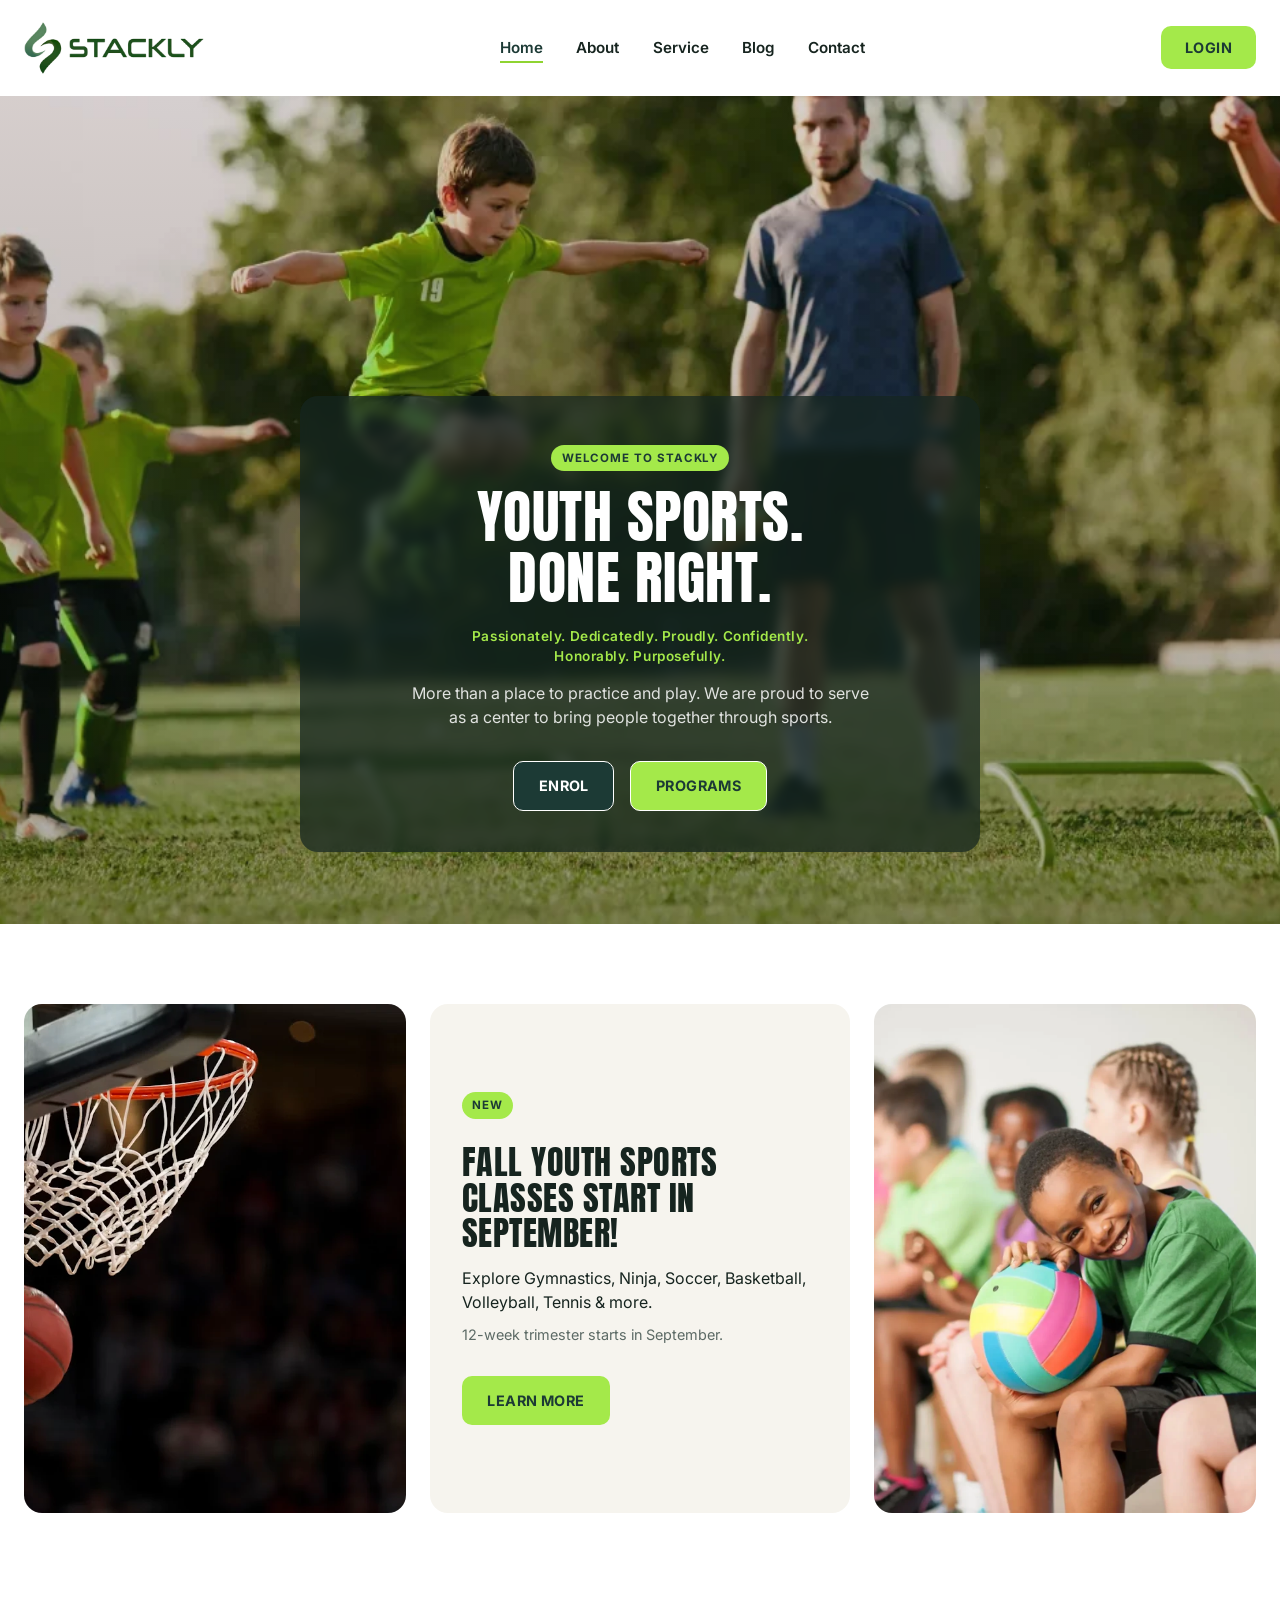
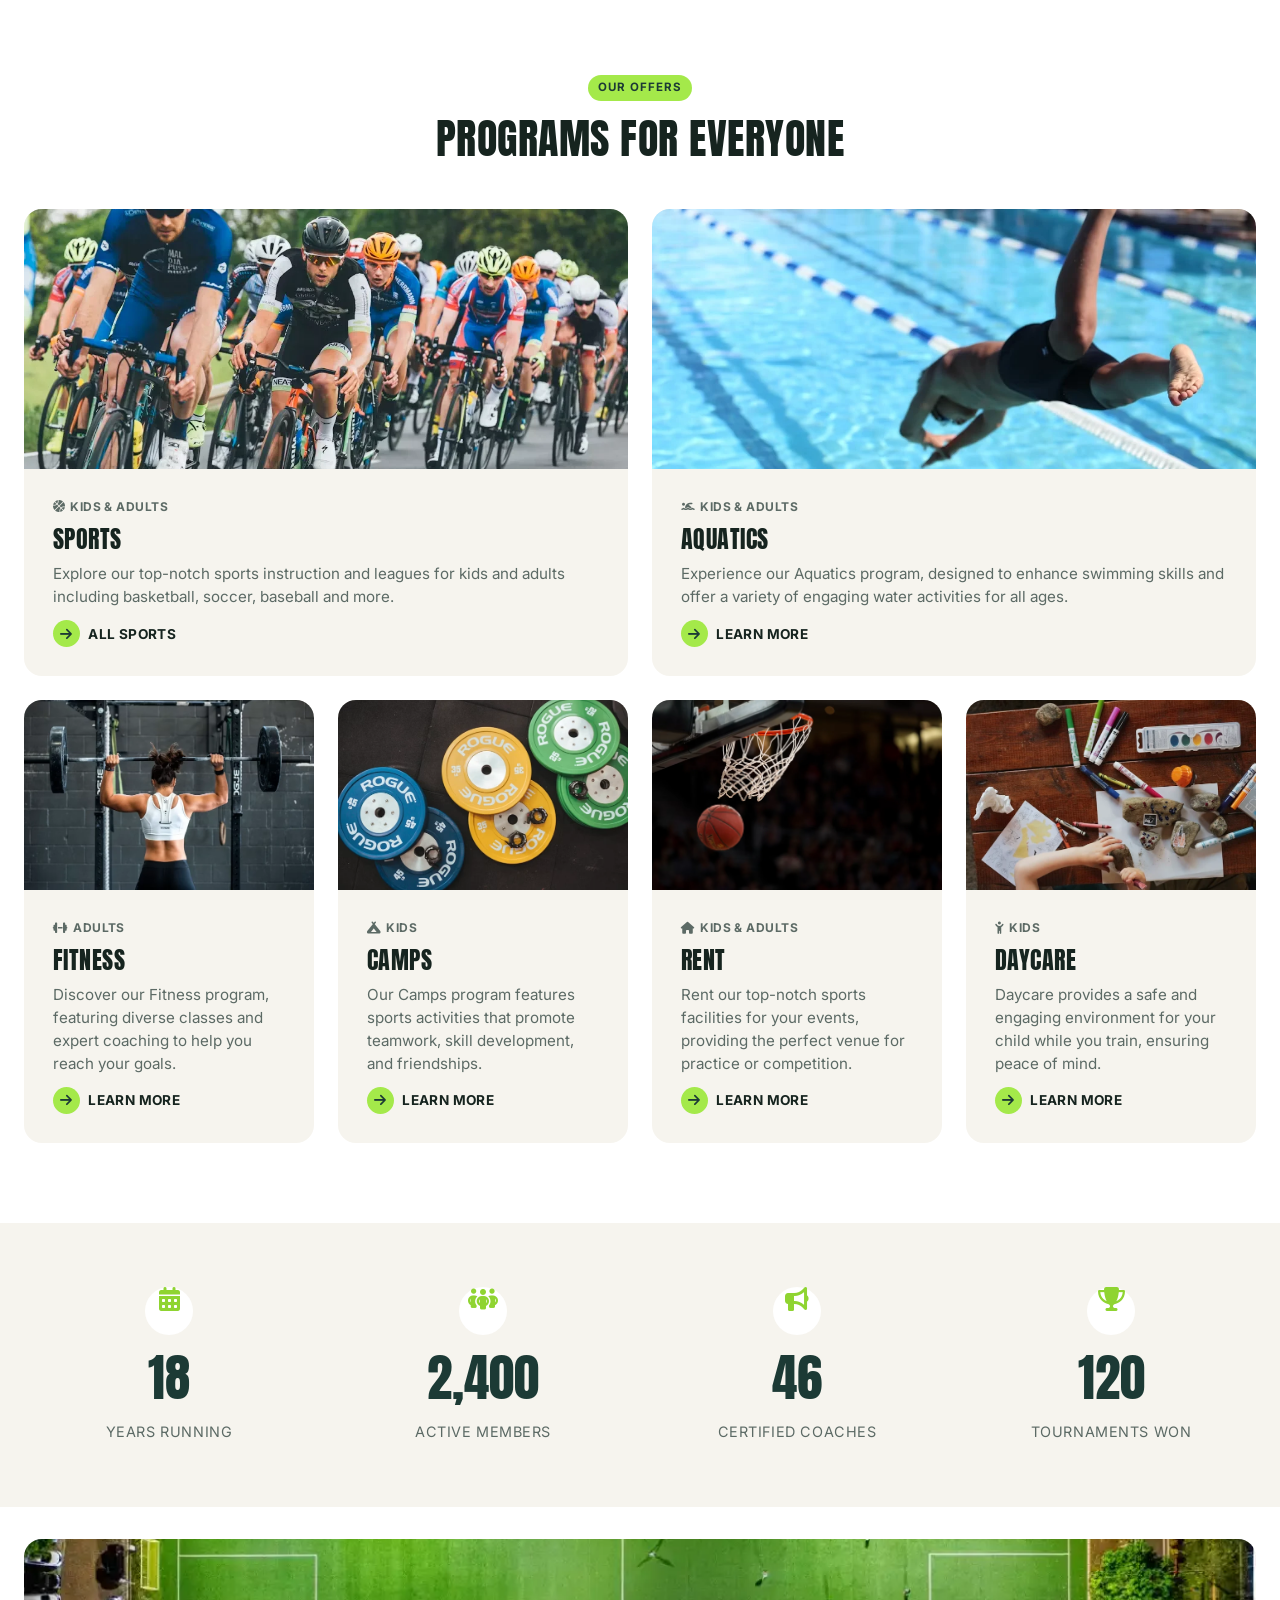
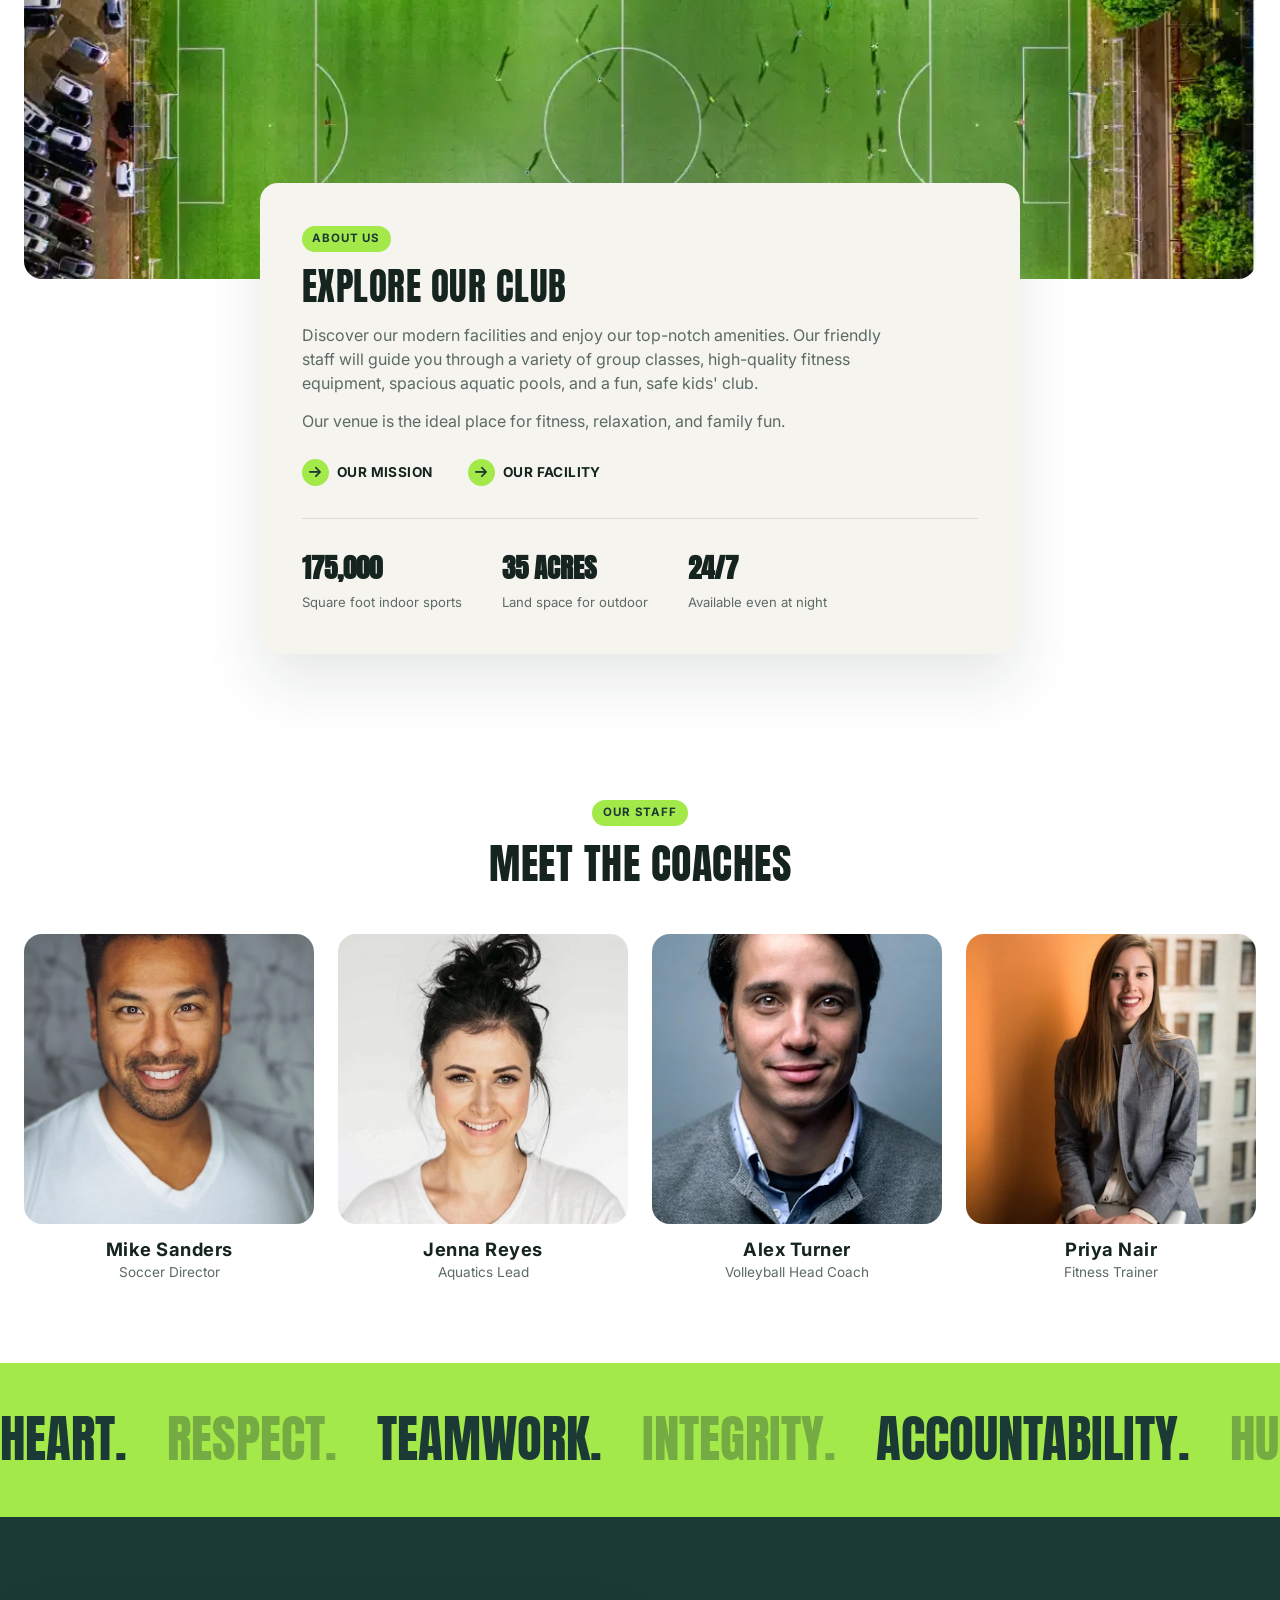
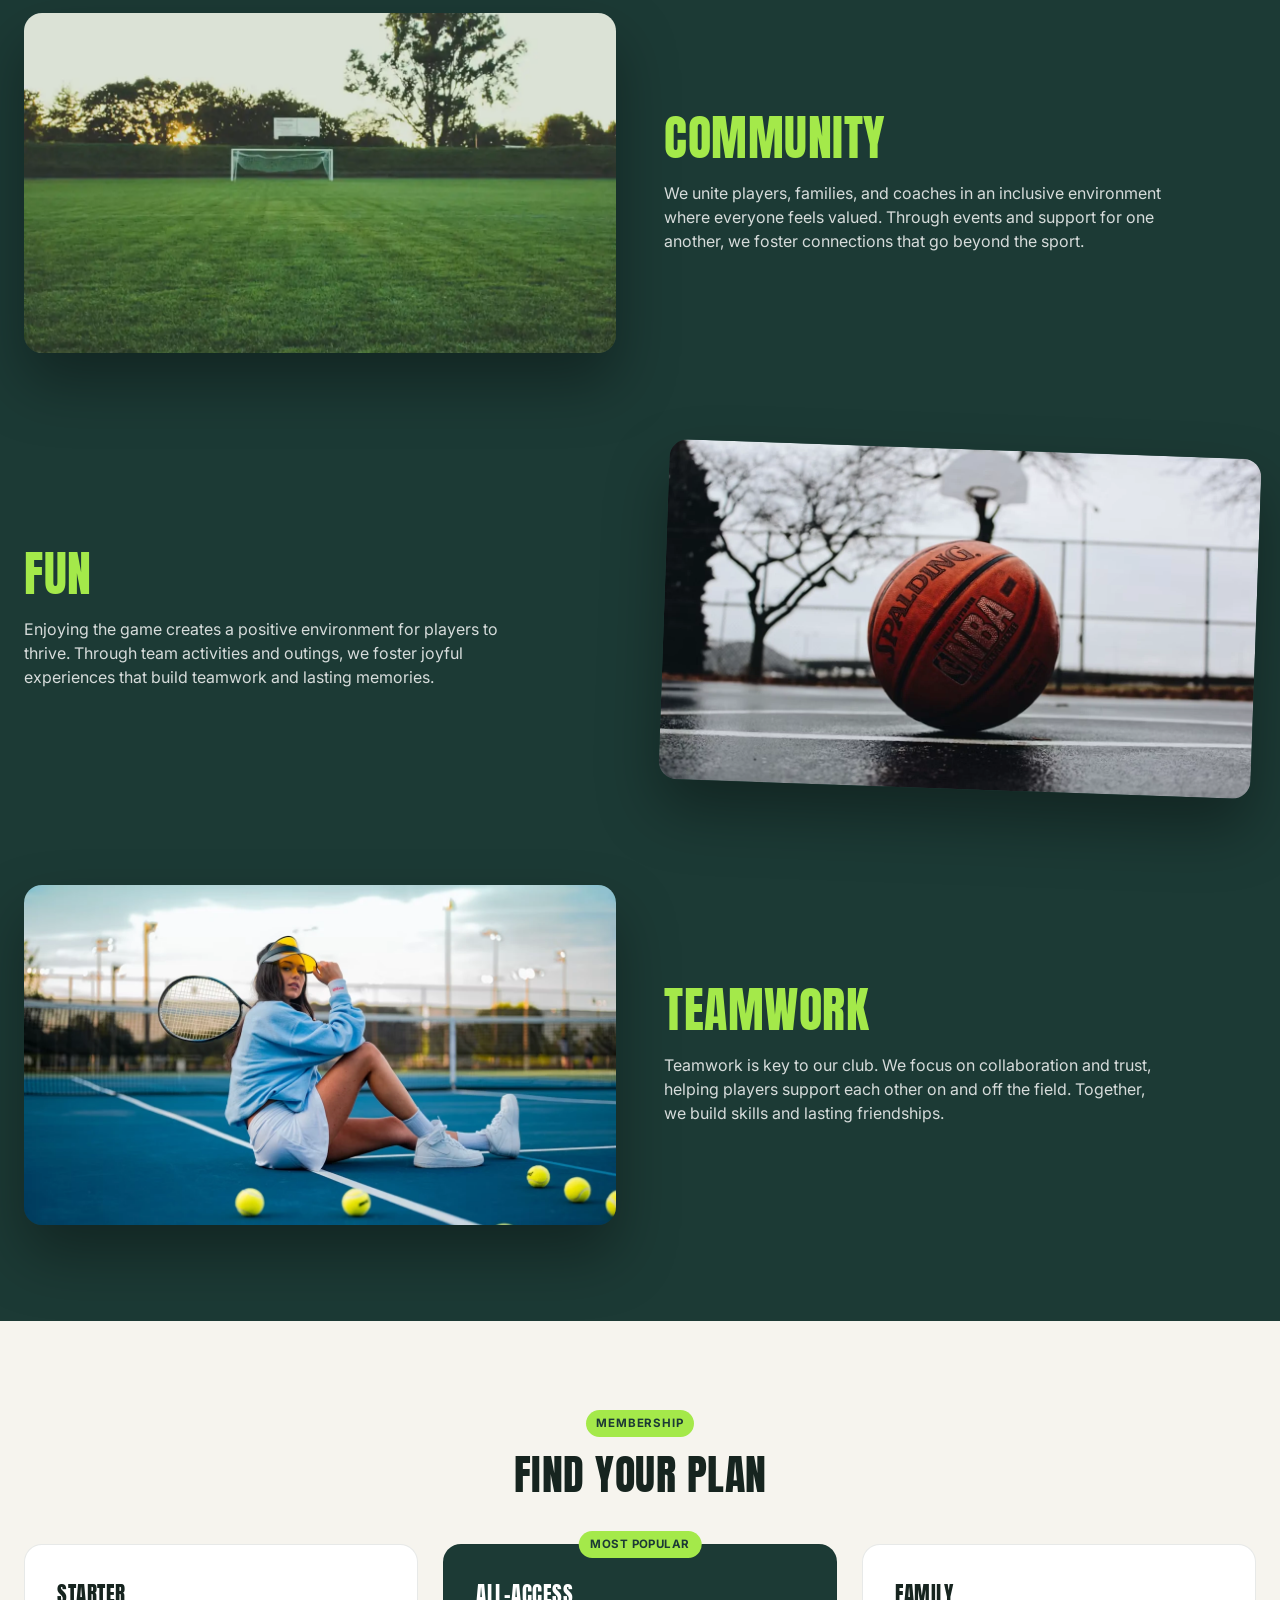
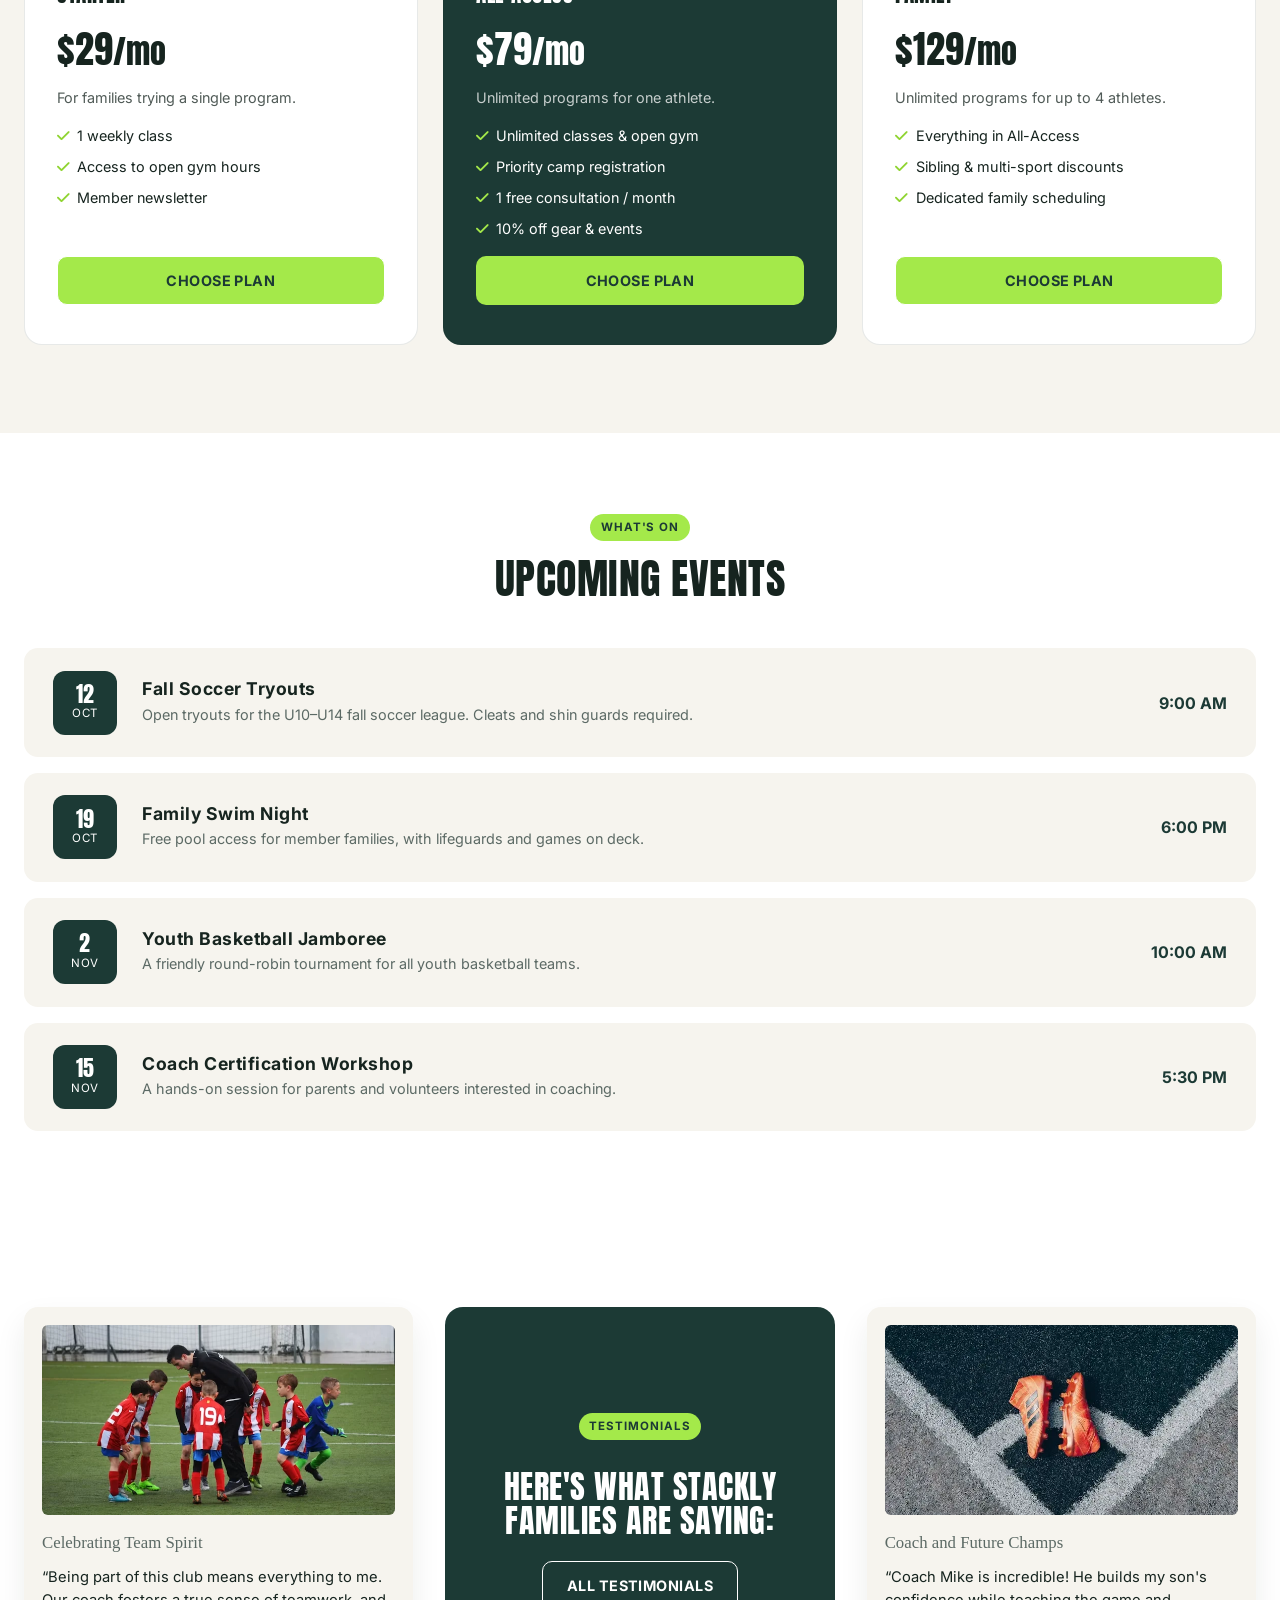
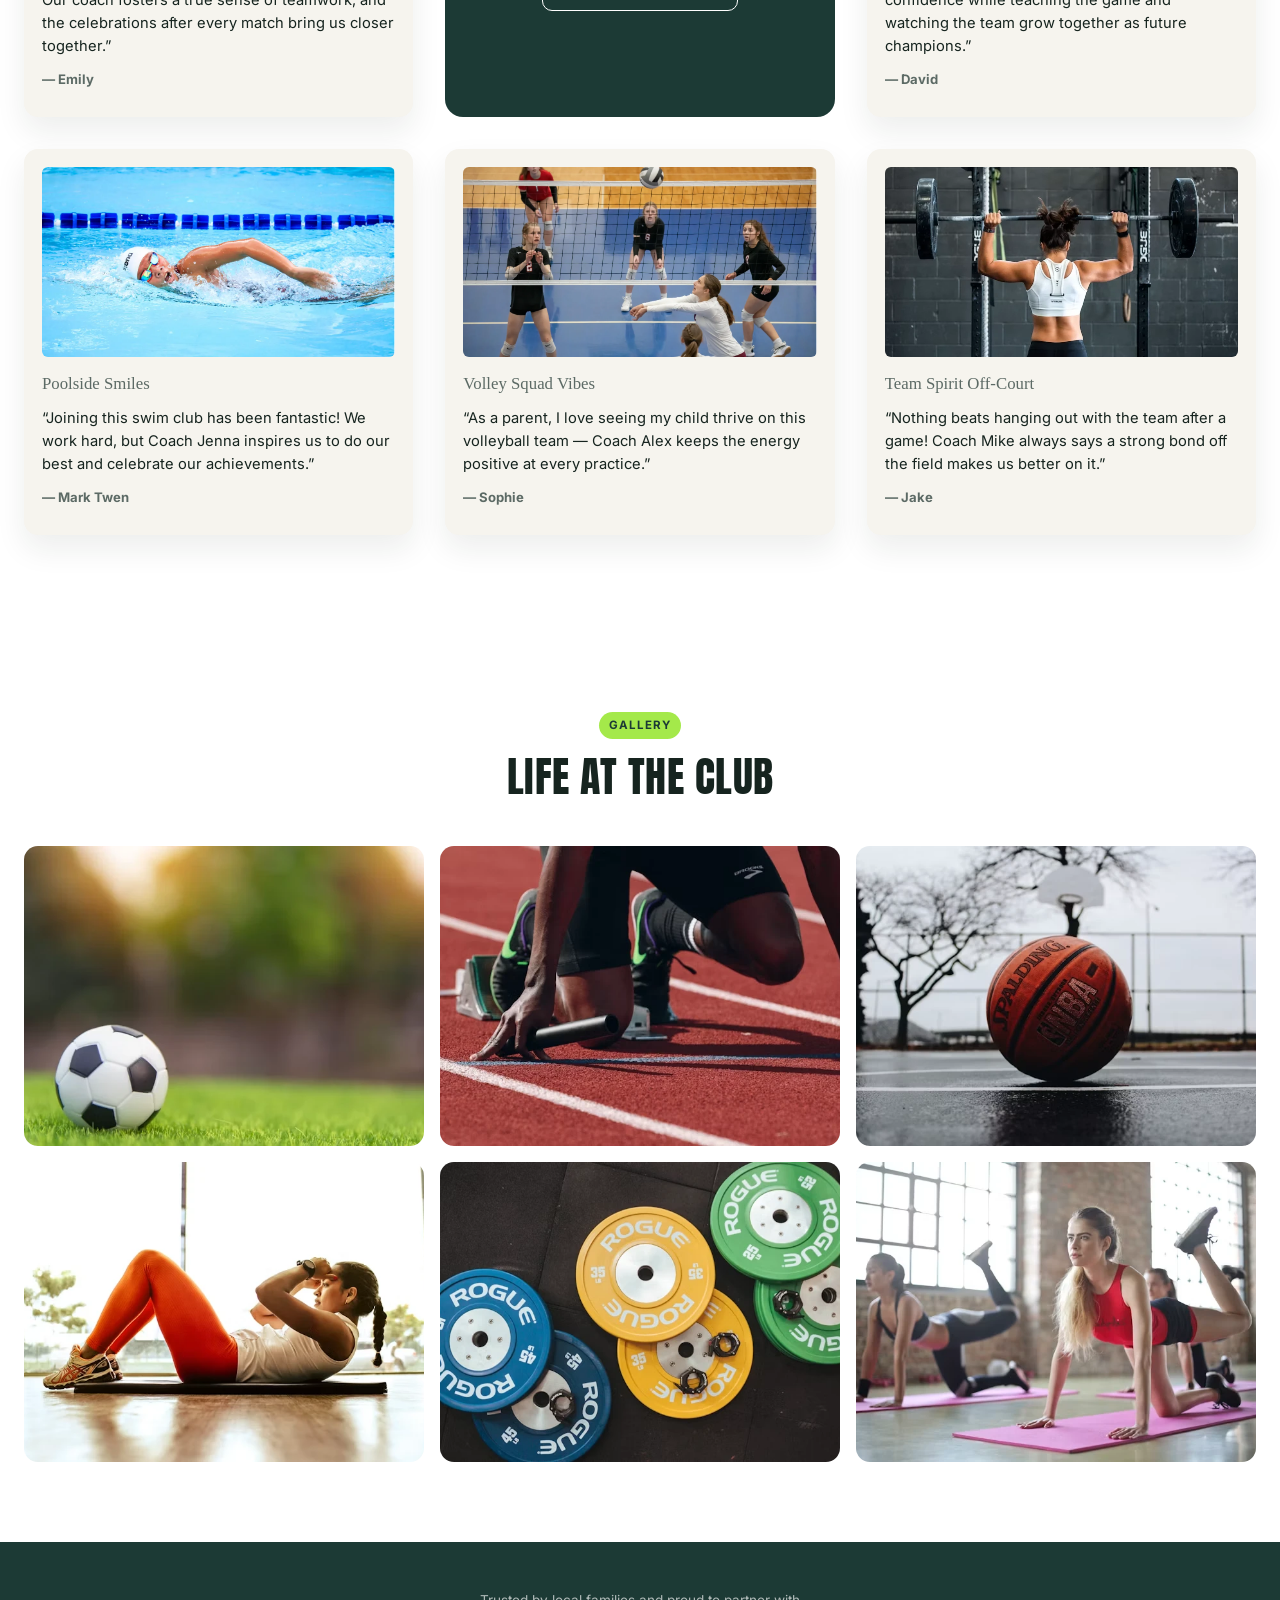
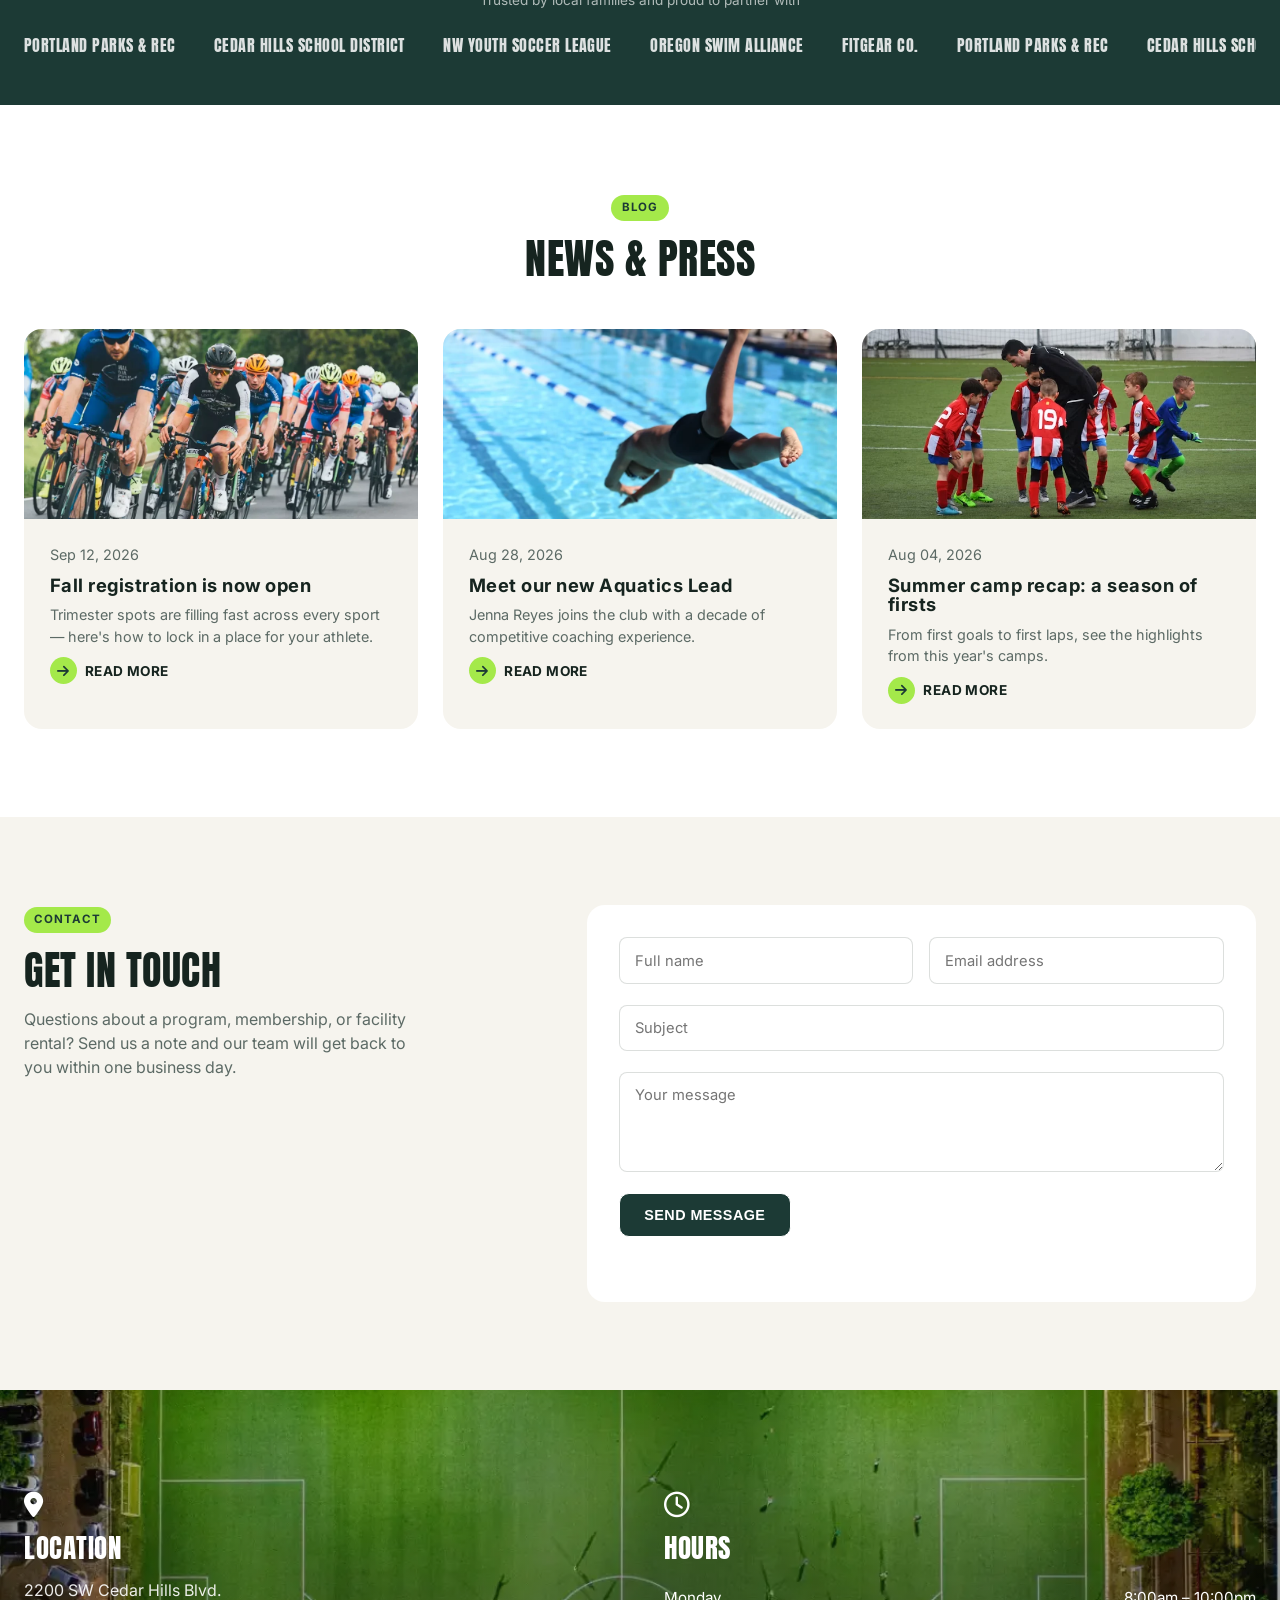
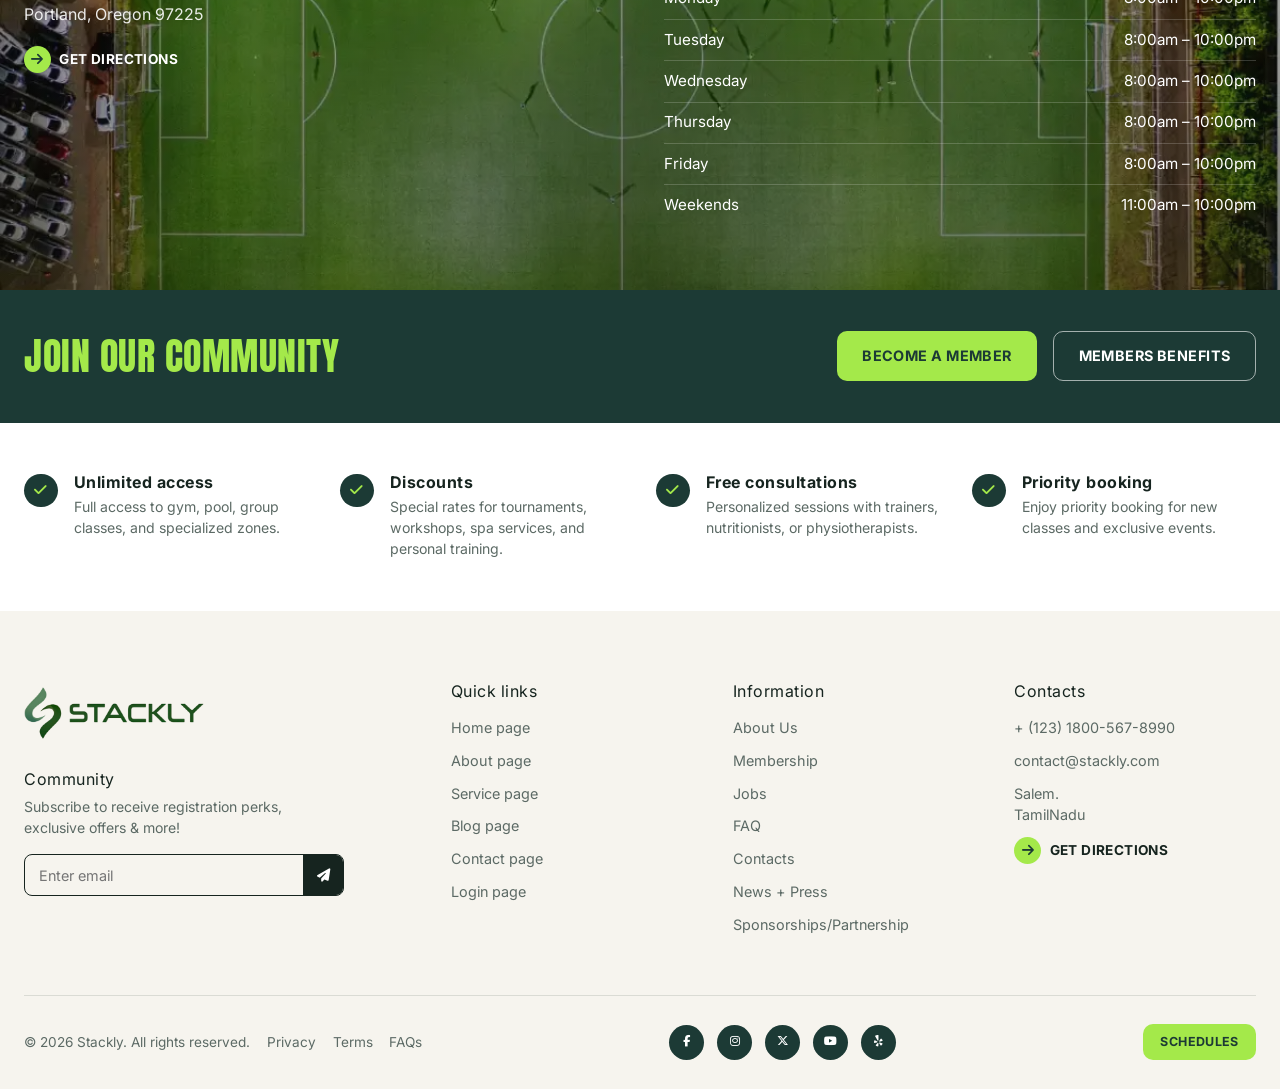
<file: index.html>
<!DOCTYPE html>
<html lang="en">
<head>
<meta charset="UTF-8">
<meta name="viewport" content="width=device-width, initial-scale=1.0">
<title>Stackly — Youth Sports. Done Right.</title>
<link rel="preconnect" href="https://fonts.googleapis.com">
<link rel="preconnect" href="https://fonts.gstatic.com" crossorigin>
<link href="https://fonts.googleapis.com/css2?family=Anton&family=Inter:wght@400;500;600;700&display=swap" rel="stylesheet">
<link rel="stylesheet" href="https://cdnjs.cloudflare.com/ajax/libs/font-awesome/6.5.2/css/all.min.css" integrity="sha512-Evv84Mr4kqVGRNSgIGL/F/aIDqQb7xQ2vcrdIwxfjThSH8CSR7PBEakCr51Ck+w+/U6swU2Im1vVX0SVk9ABhg==" crossorigin="anonymous" referrerpolicy="no-referrer">
<link rel="stylesheet" href="styles.css">
<link rel="stylesheet" href="https://cdnjs.cloudflare.com/ajax/libs/font-awesome/6.7.2/css/all.min.css">
</head>
<body>

<div class="scroll-progress" id="scrollProgress"></div>

<!-- ===== HEADER ===== -->
<header class="site-header" id="siteHeader">
  <div class="header-inner">
    <a href="./index.html" class="logo">
      <img src="./logo/Untitled design (7)-compressed.webp" alt="">
    </a>

    <nav class="main-nav" id="mainNav">
      <ul>
        <li><a href="./index.html" class="nav-link active">Home</a></li>
        <li><a href="./about.html" class="nav-link">About</a></li>
        <li><a href="./service.html" class="nav-link">Service</a></li>
        <li><a href="./blog.html" class="nav-link">Blog</a></li>
        <li><a href="./contact.html" class="nav-link">Contact</a></li>
      </ul>
    </nav>

    <div class="header-actions">
      <a href="./login.html" class="btn btn-login">Login</a>
      <button class="hamburger" id="hamburger" aria-label="Toggle menu" aria-expanded="false">
        <span></span><span></span><span></span>
      </button>
    </div>
  </div>
</header>

<!-- ===== HERO ===== -->
<section class="hero" id="home">
  <div class="hero-media">
    <img src="./image/GettyImages-1716935160-compressed-compressed-compressed.webp" alt="Kids playing soccer">
  </div>
  <div class="hero-card reveal" data-reveal>
    <span class="tag">Welcome to Stackly</span>
    <h1>Youth Sports.<br>Done <span id="heroText">Right. </span> </h1>
    <p class="hero-descriptors">Passionately. Dedicatedly. Proudly. Confidently. Honorably. Purposefully.</p>
    <p>More than a place to practice and play. We are proud to serve as a
      center to bring people together through sports.</p>
    <div class="hero-buttons">
      <a href="#service" class="btn btn-dark">Enrol</a>
      <a href="#service" class="btn btn-outline">Programs</a>
    </div>
  </div>
</section>

<!-- ===== PROMO STRIP ===== -->
<section class="promo">
  <div class="promo-grid">
    <figure class="promo-img reveal" data-reveal>
      <img src="./image/photo-1546519638-68e109498ffc-compressed.webp" alt="Indoor sports court">
    </figure>
    <div class="promo-copy reveal" data-reveal>
      <span class="tag tag-light">New</span>
      <h2>Fall youth sports<br>classes start in<br>September!</h2>
      <p>Explore Gymnastics, Ninja, Soccer, Basketball, Volleyball, Tennis
        &amp; more.</p>
      <p class="fine">12-week trimester starts in September.</p>
      <a href="./service.html" class="btn btn-lime">Learn more</a>
    </div>
    <figure class="promo-img reveal" data-reveal>
      <img src="./image/GettyImages-601922130-1-compressed-compressed.webp" alt="Kids with a volleyball">
    </figure>
  </div>
</section>

<!-- ===== SERVICE / PROGRAMS ===== -->
<section class="programs" id="service">
  <div class="section-head reveal" data-reveal>
    <span class="tag tag-light">Our offers</span>
    <h2>Programs for everyone</h2>
  </div>

  <div class="programs-grid">
    <article class="program-card program-large reveal" data-reveal>
      <img src="./image/photo-1517649763962-0c623066013b-compressed-compressed.webp" alt="Woman playing basketball">
      <div class="program-body">
        <span class="chip"><i class="fa-solid fa-basketball"></i> Kids &amp; Adults</span>
        <h3>Sports</h3>
        <p>Explore our top-notch sports instruction and leagues for kids
          and adults including basketball, soccer, baseball and more.</p>
        <a href="./service.html" class="link-arrow">All sports</a>
      </div>
    </article>

    <article class="program-card program-large reveal" data-reveal>
      <img src="./image/photo-1600965962361-9035dbfd1c50-compressed.webp" alt="Boy swimming">
      <div class="program-body">
        <span class="chip"><i class="fa-solid fa-person-swimming"></i> Kids &amp; Adults</span>
        <h3>Aquatics</h3>
        <p>Experience our Aquatics program, designed to enhance swimming
          skills and offer a variety of engaging water activities for all ages.</p>
        <a href="./service.html" class="link-arrow">Learn more</a>
      </div>
    </article>

    <article class="program-card reveal" data-reveal>
      <img src="./image/photo-1541534741688-6078c6bfb5c5-compressed.webp" alt="Fitness coaching">
      <div class="program-body">
        <span class="chip"><i class="fa-solid fa-dumbbell"></i> Adults</span>
        <h3>Fitness</h3>
        <p>Discover our Fitness program, featuring diverse classes and
          expert coaching to help you reach your goals.</p>
        <a href="./service.html" class="link-arrow">Learn more</a>
      </div>
    </article>

    <article class="program-card reveal" data-reveal>
      <img src="./image/photo-1526401485004-46910ecc8e51 (1)-compressed.webp" alt="Kids sack race at camp" data-fallback-icon="fa-campground">
      <div class="program-body">
        <span class="chip"><i class="fa-solid fa-campground"></i> Kids</span>
        <h3>Camps</h3>
        <p>Our Camps program features sports activities that promote
          teamwork, skill development, and friendships.</p>
        <a href="./service.html" class="link-arrow">Learn more</a>
      </div>
    </article>

    <article class="program-card reveal" data-reveal>
      <img src="./image/photo-1546519638-68e109498ffc-compressed.webp" alt="Indoor gym court">
      <div class="program-body">
        <span class="chip"><i class="fa-solid fa-house"></i> Kids &amp; Adults</span>
        <h3>Rent</h3>
        <p>Rent our top-notch sports facilities for your events, providing
          the perfect venue for practice or competition.</p>
        <a href="./service.html" class="link-arrow">Learn more</a>
      </div>
    </article>

    <article class="program-card reveal" data-reveal>
      <img src="./image/photo-1596464716127-f2a82984de30-compressed.webp" alt="Kids indoor play area">
      <div class="program-body">
        <span class="chip"><i class="fa-solid fa-child-reaching"></i> Kids</span>
        <h3>Daycare</h3>
        <p>Daycare provides a safe and engaging environment for your
          child while you train, ensuring peace of mind.</p>
        <a href="./service.html" class="link-arrow">Learn more</a>
      </div>
    </article>
  </div>
</section>

<!-- ===== ACHIEVEMENTS ===== -->
<section class="achievements">
  <div class="achievements-grid">
    <div class="achieve reveal" data-reveal>
      <i class="fa-solid fa-calendar-days achieve-icon"></i>
      <strong data-count="18">0</strong>
      <span>Years running</span>
    </div>
    <div class="achieve reveal" data-reveal>
      <i class="fa-solid fa-people-group achieve-icon"></i>
      <strong data-count="2400">0</strong>
      <span>Active members</span>
    </div>
    <div class="achieve reveal" data-reveal>
      <i class="fa-solid fa-bullhorn achieve-icon"></i>
      <strong data-count="46">0</strong>
      <span>Certified coaches</span>
    </div>
    <div class="achieve reveal" data-reveal>
      <i class="fa-solid fa-trophy achieve-icon"></i>
      <strong data-count="120">0</strong>
      <span>Tournaments won</span>
    </div>
  </div>
</section>

<!-- ===== ABOUT / EXPLORE CLUB ===== -->
<section class="explore" id="about">
  <div class="explore-media">
    <img src="./image/Untitled design-compressed-compressed.webp" alt="Aerial view of sports courts">
  </div>

  <div class="explore-card reveal" data-reveal>
    <span class="tag tag-light">About us</span>
    <h2>Explore our club</h2>
    <p>Discover our modern facilities and enjoy our top-notch amenities.
      Our friendly staff will guide you through a variety of group
      classes, high-quality fitness equipment, spacious aquatic pools,
      and a fun, safe kids' club.</p>
    <p>Our venue is the ideal place for fitness, relaxation, and family fun.</p>

    <div class="explore-links">
      <a href="./404.html" class="link-arrow">Our mission</a>
      <a href="./404.html" class="link-arrow">Our facility</a>
    </div>

    <div class="stats">
      <div class="stat">
        <strong>175,000</strong>
        <span>Square foot indoor sports</span>
      </div>
      <div class="stat">
        <strong>35 acres</strong>
        <span>Land space for outdoor</span>
      </div>
      <div class="stat">
        <strong>24/7</strong>
        <span>Available even at night</span>
      </div>
    </div>
  </div>
</section>

<!-- ===== COACHES ===== -->
<section class="coaches">
  <div class="section-head reveal" data-reveal>
    <span class="tag tag-light">Our staff</span>
    <h2>Meet the coaches</h2>
  </div>
  <div class="coaches-grid">
    <article class="coach-card reveal" data-reveal>
      <img src="./persons/image7-compressed.webp" alt="Coach Mike, soccer director" data-fallback-icon="fa-futbol">
      <h3>Mike Sanders</h3>
      <span>Soccer Director</span>
    </article>
    <article class="coach-card reveal" data-reveal>
      <img src="./persons/image8-compressed.webp" alt="Coach Jenna, aquatics lead" data-fallback-icon="fa-person-swimming">
      <h3>Jenna Reyes</h3>
      <span>Aquatics Lead</span>
    </article>
    <article class="coach-card reveal" data-reveal>
      <img src="./persons/image9-compressed.webp" alt="Coach Alex, volleyball head" data-fallback-icon="fa-volleyball">
      <h3>Alex Turner</h3>
      <span>Volleyball Head Coach</span>
    </article>
    <article class="coach-card reveal" data-reveal>
      <img src="./persons/image10-compressed.webp" alt="Coach Priya, fitness trainer" data-fallback-icon="fa-dumbbell">
      <h3>Priya Nair</h3>
      <span>Fitness Trainer</span>
    </article>
  </div>
</section>

<!-- ===== VALUES MARQUEE ===== -->
<section class="values">
  <div class="marquee">
    <div class="marquee-track">
      <span>Heart.</span><span class="dim">Respect.</span><span>Teamwork.</span><span class="dim">Integrity.</span><span>Accountability.</span><span class="dim">Humility.</span><span>Spirit.</span><span class="dim">Self-Belief.</span>
      <span>Heart.</span><span class="dim">Respect.</span><span>Teamwork.</span><span class="dim">Integrity.</span><span>Accountability.</span><span class="dim">Humility.</span><span>Spirit.</span><span class="dim">Self-Belief.</span>
    </div>
  </div>
</section>

<!-- ===== COMMUNITY / FUN / TEAMWORK ===== -->
<section class="pillars">
  <div class="pillar">
    <figure class="pillar-img reveal" data-reveal="left">
      <img src="./image/photo-1543351611-58f69d7c1781-compressed.webp" alt="Friends huddled together on a court">
    </figure>
    <div class="pillar-copy reveal" data-reveal="right">
      <h2>Community</h2>
      <p>We unite players, families, and coaches in an inclusive
        environment where everyone feels valued. Through events and
        support for one another, we foster connections that go beyond
        the sport.</p>
    </div>
  </div>

  <div class="pillar pillar-reverse">
    <figure class="pillar-img reveal" data-reveal="right">
      <img src="./image/photo-1519861531473-9200262188bf-compressed.webp" alt="Basketball team laughing together">
    </figure>
    <div class="pillar-copy reveal" data-reveal="left">
      <h2>Fun</h2>
      <p>Enjoying the game creates a positive environment for players to
        thrive. Through team activities and outings, we foster joyful
        experiences that build teamwork and lasting memories.</p>
    </div>
  </div>

  <div class="pillar">
    <figure class="pillar-img reveal" data-reveal="left">
      <img src="./image/photo-1595435934249-5df7ed86e1c0-compressed.webp" alt="Adults playing pickleball together">
    </figure>
    <div class="pillar-copy reveal" data-reveal="right">
      <h2>Teamwork</h2>
      <p>Teamwork is key to our club. We focus on collaboration and
        trust, helping players support each other on and off the field.
        Together, we build skills and lasting friendships.</p>
    </div>
  </div>
</section>

<!-- ===== TESTIMONIALS / BLOG ===== -->
<section class="pricing">
  <div class="section-head reveal" data-reveal>
    <span class="tag tag-light">Membership</span>
    <h2>Find your plan</h2>
  </div>
  <div class="pricing-grid">
    <article class="price-card reveal" data-reveal="zoom">
      <h3>Starter</h3>
      <p class="price"><span>$29</span>/mo</p>
      <p class="price-desc">For families trying a single program.</p>
      <ul>
        <li>1 weekly class</li>
        <li>Access to open gym hours</li>
        <li>Member newsletter</li>
      </ul>
      <a href="./login.html" class="btn btn-outline">Choose plan</a>
    </article>
    <article class="price-card price-featured reveal" data-reveal>
      <span class="price-badge">Most popular</span>
      <h3>All-Access</h3>
      <p class="price"><span>$79</span>/mo</p>
      <p class="price-desc">Unlimited programs for one athlete.</p>
      <ul>
        <li>Unlimited classes &amp; open gym</li>
        <li>Priority camp registration</li>
        <li>1 free consultation / month</li>
        <li>10% off gear &amp; events</li>
      </ul>
      <a href="./login.html" class="btn btn-lime">Choose plan</a>
    </article>
    <article class="price-card reveal" data-reveal="zoom">
      <h3>Family</h3>
      <p class="price"><span>$129</span>/mo</p>
      <p class="price-desc">Unlimited programs for up to 4 athletes.</p>
      <ul>
        <li>Everything in All-Access</li>
        <li>Sibling &amp; multi-sport discounts</li>
        <li>Dedicated family scheduling</li>
      </ul>
      <a href="./login.html" class="btn btn-outline">Choose plan</a>
    </article>
  </div>
</section>

<!-- ===== UPCOMING EVENTS ===== -->
<section class="events">
  <div class="section-head reveal" data-reveal>
    <span class="tag tag-light">What's on</span>
    <h2>Upcoming events</h2>
  </div>
  <div class="events-list">
    <div class="event-row reveal" data-reveal>
      <div class="event-date"><strong>12</strong><span>Oct</span></div>
      <div class="event-body">
        <h3>Fall Soccer Tryouts</h3>
        <p>Open tryouts for the U10–U14 fall soccer league. Cleats and shin guards required.</p>
      </div>
      <span class="event-time">9:00 AM</span>
    </div>
    <div class="event-row reveal" data-reveal>
      <div class="event-date"><strong>19</strong><span>Oct</span></div>
      <div class="event-body">
        <h3>Family Swim Night</h3>
        <p>Free pool access for member families, with lifeguards and games on deck.</p>
      </div>
      <span class="event-time">6:00 PM</span>
    </div>
    <div class="event-row reveal" data-reveal>
      <div class="event-date"><strong>2</strong><span>Nov</span></div>
      <div class="event-body">
        <h3>Youth Basketball Jamboree</h3>
        <p>A friendly round-robin tournament for all youth basketball teams.</p>
      </div>
      <span class="event-time">10:00 AM</span>
    </div>
    <div class="event-row reveal" data-reveal>
      <div class="event-date"><strong>15</strong><span>Nov</span></div>
      <div class="event-body">
        <h3>Coach Certification Workshop</h3>
        <p>A hands-on session for parents and volunteers interested in coaching.</p>
      </div>
      <span class="event-time">5:30 PM</span>
    </div>
  </div>
</section>

<section class="testimonials" id="testimonials">
  <div class="testimonials-grid">

    <figure class="polaroid reveal" data-reveal>
      <img src="./image/photo-1526232761682-d26e03ac148e-compressed.webp" alt="Kids celebrating team spirit">
      <figcaption>Celebrating Team Spirit</figcaption>
      <blockquote>“Being part of this club means everything to me. Our
        coach fosters a true sense of teamwork, and the celebrations
        after every match bring us closer together.”
        <cite>— Emily</cite></blockquote>
    </figure>

    <div class="testimonials-heading reveal" data-reveal>
      <span class="tag tag-light">Testimonials</span>
      <h2>Here's what Stackly families are saying:</h2>
      <a href="./404.html" class="btn btn-dark">All testimonials</a>
    </div>

    <figure class="polaroid reveal" data-reveal>
      <img src="./image/photo-1529900748604-07564a03e7a6-compressed-compressed.webp" alt="Coach with future champions">
      <figcaption>Coach and Future Champs</figcaption>
      <blockquote>“Coach Mike is incredible! He builds my son's
        confidence while teaching the game and watching the team grow
        together as future champions.”
        <cite>— David</cite></blockquote>
    </figure>

    <figure class="polaroid reveal" data-reveal>
      <img src="./image/Untitled design (1)-compressed.webp" alt="Swimmers by the pool">
      <figcaption>Poolside Smiles</figcaption>
      <blockquote>“Joining this swim club has been fantastic! We work
        hard, but Coach Jenna inspires us to do our best and celebrate
        our achievements.”
        <cite>— Mark Twen</cite></blockquote>
    </figure>

    <figure class="polaroid reveal" data-reveal>
      <img src="./image/Untitled design (2)-compressed.webp" alt="Volleyball team in the gym">
      <figcaption>Volley Squad Vibes</figcaption>
      <blockquote>“As a parent, I love seeing my child thrive on this
        volleyball team — Coach Alex keeps the energy positive at every
        practice.”
        <cite>— Sophie</cite></blockquote>
    </figure>

    <figure class="polaroid reveal" data-reveal>
      <img src="./image/photo-1541534741688-6078c6bfb5c5-compressed.webp" alt="Team celebrating together">
      <figcaption>Team Spirit Off-Court</figcaption>
      <blockquote>“Nothing beats hanging out with the team after a game!
        Coach Mike always says a strong bond off the field makes us
        better on it.”
        <cite>— Jake</cite></blockquote>
    </figure>
  </div>
</section>

<!-- ===== GALLERY ===== -->
<section class="gallery">
  <div class="section-head reveal" data-reveal>
    <span class="tag tag-light">Gallery</span>
    <h2>Life at the club</h2>
  </div>
  <div class="gallery-grid">
    <figure class="gallery-item reveal" data-reveal><img src="./image/photo-1552667466-07770ae110d0-compressed.webp" alt="Kids running on a field" data-fallback-icon="fa-person-running"></figure>
    <figure class="gallery-item reveal" data-reveal><img src="./image/photo-1461896836934-ffe607ba8211-compressed.webp" alt="Basketball practice" data-fallback-icon="fa-basketball"></figure>
    <figure class="gallery-item reveal" data-reveal><img src="./image/photo-1519861531473-9200262188bf (1)-compressed.webp" alt="Team laughing together" data-fallback-icon="fa-people-group"></figure>
    <figure class="gallery-item reveal" data-reveal><img src="./image/photo-1571019613454-1cb2f99b2d8b-compressed.webp" alt="Swim lesson" data-fallback-icon="fa-person-swimming"></figure>
    <figure class="gallery-item reveal" data-reveal><img src="./image/photo-1526401485004-46910ecc8e51 (1)-compressed.webp" alt="Kids camp activity" data-fallback-icon="fa-campground"></figure>
    <figure class="gallery-item reveal" data-reveal><img src="./image/photo-1518611012118-696072aa579a-compressed.webp" alt="Fitness class" data-fallback-icon="fa-dumbbell"></figure>
  </div>
</section>

<!-- ===== PARTNERS ===== -->
<section class="partners">
  <p class="partners-label reveal" data-reveal>Trusted by local families and proud to partner with</p>
  <div class="partners-track-wrap reveal" data-reveal>
    <div class="partners-row">
      <span>Portland Parks &amp; Rec</span>
      <span>Cedar Hills School District</span>
      <span>NW Youth Soccer League</span>
      <span>Oregon Swim Alliance</span>
      <span>FitGear Co.</span>
      <span>Portland Parks &amp; Rec</span>
      <span>Cedar Hills School District</span>
      <span>NW Youth Soccer League</span>
      <span>Oregon Swim Alliance</span>
      <span>FitGear Co.</span>
    </div>
  </div>
</section>

<!-- ===== NEWS / BLOG ===== -->
<section class="news" id="blog">
  <div class="section-head reveal" data-reveal>
    <span class="tag tag-light">Blog</span>
    <h2>News &amp; press</h2>
  </div>
  <div class="news-grid">
    <article class="news-card reveal" data-reveal>
      <img src="./image/photo-1517649763962-0c623066013b-compressed-compressed.webp" alt="Kids training on the court" data-fallback-icon="fa-basketball">
      <div class="news-body">
        <span class="fine">Sep 12, 2026</span>
        <h3>Fall registration is now open</h3>
        <p>Trimester spots are filling fast across every sport — here's how to lock in a place for your athlete.</p>
        <a href="./blog.html" class="link-arrow">Read more</a>
      </div>
    </article>
    <article class="news-card reveal" data-reveal>
      <img src="./image/photo-1600965962361-9035dbfd1c50-compressed.webp" alt="Swimmer in the pool" data-fallback-icon="fa-person-swimming">
      <div class="news-body">
        <span class="fine">Aug 28, 2026</span>
        <h3>Meet our new Aquatics Lead</h3>
        <p>Jenna Reyes joins the club with a decade of competitive coaching experience.</p>
        <a href="./blog.html" class="link-arrow">Read more</a>
      </div>
    </article>
    <article class="news-card reveal" data-reveal>
      <img src="./image/photo-1526232761682-d26e03ac148e-compressed.webp" alt="Kids at summer camp" data-fallback-icon="fa-campground">
      <div class="news-body">
        <span class="fine">Aug 04, 2026</span>
        <h3>Summer camp recap: a season of firsts</h3>
        <p>From first goals to first laps, see the highlights from this year's camps.</p>
        <a href="./blog.html" class="link-arrow">Read more</a>
      </div>
    </article>
  </div>
</section>

<!-- ===== CONTACT FORM ===== -->
<section class="get-in-touch" id="contact">
  <div class="touch-grid">
    <div class="touch-copy reveal" data-reveal>
      <span class="tag tag-light">Contact</span>
      <h2>Get in touch</h2>
      <p>Questions about a program, membership, or facility rental? Send us
        a note and our team will get back to you within one business day.</p>
    </div>
    <form class="touch-form reveal" data-reveal id="contactForm">
      <div class="form-row">
        <div class="input-containers">
          <input type="text" placeholder="Full name"  aria-label="Full name" id="FullName">
          <small class="error" style="margin-left: 10px;"></small>
        </div>
        <div class="input-containers">
          <input type="email" placeholder="Email address"  aria-label="Email address" id="Email">
          <small class="error" style="margin-left: 10px;"></small>
        </div>
      </div>
      <div class="input-containers">
        <input type="text" placeholder="Subject" aria-label="Subject" id="Subject">
                  <small class="error" style="margin-left: 10px;"></small>
      </div>
      <div class="input-containers">
        <textarea rows="4" placeholder="Your message"  aria-label="Your message" id="textArea" maxlength="300"></textarea>
        <small class="error" style="margin-left: 10px;"></small>
      </div>
      <button type="submit" class="btn btn-dark">Send message</button>
      <p class="form-note" id="contactFormNote" aria-live="polite"></p>
    </form>
  </div>
</section>

<!-- ===== LOCATION / HOURS ===== -->
<section class="location" id="location">
  <div class="location-media">
    <img src="./image/Untitled design-compressed-compressed.webp" alt="Clay tennis court">
  </div>
  <div class="location-grid">
    <div class="location-block reveal" data-reveal>
      <span class="icon-pin"><i class="fa-solid fa-location-dot"></i></span>
      <h3>Location</h3>
      <p>2200 SW Cedar Hills Blvd.<br>Portland, Oregon 97225</p>
      <a href="./contact.html" class="link-arrow link-arrow-light">Get directions</a>
    </div>
    <div class="location-block reveal" data-reveal>
      <span class="icon-pin"><i class="fa-regular fa-clock"></i></span>
      <h3>Hours</h3>
      <ul class="hours-list">
        <li><span>Monday</span><span>8:00am – 10:00pm</span></li>
        <li><span>Tuesday</span><span>8:00am – 10:00pm</span></li>
        <li><span>Wednesday</span><span>8:00am – 10:00pm</span></li>
        <li><span>Thursday</span><span>8:00am – 10:00pm</span></li>
        <li><span>Friday</span><span>8:00am – 10:00pm</span></li>
        <li><span>Weekends</span><span>11:00am – 10:00pm</span></li>
      </ul>
    </div>
  </div>
</section>

<!-- ===== JOIN COMMUNITY CTA ===== -->
<section class="join">
  <div class="join-bar">
    <h2>Join our community</h2>
    <div class="join-buttons">
      <a href="./login.html" class="btn btn-lime">Become a member</a>
      <a href="./service.html" class="btn btn-outline-light">Members benefits</a>
    </div>
  </div>
  <div class="perks">
    <div class="perk reveal" data-reveal>
      <span class="check"><i class="fa-solid fa-check"></i></span>
      <div>
        <h4>Unlimited access</h4>
        <p>Full access to gym, pool, group classes, and specialized zones.</p>
      </div>
    </div>
    <div class="perk reveal" data-reveal>
      <span class="check"><i class="fa-solid fa-check"></i></span>
      <div>
        <h4>Discounts</h4>
        <p>Special rates for tournaments, workshops, spa services, and personal training.</p>
      </div>
    </div>
    <div class="perk reveal" data-reveal>
      <span class="check"><i class="fa-solid fa-check"></i></span>
      <div>
        <h4>Free consultations</h4>
        <p>Personalized sessions with trainers, nutritionists, or physiotherapists.</p>
      </div>
    </div>
    <div class="perk reveal" data-reveal>
      <span class="check"><i class="fa-solid fa-check"></i></span>
      <div>
        <h4>Priority booking</h4>
        <p>Enjoy priority booking for new classes and exclusive events.</p>
      </div>
    </div>
  </div>
</section>

<!-- ===== FOOTER ===== -->
<footer class="site-footer">
  <div class="footer-top">
    <div class="footer-brand">
      <a href="./index.html" class="logo">
      <img src="./logo/Untitled design (7)-compressed.webp" alt="">
    </a>


      <div class="newsletter">
        <h4>Community</h4>
        <p>Subscribe to receive registration perks, exclusive offers &amp; more!</p>
        <form id="newsletterForm">
          <input type="email" placeholder="Enter email" required aria-label="Email address">
          <button type="submit" aria-label="Subscribe"><i class="fa-solid fa-paper-plane"></i></button>
        </form>
      </div>
    </div>

    <div class="footer-col">
      <h4>Quick links</h4>
      <ul>
        <li><a href="./index.html">Home page</a></li>
        <li><a href="./about.html">About page</a></li>
        <li><a href="./service.html">Service page</a></li>
        <li><a href="./blog.html">Blog page</a></li>
        <li><a href="./contact.html">Contact page</a></li>
        <li><a href="./login.html">Login page</a></li>
      </ul>
    </div>

    <div class="footer-col">
      <h4>Information</h4>
      <ul>
        <li><a href="./about.html">About Us</a></li>
        <li><a href="./login.html">Membership</a></li>
        <li><a href="./404.html">Jobs</a></li>
        <li><a href="./404.html">FAQ</a></li>
        <li><a href="./contact.html">Contacts</a></li>
        <li><a href="./blog.html">News + Press</a></li>
        <li><a href="./404.html">Sponsorships/Partnership</a></li>
      </ul>
    </div>

    <div class="footer-col">
      <h4>Contacts</h4>
      <ul class="contact-list">
        <li>+ (123) 1800-567-8990</li>
        <li>contact@stackly.com</li>
        <li>Salem.<br>TamilNadu</li>
      </ul>
      <a href="./contact.html" class="link-arrow">Get directions</a>
    </div>
  </div>

  <div class="footer-bottom">
    <p>© 2026 Stackly. All rights reserved. <a href="./404.html">Privacy</a> <a href="./404.html">Terms</a> <a href="./404.html">FAQs</a></p>
    <div class="socials">
      <a href="./404.html" aria-label="Facebook"><i class="fa-brands fa-facebook-f"></i></a>
      <a href="./404.html" aria-label="Instagram"><i class="fa-brands fa-instagram"></i></a>
      <a href="./404.html" aria-label="X"><i class="fa-brands fa-x-twitter"></i></a>
      <a href="./404.html" aria-label="YouTube"><i class="fa-brands fa-youtube"></i></a>
      <a href="./404.html" aria-label="Yelp"><i class="fa-brands fa-yelp"></i></a>
    </div>
    <a href="./404.html" class="btn btn-lime btn-small">Schedules</a>
  </div>
</footer>

<button class="back-to-top" id="backToTop" aria-label="Back to top"><i class="fa-solid fa-arrow-up"></i></button>

<script src="script.js"></script>
<script>
  const contactForm  = document.getElementById("contactForm")

  if(contactForm) {

    contactForm.addEventListener("submit", function(e){

      e.preventDefault();

      //get values
      const email = document.getElementById("Email").value.trim();
      const name = document.getElementById("FullName").value;
      const Subject = document.getElementById("Subject").value;
      const textArea = document.getElementById("textArea").value;

      //Error Elements
      const nameError = document.querySelector("#FullName + .error");
      const emailError  = document.querySelector("#Email + .error");
      const subError =  document.querySelector("#Subject + .error");
      const textAreaError  =  document.querySelector("#textArea + .error");

      //Success Message 
      const message =  document.getElementById("contactFormNote")

      //Clear old Errors
      nameError.textContent = ""
      emailError.textContent = ""
      subError.textContent = ""
      textAreaError.textContent = ""

      let valid = true;


      //name Validation 
      if(name === ""){
        nameError.textContent = " Name is required!"
        valid = false;
      }else if(name.length < 3){
        nameError.textContent = " Name atleast 3 char!"
        valid = false;
      }else if(!/^[A-Za-z\s]+$/.test(name)){
        nameError.textContent = "Name should be only character and spaces!"
        valid=false;
      }

      //emailValidation 

      if(email === ""){
        emailError.textContent = "Email is required!"
        valid = false;
      }else if(  !/^[^\s@]+@[^\s@]+\.(com|in|gov|org|net)$/i.test(email)){
        emailError.textContent = "Invalid Email Formate! ";
        valid =false;
      }

      //subject validation 
      if(Subject === ""){
        subError.textContent = "Subject is required!."
        valid = false;
      }else if(Subject.length <5){
        subError.textContent = "Subject length should be more than 5!"
        valid = false;
      }

      //text
      if(textArea === ""){
        textAreaError.textContent = "Text is required!."
        valid = false;
      }else if ( textArea.length > 300){
        textAreaError.textContent = "Text should be less than 300 char!"
        valid = false;
      }
      
      if(!valid){
        message.textContent =""
        return;
      }
      message.textContent = "Thanks — we'll be in touch within one business day!."
      
      setTimeout(() => {
        message.textContent =""
        contactForm.reset()
      }, 2000);
      
    })
  }


</script>
</body>
</html>
</file>
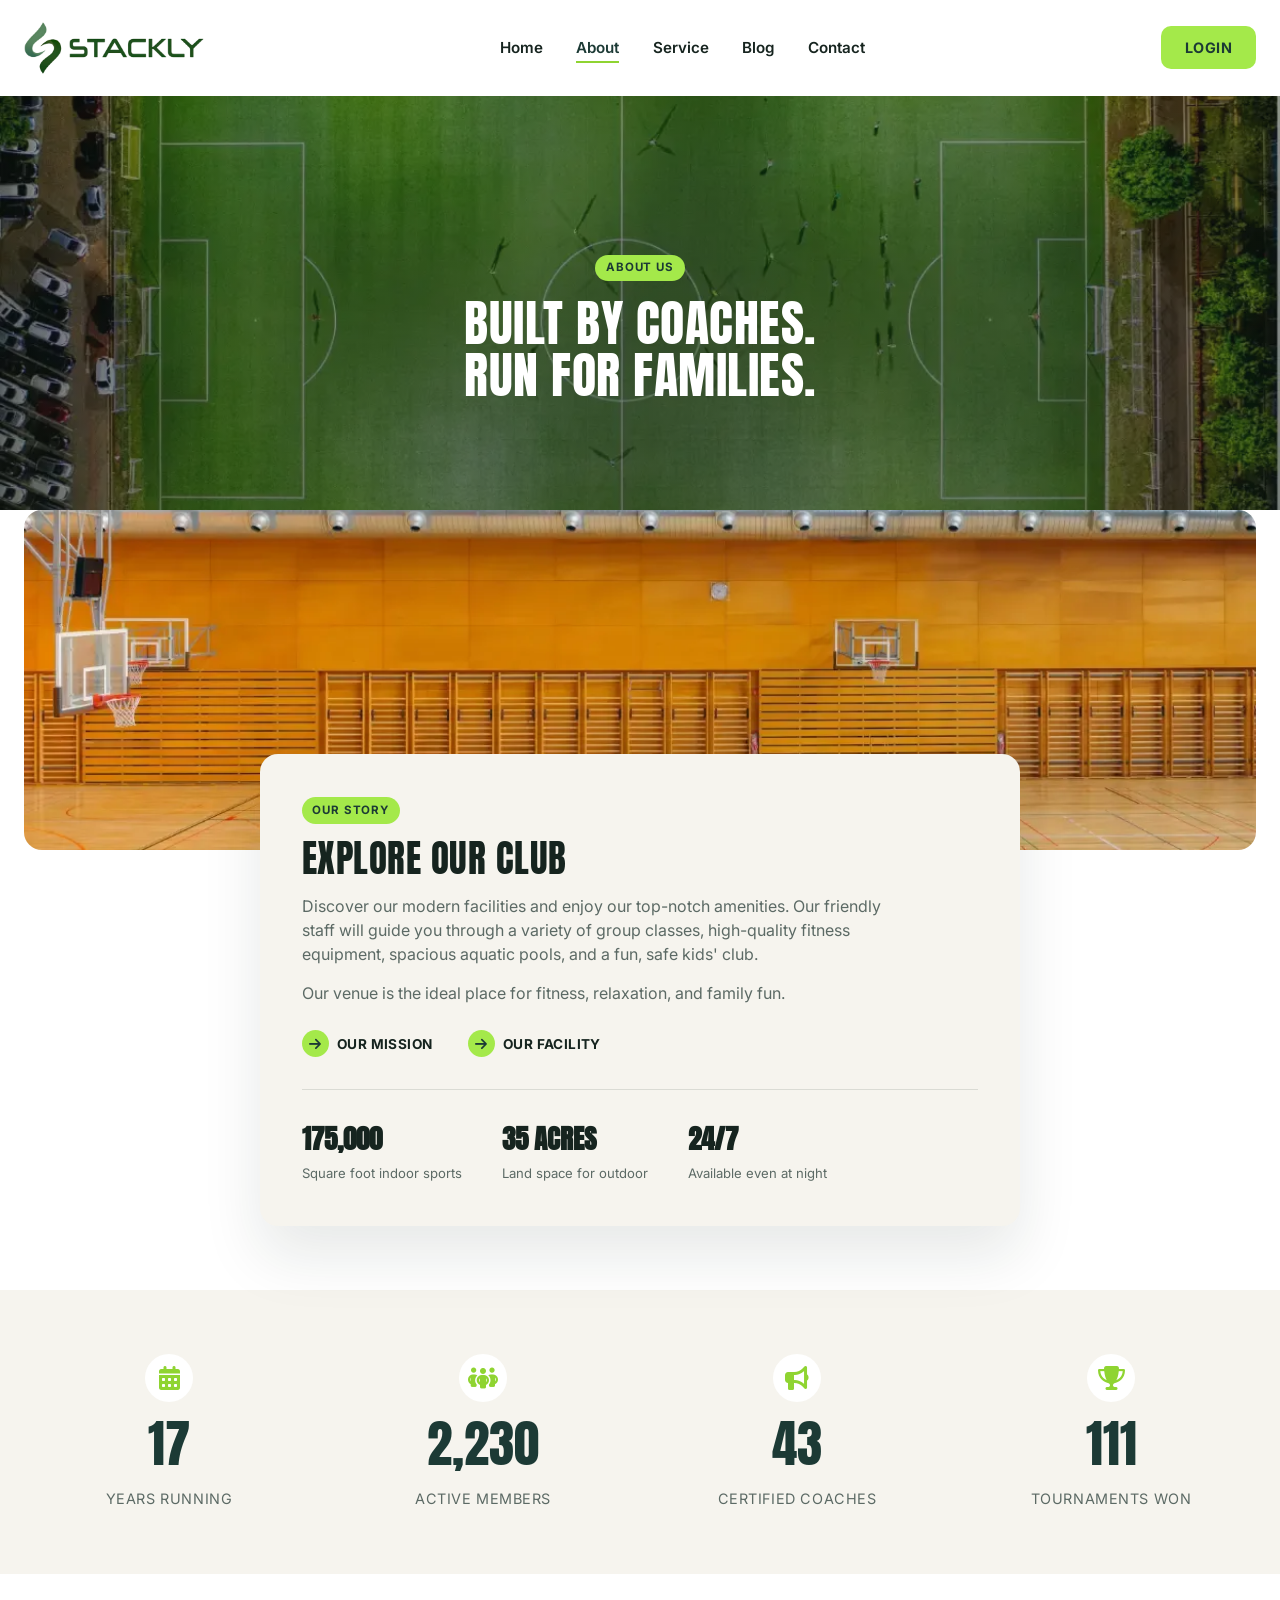
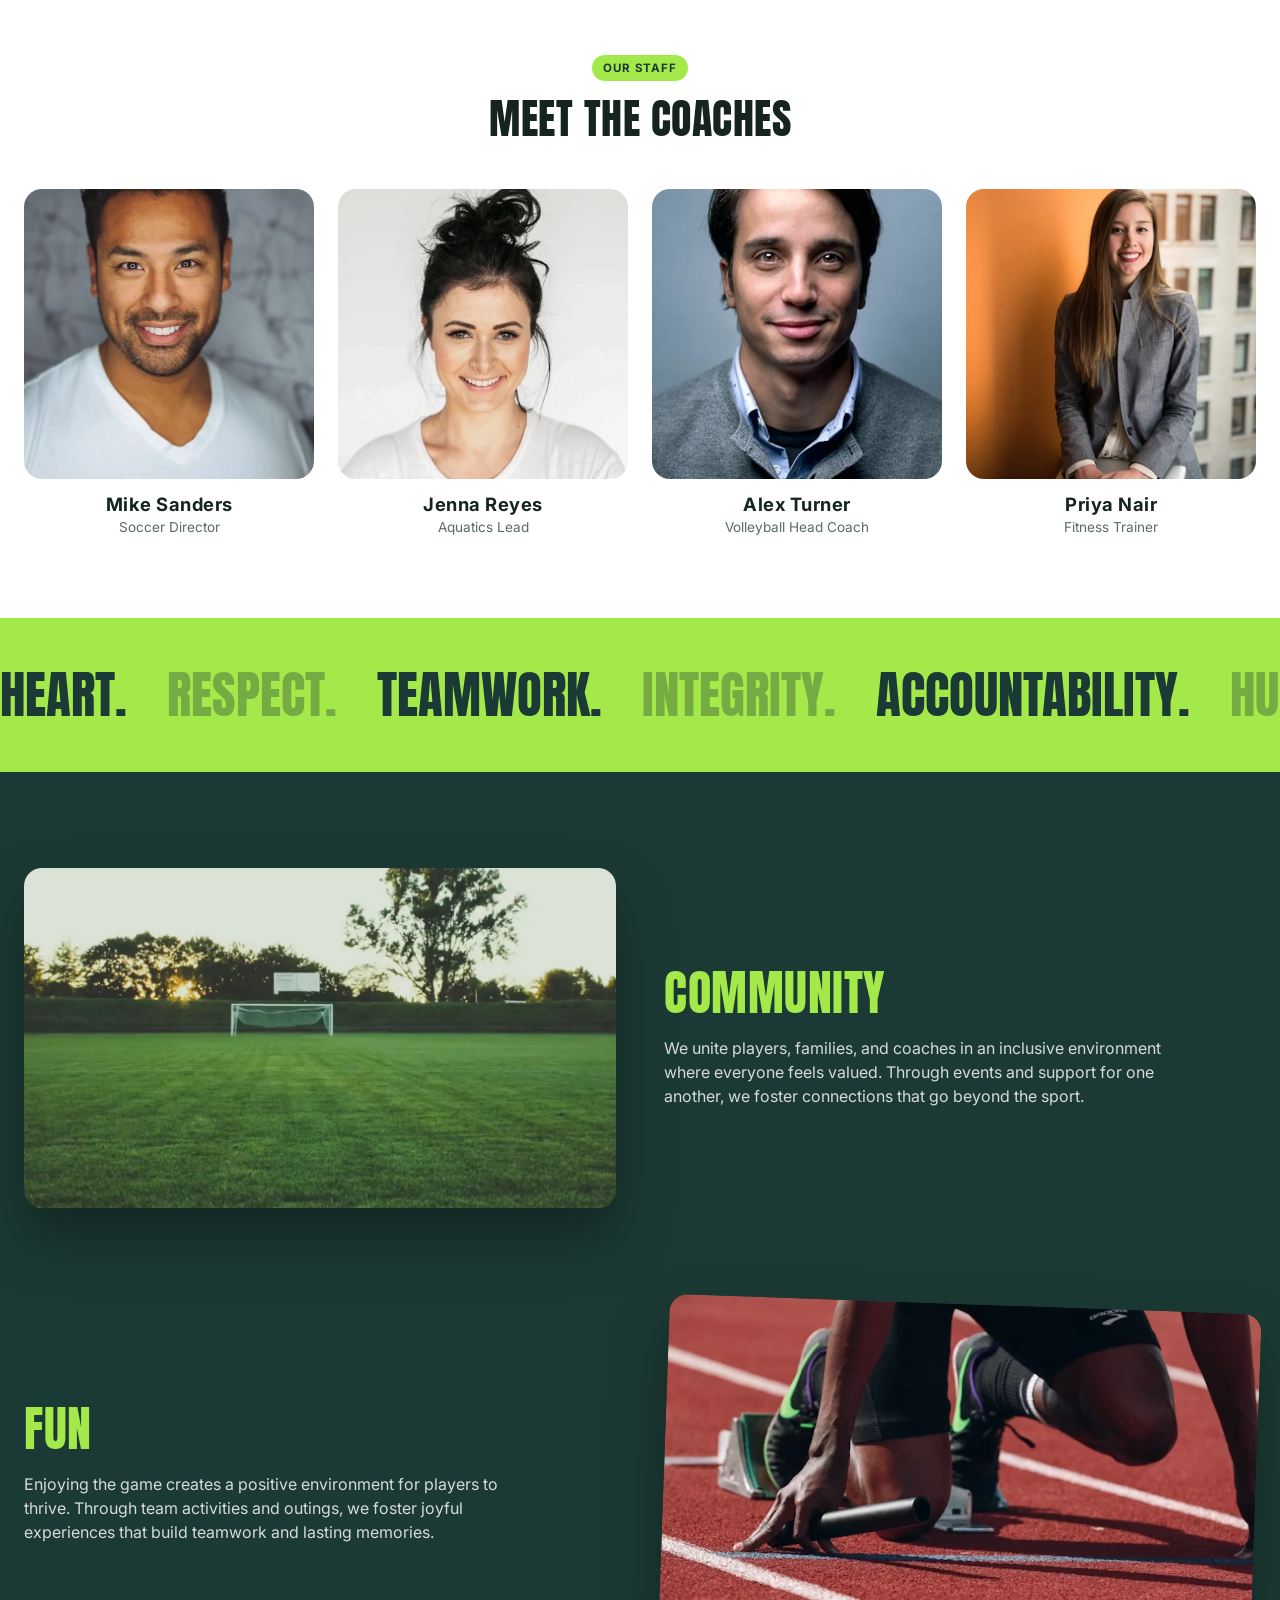
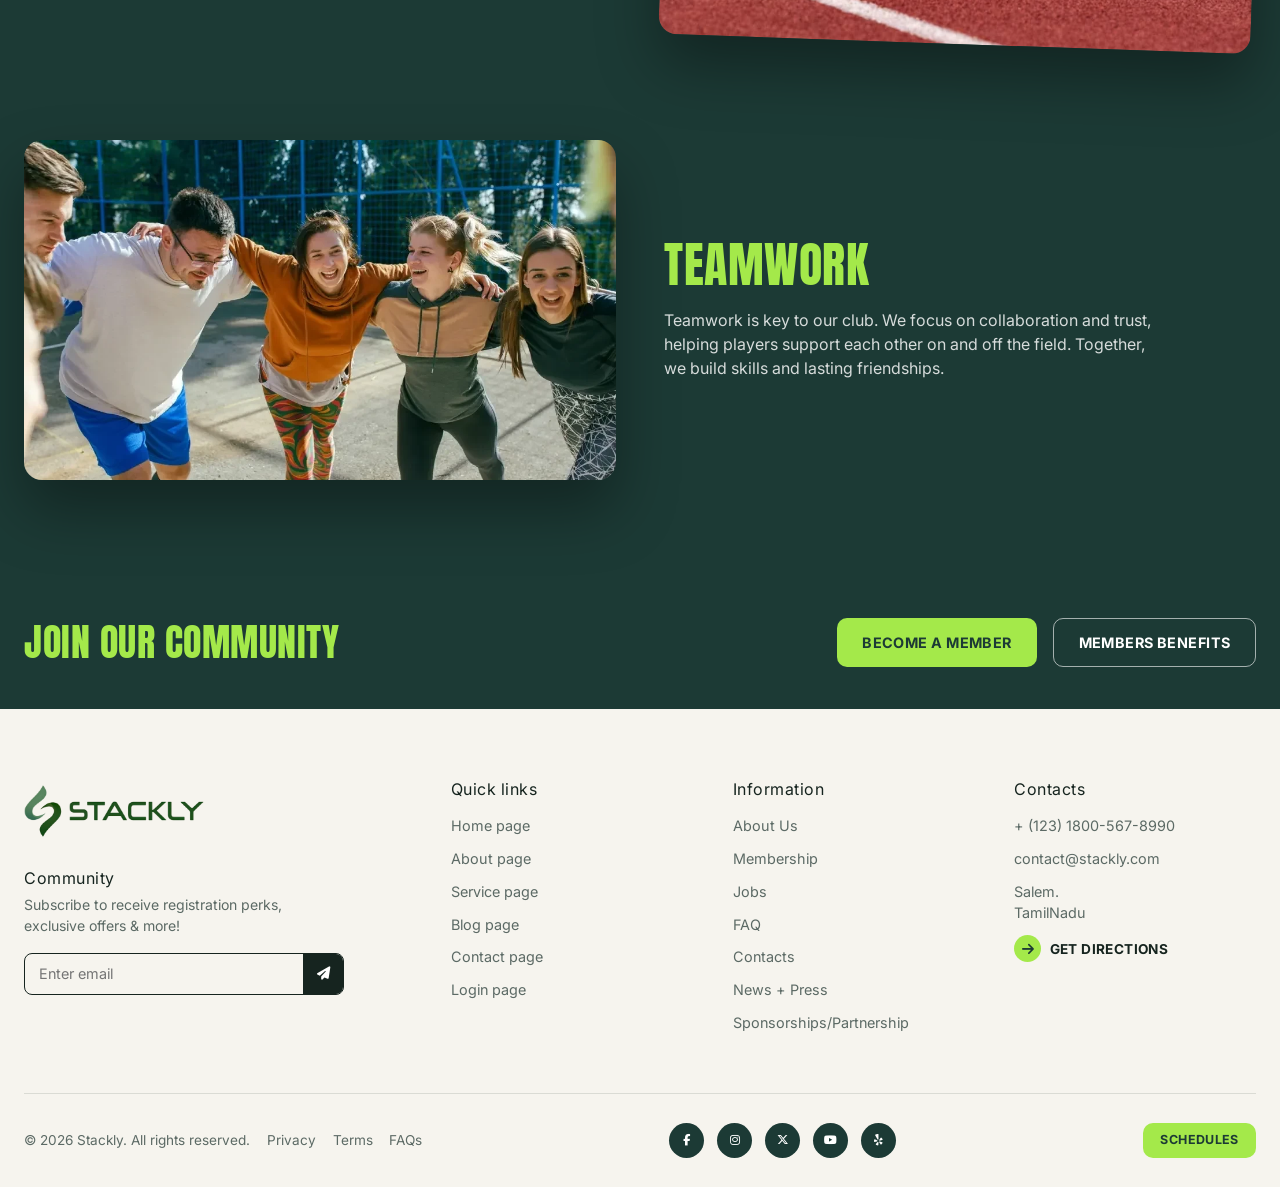
<file: about.html>
<!DOCTYPE html>
<html lang="en">
<head>
<meta charset="UTF-8">
<meta name="viewport" content="width=device-width, initial-scale=1.0">
<title>About — Stackly</title>
<link rel="preconnect" href="https://fonts.googleapis.com">
<link rel="preconnect" href="https://fonts.gstatic.com" crossorigin>
<link href="https://fonts.googleapis.com/css2?family=Anton&family=Inter:wght@400;500;600;700&display=swap" rel="stylesheet">
<link rel="stylesheet" href="https://cdnjs.cloudflare.com/ajax/libs/font-awesome/6.7.2/css/all.min.css">
<link rel="stylesheet" href="styles.css">
</head>
<body>

<div class="scroll-progress" id="scrollProgress"></div>

<!-- ===== HEADER ===== -->
<header class="site-header" id="siteHeader">
  <div class="header-inner">
    <a href="./index.html" class="logo">
      <img src="./logo/Untitled design (7)-compressed.webp" alt="">
    </a>

    <nav class="main-nav" id="mainNav">
      <ul>
        <li><a href="index.html" class="nav-link ">Home</a></li>
        <li><a href="about.html" class="nav-link active">About</a></li>
        <li><a href="service.html" class="nav-link ">Service</a></li>
        <li><a href="blog.html" class="nav-link ">Blog</a></li>
        <li><a href="contact.html" class="nav-link ">Contact</a></li>
      </ul>
    </nav>

    <div class="header-actions">
      <a href="login.html" class="btn btn-login">Login</a>
      <button class="hamburger" id="hamburger" aria-label="Toggle menu" aria-expanded="false">
        <span></span><span></span><span></span>
      </button>
    </div>
  </div>
</header>
<!-- ===== PAGE HERO ===== -->
<section class="page-hero">
  <div class="page-hero-media">
    <img src="./image/Untitled design-compressed-compressed.webp" alt="Aerial view of sports courts">
  </div>
  <div class="page-hero-copy reveal" data-reveal>
    <span class="tag">About us</span>
    <h1>Built by coaches.<br>Run for families.</h1>
  </div>
</section>

<!-- ===== EXPLORE / ABOUT ===== -->
<section class="explore" style="margin-top:0;">
  <div class="explore-media">
    <img src="./image/GettyImages-515926729-compressed-compressed.webp" alt="Aerial view of sports courts">
  </div>

  <div class="explore-card reveal" data-reveal>
    <span class="tag tag-light">Our story</span>
    <h2>Explore our club</h2>
    <p>Discover our modern facilities and enjoy our top-notch amenities.
      Our friendly staff will guide you through a variety of group
      classes, high-quality fitness equipment, spacious aquatic pools,
      and a fun, safe kids' club.</p>
    <p>Our venue is the ideal place for fitness, relaxation, and family fun.</p>

    <div class="explore-links">
      <a href="./404.html" class="link-arrow">Our mission</a>
      <a href="./404.html" class="link-arrow">Our facility</a>
    </div>

    <div class="stats">
      <div class="stat">
        <strong>175,000</strong>
        <span>Square foot indoor sports</span>
      </div>
      <div class="stat">
        <strong>35 acres</strong>
        <span>Land space for outdoor</span>
      </div>
      <div class="stat">
        <strong>24/7</strong>
        <span>Available even at night</span>
      </div>
    </div>
  </div>
</section>

<!-- ===== ACHIEVEMENTS ===== -->
<section class="achievements">
  <div class="achievements-grid">
    <div class="achieve reveal" data-reveal>
      <i class="fa-solid fa-calendar-days achieve-icon"></i>
      <strong data-count="18">0</strong>
      <span>Years running</span>
    </div>
    <div class="achieve reveal" data-reveal>
      <i class="fa-solid fa-people-group achieve-icon"></i>
      <strong data-count="2400">0</strong>
      <span>Active members</span>
    </div>
    <div class="achieve reveal" data-reveal>
      <i class="fa-solid fa-bullhorn achieve-icon"></i>
      <strong data-count="46">0</strong>
      <span>Certified coaches</span>
    </div>
    <div class="achieve reveal" data-reveal>
      <i class="fa-solid fa-trophy achieve-icon"></i>
      <strong data-count="120">0</strong>
      <span>Tournaments won</span>
    </div>
  </div>
</section>

<!-- ===== COACHES ===== -->
<section class="coaches" id="mission">
  <div class="section-head reveal" data-reveal>
    <span class="tag tag-light">Our staff</span>
    <h2>Meet the coaches</h2>
  </div>
  <div class="coaches-grid">
    <article class="coach-card reveal" data-reveal>
      <img src="./persons/image7-compressed.webp" alt="Coach Mike, soccer director" data-fallback-icon="fa-futbol">
      <h3>Mike Sanders</h3>
      <span>Soccer Director</span>
    </article>
    <article class="coach-card reveal" data-reveal>
      <img src="./persons/image8-compressed.webp" alt="Coach Jenna, aquatics lead" data-fallback-icon="fa-person-swimming">
      <h3>Jenna Reyes</h3>
      <span>Aquatics Lead</span>
    </article>
    <article class="coach-card reveal" data-reveal>
      <img src="./persons/image9-compressed.webp" alt="Coach Alex, volleyball head" data-fallback-icon="fa-volleyball">
      <h3>Alex Turner</h3>
      <span>Volleyball Head Coach</span>
    </article>
    <article class="coach-card reveal" data-reveal>
      <img src="./persons/image10-compressed.webp" alt="Coach Priya, fitness trainer" data-fallback-icon="fa-dumbbell">
      <h3>Priya Nair</h3>
      <span>Fitness Trainer</span>
    </article>
  </div>
</section>

<!-- ===== VALUES MARQUEE ===== -->
<section class="values">
  <div class="marquee">
    <div class="marquee-track">
      <span>Heart.</span><span class="dim">Respect.</span><span>Teamwork.</span><span class="dim">Integrity.</span><span>Accountability.</span><span class="dim">Humility.</span><span>Spirit.</span><span class="dim">Self-Belief.</span>
      <span>Heart.</span><span class="dim">Respect.</span><span>Teamwork.</span><span class="dim">Integrity.</span><span>Accountability.</span><span class="dim">Humility.</span><span>Spirit.</span><span class="dim">Self-Belief.</span>
    </div>
  </div>
</section>

<!-- ===== PILLARS ===== -->
<section class="pillars" id="facility">
  <div class="pillar">
    <figure class="pillar-img reveal" data-reveal="left">
      <img src="./image/photo-1543351611-58f69d7c1781-compressed.webp" alt="Friends huddled together on a court">
    </figure>
    <div class="pillar-copy reveal" data-reveal="right">
      <h2>Community</h2>
      <p>We unite players, families, and coaches in an inclusive
        environment where everyone feels valued. Through events and
        support for one another, we foster connections that go beyond
        the sport.</p>
    </div>
  </div>

  <div class="pillar pillar-reverse">
    <figure class="pillar-img reveal" data-reveal="right">
      <img src="./image/photo-1461896836934-ffe607ba8211-compressed.webp" alt="Basketball team laughing together">
    </figure>
    <div class="pillar-copy reveal" data-reveal="left">
      <h2>Fun</h2>
      <p>Enjoying the game creates a positive environment for players to
        thrive. Through team activities and outings, we foster joyful
        experiences that build teamwork and lasting memories.</p>
    </div>
  </div>

  <div class="pillar">
    <figure class="pillar-img reveal" data-reveal="left">
      <img src="./image/GettyImages-1301620960-1024x683-compressed-compressed-compressed.webp" alt="Adults playing pickleball together">
    </figure>
    <div class="pillar-copy reveal" data-reveal="right">
      <h2>Teamwork</h2>
      <p>Teamwork is key to our club. We focus on collaboration and
        trust, helping players support each other on and off the field.
        Together, we build skills and lasting friendships.</p>
    </div>
  </div>
</section>

<!-- ===== JOIN CTA ===== -->
<section class="join">
  <div class="join-bar">
    <h2>Join our community</h2>
    <div class="join-buttons">
      <a href="signup.html" class="btn btn-lime">Become a member</a>
      <a href="service.html" class="btn btn-outline-light">Members benefits</a>
    </div>
  </div>
</section>
<!-- ===== FOOTER ===== -->
<footer class="site-footer">
  <div class="footer-top">
    <div class="footer-brand">
      <a href="./index.html" class="logo">
      <img src="./logo/Untitled design (7)-compressed.webp" alt="">
    </a>


      <div class="newsletter">
        <h4>Community</h4>
        <p>Subscribe to receive registration perks, exclusive offers &amp; more!</p>
        <form id="newsletterForm">
          <input type="email" placeholder="Enter email" required aria-label="Email address">
          <button type="submit" aria-label="Subscribe"><i class="fa-solid fa-paper-plane"></i></button>
        </form>
      </div>
    </div>

    <div class="footer-col">
      <h4>Quick links</h4>
      <ul>
        <li><a href="./index.html">Home page</a></li>
        <li><a href="./about.html">About page</a></li>
        <li><a href="./service.html">Service page</a></li>
        <li><a href="./blog.html">Blog page</a></li>
        <li><a href="./contact.html">Contact page</a></li>
        <li><a href="./login.html">Login page</a></li>
      </ul>
    </div>

    <div class="footer-col">
      <h4>Information</h4>
      <ul>
        <li><a href="./about.html">About Us</a></li>
        <li><a href="./login.html">Membership</a></li>
        <li><a href="./404.html">Jobs</a></li>
        <li><a href="./404.html">FAQ</a></li>
        <li><a href="./contact.html">Contacts</a></li>
        <li><a href="./blog.html">News + Press</a></li>
        <li><a href="./404.html">Sponsorships/Partnership</a></li>
      </ul>
    </div>

    <div class="footer-col">
      <h4>Contacts</h4>
      <ul class="contact-list">
        <li>+ (123) 1800-567-8990</li>
        <li>contact@stackly.com</li>
        <li>Salem.<br>TamilNadu</li>
      </ul>
      <a href="./contact.html" class="link-arrow">Get directions</a>
    </div>
  </div>

  <div class="footer-bottom">
    <p>© 2026 Stackly. All rights reserved. <a href="./404.html">Privacy</a> <a href="./404.html">Terms</a> <a href="./404.html">FAQs</a></p>
    <div class="socials">
      <a href="./404.html" aria-label="Facebook"><i class="fa-brands fa-facebook-f"></i></a>
      <a href="./404.html" aria-label="Instagram"><i class="fa-brands fa-instagram"></i></a>
      <a href="./404.html" aria-label="X"><i class="fa-brands fa-x-twitter"></i></a>
      <a href="./404.html" aria-label="YouTube"><i class="fa-brands fa-youtube"></i></a>
      <a href="./404.html" aria-label="Yelp"><i class="fa-brands fa-yelp"></i></a>
    </div>
    <a href="./404.html" class="btn btn-lime btn-small">Schedules</a>
  </div>
</footer>

<button class="back-to-top" id="backToTop" aria-label="Back to top"><i class="fa-solid fa-arrow-up"></i></button>

<script src="script.js"></script>
</body>
</html>
</file>
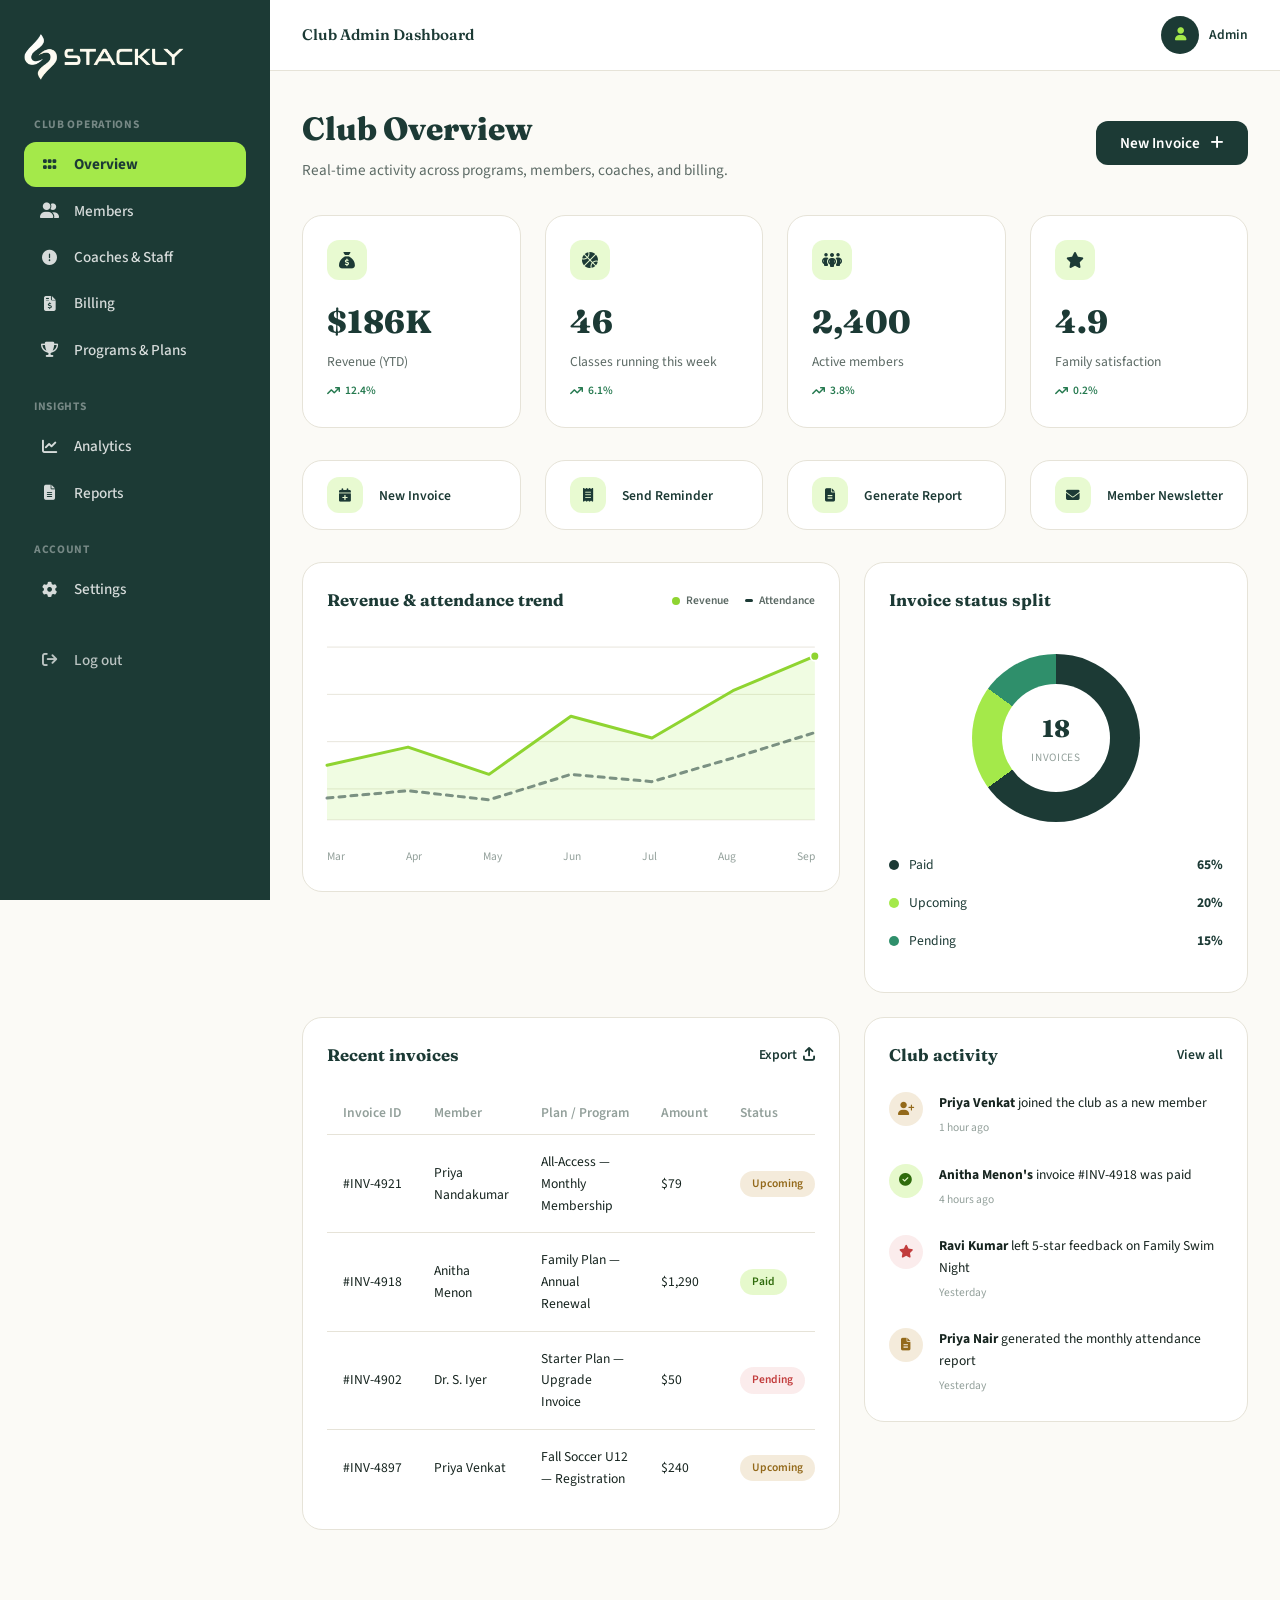
<file: admin.html>
<!DOCTYPE html>
<html lang="en">
<head>
    <meta charset="UTF-8" />
    <meta name="viewport" content="width=device-width, initial-scale=1.0" />
    <link rel="stylesheet" href="https://cdnjs.cloudflare.com/ajax/libs/font-awesome/6.7.2/css/all.min.css" />
    <link href="https://fonts.googleapis.com/css2?family=Fraunces:ital,opsz,wght@0,9..144,400;0,9..144,500;0,9..144,600;0,9..144,700;0,9..144,800;1,9..144,500&family=Source+Sans+3:wght@400;500;600;700;800&display=swap" rel="stylesheet" />
    <link rel="stylesheet" href="dashboard.css" />
    <title>Admin Dashboard — Stackly Sports Club</title>
</head>
<body class="dashboard-body">

    <div class="dash-shell">

        <!-- ============ SIDEBAR ============ -->
        <aside class="sidebar" id="sidebar">
            <div class="sidebar-top">
                 <a href="index.html" class="logo" style="width: 160px;height: 60px;">
                    <img src="./logo/Untitled design (1)-compressed_11zon.webp" alt="" style="width: 100%;height: 60px;object-fit: cover;">
                </a>
                <button class="sidebar-close" id="sidebarClose" aria-label="Close menu"><i class="fa-solid fa-xmark"></i></button>
            </div>

            <div class="sidebar-user">
                <div class="sidebar-avatar">HK</div>
                <div>
                    <p class="sidebar-user-name">Hari Krishnan</p>
                    <p class="sidebar-user-email">hari@stackly.com</p>
                </div>
            </div>

            <nav class="sidebar-nav">
                <p class="nav-label">Club Operations</p>
                <a href="#overview" class="nav-link active" data-section="overview"><i class="fa-solid fa-grip"></i> Overview</a>
                <a href="#clients" class="nav-link" data-section="clients"><i class="fa-solid fa-user-group"></i> Members</a>
                <a href="#staff" class="nav-link" data-section="staff"><i class="fa-solid fa-circle-exclamation"></i> Coaches &amp; Staff</a>
                <a href="#requests" class="nav-link" data-section="requests"><i class="fa-solid fa-file-invoice-dollar"></i> Billing</a>
                <a href="#departments" class="nav-link" data-section="departments"><i class="fa-solid fa-trophy"></i> Programs &amp; Plans</a>

                <p class="nav-label">Insights</p>
                <a href="#analytics" class="nav-link" data-section="analytics"><i class="fa-solid fa-chart-line"></i> Analytics</a>
                <a href="#reports" class="nav-link" data-section="reports"><i class="fa-solid fa-file-lines"></i> Reports</a>

                <p class="nav-label">Account</p>
                <a href="#settings" class="nav-link" data-section="settings"><i class="fa-solid fa-gear"></i> Settings</a>
                <a href="./login.html" class="nav-link nav-link-danger"><i class="fa-solid fa-arrow-right-from-bracket"></i> Log out</a>
            </nav>
        </aside>

        <div class="sidebar-overlay" id="sidebarOverlay"></div>

        <!-- ============ MAIN ============ -->
        <div class="dash-main">

            <header class="topbar">
                <button class="menu-toggle" id="menuToggle" aria-label="Open menu"><i class="fa-solid fa-bars"></i></button>
                <div class="topbar-search">Club Admin Dashboard</div>
                <div class="topbar-actions">
                    <div class="topbar-user">
                        <div class="topbar-avatar"><i class="fa-solid fa-user"></i></div>
                        <div class="topbar-user-text">
                            <p class="topbar-user-name">Admin</p>
                            <p class="topbar-user-email"><span id="dashboardEmail"></span></p>
                        </div>
                    </div>
                </div>
            </header>

            <!-- ============ OVERVIEW ============ -->
            <section class="dash-section active" id="overview">
                <div class="section-head">
                    <div>
                        <h1>Club Overview</h1>
                        <p class="section-sub">Real-time activity across programs, members, coaches, and billing.</p>
                    </div>
                    <a href="./404.html" class="btn-primary">New Invoice <i class="fa-solid fa-plus"></i></a>
                </div>

                <div class="kpi-grid">
                    <div class="kpi-card">
                        <span class="kpi-icon"><i class="fa-solid fa-sack-dollar"></i></span>
                        <h3>$186K</h3>
                        <p>Revenue (YTD)</p>
                        <span class="kpi-trend kpi-trend-up"><i class="fa-solid fa-arrow-trend-up"></i> 12.4%</span>
                    </div>
                    <div class="kpi-card">
                        <span class="kpi-icon"><i class="fa-solid fa-basketball"></i></span>
                        <h3>46</h3>
                        <p>Classes running this week</p>
                        <span class="kpi-trend kpi-trend-up"><i class="fa-solid fa-arrow-trend-up"></i> 6.1%</span>
                    </div>
                    <div class="kpi-card">
                        <span class="kpi-icon"><i class="fa-solid fa-people-group"></i></span>
                        <h3>2,400</h3>
                        <p>Active members</p>
                        <span class="kpi-trend kpi-trend-up"><i class="fa-solid fa-arrow-trend-up"></i> 3.8%</span>
                    </div>
                    <div class="kpi-card">
                        <span class="kpi-icon"><i class="fa-solid fa-star"></i></span>
                        <h3>4.9</h3>
                        <p>Family satisfaction</p>
                        <span class="kpi-trend kpi-trend-up"><i class="fa-solid fa-arrow-trend-up"></i> 0.2%</span>
                    </div>
                </div>

                <div class="quick-actions">
                    <a href="./404.html" class="quick-action"><span class="quick-action-icon"><i class="fa-solid fa-calendar-plus"></i></span>New Invoice</a>
                    <a href="./404.html" class="quick-action"><span class="quick-action-icon"><i class="fa-solid fa-receipt"></i></span>Send Reminder</a>
                    <a href="./404.html" class="quick-action"><span class="quick-action-icon"><i class="fa-solid fa-file-lines"></i></span>Generate Report</a>
                    <a href="./404.html" class="quick-action"><span class="quick-action-icon"><i class="fa-solid fa-envelope"></i></span>Member Newsletter</a>
                </div>

                <div class="content-grid overview-charts">
                    <div class="panel">
                        <div class="panel-head">
                            <h2>Revenue &amp; attendance trend</h2>
                            <div class="panel-head-actions">
                                <span class="chart-legend-inline"><span class="dot-swatch" style="--c:var(--lime-dark)"></span>Revenue</span>
                                <span class="chart-legend-inline"><span class="dot-swatch dot-swatch-line" style="--c:var(--primary)"></span>Attendance</span>
                            </div>
                        </div>
                        <div class="line-chart-wrap">
                            <svg class="line-chart" viewBox="0 0 560 220" preserveAspectRatio="none" role="img" aria-label="Revenue and attendance trend over the last 7 months">
                                <g class="line-chart-grid">
                                    <line x1="0" y1="10" x2="560" y2="10"></line>
                                    <line x1="0" y1="62" x2="560" y2="62"></line>
                                    <line x1="0" y1="114" x2="560" y2="114"></line>
                                    <line x1="0" y1="166" x2="560" y2="166"></line>
                                    <line x1="0" y1="200" x2="560" y2="200"></line>
                                </g>
                                <polygon class="line-chart-area" points="0,140 93,120 186,150 280,86 373,110 466,58 560,20 560,200 0,200"></polygon>
                                <polyline class="line-chart-path line-chart-path-revenue" points="0,140 93,120 186,150 280,86 373,110 466,58 560,20"></polyline>
                                <polyline class="line-chart-path line-chart-path-orders" points="0,176 93,168 186,178 280,150 373,158 466,132 560,104"></polyline>
                                <g class="line-chart-dots"><circle cx="560" cy="20" r="5"></circle></g>
                            </svg>
                            <div class="line-chart-labels">
                                <span>Mar</span><span>Apr</span><span>May</span><span>Jun</span><span>Jul</span><span>Aug</span><span>Sep</span>
                            </div>
                        </div>
                    </div>

                    <div class="panel">
                        <div class="panel-head"><h2>Invoice status split</h2></div>
                        <div class="donut-wrap">
                            <div class="donut-chart" style="--p1:65; --p2:20; --p3:15;">
                                <div class="donut-center"><strong>18</strong><span>invoices</span></div>
                            </div>
                            <ul class="legend-list donut-legend">
                                <li><span class="legend-dot" style="--c:var(--primary)"></span> Paid <strong>65%</strong></li>
                                <li><span class="legend-dot" style="--c:var(--lime)"></span> Upcoming <strong>20%</strong></li>
                                <li><span class="legend-dot" style="--c:var(--teal)"></span> Pending <strong>15%</strong></li>
                            </ul>
                        </div>
                    </div>
                </div>

                <div class="content-grid">
                    <div class="panel">
                        <div class="panel-head">
                            <h2>Recent invoices</h2>
                            <a href="./404.html" class="link-read">Export <i class="fa-solid fa-arrow-up-from-bracket"></i></a>
                        </div>
                        <div class="table-wrap">
                            <table>
                                <thead><tr><th>Invoice ID</th><th>Member</th><th>Plan / Program</th><th>Amount</th><th>Status</th><th></th></tr></thead>
                                <tbody>
                                    <tr><td>#INV-4921</td><td>Priya Nandakumar</td><td>All-Access — Monthly Membership</td><td>$79</td><td><span class="status status-transit">Upcoming</span></td><td><a href="./404.html" class="link-read">View</a></td></tr>
                                    <tr><td>#INV-4918</td><td>Anitha Menon</td><td>Family Plan — Annual Renewal</td><td>$1,290</td><td><span class="status status-delivered">Paid</span></td><td><a href="./404.html" class="link-read">View</a></td></tr>
                                    <tr><td>#INV-4902</td><td>Dr. S. Iyer</td><td>Starter Plan — Upgrade Invoice</td><td>$50</td><td><span class="status status-pending">Pending</span></td><td><a href="./404.html" class="link-read">View</a></td></tr>
                                    <tr><td>#INV-4897</td><td>Priya Venkat</td><td>Fall Soccer U12 — Registration</td><td>$240</td><td><span class="status status-transit">Upcoming</span></td><td><a href="./404.html" class="link-read">View</a></td></tr>
                                </tbody>
                            </table>
                        </div>
                    </div>

                    <div class="panel">
                        <div class="panel-head">
                            <h2>Club activity</h2>
                            <a href="./404.html" class="link-read">View all</a>
                        </div>
                        <ul class="activity-feed">
                            <li class="activity-item">
                                <span class="activity-icon activity-icon-transit"><i class="fa-solid fa-user-plus"></i></span>
                                <div><p><strong>Priya Venkat</strong> joined the club as a new member</p><span class="activity-time">1 hour ago</span></div>
                            </li>
                            <li class="activity-item">
                                <span class="activity-icon activity-icon-delivered"><i class="fa-solid fa-circle-check"></i></span>
                                <div><p><strong>Anitha Menon's</strong> invoice #INV-4918 was paid</p><span class="activity-time">4 hours ago</span></div>
                            </li>
                            <li class="activity-item">
                                <span class="activity-icon activity-icon-pending"><i class="fa-solid fa-star"></i></span>
                                <div><p><strong>Ravi Kumar</strong> left 5-star feedback on Family Swim Night</p><span class="activity-time">Yesterday</span></div>
                            </li>
                            <li class="activity-item">
                                <span class="activity-icon activity-icon-transit"><i class="fa-solid fa-file-lines"></i></span>
                                <div><p><strong>Priya Nair</strong> generated the monthly attendance report</p><span class="activity-time">Yesterday</span></div>
                            </li>
                        </ul>
                    </div>
                </div>
            </section>

            <!-- ============ MEMBERS ============ -->
            <section class="dash-section" id="clients">
                <div class="section-head">
                    <div>
                        <h1>Members</h1>
                        <p class="section-sub">All member accounts across every membership plan.</p>
                    </div>
                    <a href="./404.html" class="btn-primary">Add Member <i class="fa-solid fa-plus"></i></a>
                </div>

                <div class="kpi-grid kpi-grid-3">
                    <div class="kpi-card"><span class="kpi-icon"><i class="fa-solid fa-users"></i></span><h3>2,400</h3><p>Total members</p></div>
                    <div class="kpi-card"><span class="kpi-icon"><i class="fa-solid fa-user-check"></i></span><h3>2,096</h3><p>Active members</p></div>
                    <div class="kpi-card"><span class="kpi-icon"><i class="fa-solid fa-user-clock"></i></span><h3>52</h3><p>New members this week</p></div>
                </div>

                <div class="filter-tabs">
                    <button class="filter-tab active">All</button>
                    <button class="filter-tab">Active</button>
                    <button class="filter-tab">Trial</button>
                    <button class="filter-tab">New This Month</button>
                </div>

                <div class="panel">
                    <div class="table-wrap">
                        <table>
                            <thead><tr><th>Name</th><th>Email</th><th>Plan Tier</th><th>Status</th><th></th></tr></thead>
                            <tbody>
                                <tr><td>Ravi Kumar</td><td>ravi@stackly.com</td><td><span class="role-badge role-admin">Family</span></td><td><span class="status status-delivered">Active</span></td><td><a href="./404.html" class="link-read">Manage</a></td></tr>
                                <tr><td>Anitha Menon</td><td>anitha@stackly.com</td><td><span class="role-badge role-customer">Starter</span></td><td><span class="status status-delivered">Active</span></td><td><a href="./404.html" class="link-read">Manage</a></td></tr>
                                <tr><td>Dr. S. Iyer</td><td>s.iyer@stackly.com</td><td><span class="role-badge role-customer">All-Access</span></td><td><span class="status status-pending">Trial</span></td><td><a href="./404.html" class="link-read">Manage</a></td></tr>
                                <tr><td>Priya Venkat</td><td>priya@stackly.com</td><td><span class="role-badge role-customer">All-Access</span></td><td><span class="status status-delivered">Active</span></td><td><a href="./404.html" class="link-read">Manage</a></td></tr>
                            </tbody>
                        </table>
                    </div>
                </div>
            </section>

            <!-- ============ COACHES & STAFF ============ -->
            <section class="dash-section" id="staff">
                <div class="section-head">
                    <div>
                        <h1>Coaches &amp; Staff</h1>
                        <p class="section-sub">Manage coach roles and program assignments.</p>
                    </div>
                    <a href="./404.html" class="btn-primary">Add Team Member <i class="fa-solid fa-plus"></i></a>
                </div>

                <div class="kpi-grid kpi-grid-3">
                    <div class="kpi-card"><span class="kpi-icon"><i class="fa-solid fa-whistle"></i></span><h3>46</h3><p>Certified coaches</p></div>
                    <div class="kpi-card"><span class="kpi-icon"><i class="fa-solid fa-sitemap"></i></span><h3>6</h3><p>Programs</p></div>
                    <div class="kpi-card"><span class="kpi-icon"><i class="fa-solid fa-user-clock"></i></span><h3>2</h3><p>Open coaching roles</p></div>
                </div>

                <div class="filter-tabs">
                    <button class="filter-tab active">All</button>
                    <button class="filter-tab">Soccer</button>
                    <button class="filter-tab">Aquatics</button>
                    <button class="filter-tab">Fitness</button>
                </div>

                <div class="team-dash-grid">
                    <div class="team-dash-card"><div class="team-dash-avatar">HK</div><h3>Hari Krishnan</h3><p>Club Director</p><a href="./404.html" class="link-read">View profile</a></div>
                    <div class="team-dash-card"><div class="team-dash-avatar">MS</div><h3>Mike Sanders</h3><p>Soccer Director</p><a href="./404.html" class="link-read">View profile</a></div>
                    <div class="team-dash-card"><div class="team-dash-avatar">JR</div><h3>Jenna Reyes</h3><p>Aquatics Lead</p><a href="./404.html" class="link-read">View profile</a></div>
                    <div class="team-dash-card"><div class="team-dash-avatar">AT</div><h3>Alex Turner</h3><p>Volleyball Head Coach</p><a href="./404.html" class="link-read">View profile</a></div>
                    <div class="team-dash-card"><div class="team-dash-avatar">PN</div><h3>Priya Nair</h3><p>Fitness Trainer</p><a href="./404.html" class="link-read">View profile</a></div>
                    <div class="team-dash-card"><div class="team-dash-avatar">DS</div><h3>Divya Shah</h3><p>Youth Safeguarding Lead</p><a href="./404.html" class="link-read">View profile</a></div>
                </div>
            </section>

            <!-- ============ BILLING ============ -->
            <section class="dash-section" id="requests">
                <div class="section-head">
                    <div>
                        <h1>Billing</h1>
                        <p class="section-sub">All invoices generated for members, across every plan and program.</p>
                    </div>
                    <a href="./404.html" class="btn-primary">New Invoice <i class="fa-solid fa-plus"></i></a>
                </div>

                <div class="kpi-grid kpi-grid-3">
                    <div class="kpi-card"><span class="kpi-icon"><i class="fa-solid fa-hourglass-half"></i></span><h3>7</h3><p>Pending Review</p></div>
                    <div class="kpi-card"><span class="kpi-icon"><i class="fa-solid fa-calendar-check"></i></span><h3>1,096</h3><p>Active Memberships</p></div>
                    <div class="kpi-card"><span class="kpi-icon"><i class="fa-solid fa-circle-check"></i></span><h3>142</h3><p>Invoices Paid this year</p></div>
                </div>

                <div class="panel">
                    <div class="panel-head">
                        <h2>All invoices</h2>
                        <a href="./404.html" class="link-read">Filter <i class="fa-solid fa-sliders"></i></a>
                    </div>
                    <div class="table-wrap">
                        <table>
                            <thead><tr><th>Invoice ID</th><th>Member</th><th>Plan</th><th>Amount</th><th>Payment Method</th><th>Status</th><th></th></tr></thead>
                            <tbody>
                                <tr><td>#INV-4921</td><td>Ravi Kumar</td><td>Family Plan</td><td>$129</td><td><span class="status status-delivered">Card on File</span></td><td><span class="status status-transit">Upcoming</span></td><td><a href="./404.html" class="link-read">View</a></td></tr>
                                <tr><td>#INV-4918</td><td>Anitha Menon</td><td>Family Plan</td><td>$1,290</td><td><span class="status status-delivered">Card on File</span></td><td><span class="status status-delivered">Paid</span></td><td><a href="./404.html" class="link-read">View</a></td></tr>
                                <tr><td>#INV-4902</td><td>Dr. S. Iyer</td><td>All-Access Plan</td><td>$79</td><td><span class="status status-pending">Payment Pending</span></td><td><span class="status status-pending">Pending Review</span></td><td><a href="./404.html" class="link-read">View</a></td></tr>
                                <tr><td>#INV-4897</td><td>Priya Venkat</td><td>All-Access Plan</td><td>$79</td><td><span class="status status-delivered">Card on File</span></td><td><span class="status status-transit">Upcoming</span></td><td><a href="./404.html" class="link-read">View</a></td></tr>
                                <tr><td>#INV-4889</td><td>Carlos Rivera</td><td>Starter Plan</td><td>$29</td><td><span class="status status-delivered">Card on File</span></td><td><span class="status status-delivered">Paid</span></td><td><a href="./404.html" class="link-read">View</a></td></tr>
                            </tbody>
                        </table>
                    </div>
                </div>
            </section>

            <!-- ============ PROGRAMS & PLANS ============ -->
            <section class="dash-section" id="departments">
                <div class="section-head">
                    <div>
                        <h1>Programs &amp; Plans</h1>
                        <p class="section-sub">Manage club programs, membership plans, and published class schedules.</p>
                    </div>
                    <a href="./404.html" class="btn-primary">Add Program <i class="fa-solid fa-plus"></i></a>
                </div>

                <div class="kpi-grid kpi-grid-3">
                    <div class="kpi-card"><span class="kpi-icon"><i class="fa-solid fa-trophy"></i></span><h3>6</h3><p>Programs</p></div>
                    <div class="kpi-card"><span class="kpi-icon"><i class="fa-solid fa-circle-check"></i></span><h3>1,842</h3><p>Active enrolments</p></div>
                    <div class="kpi-card"><span class="kpi-icon"><i class="fa-solid fa-triangle-exclamation"></i></span><h3>7</h3><p>Waitlisted classes</p></div>
                </div>

                <div class="panel">
                    <div class="panel-head">
                        <h2>Most popular programs this season</h2>
                        <a href="./404.html" class="link-read">View all</a>
                    </div>
                    <div class="table-wrap">
                        <table>
                            <thead><tr><th>Program</th><th>Led By</th><th>Session Length</th><th>Enrolments</th><th>Revenue Generated</th><th></th></tr></thead>
                            <tbody>
                                <tr><td>Soccer</td><td>Mike Sanders</td><td>12 weeks</td><td>312</td><td>$74,880</td><td><a href="./404.html" class="link-read">Edit</a></td></tr>
                                <tr><td>Aquatics</td><td>Jenna Reyes</td><td>12 weeks</td><td>268</td><td>$61,640</td><td><a href="./404.html" class="link-read">Edit</a></td></tr>
                                <tr><td>Fitness</td><td>Priya Nair</td><td>Ongoing</td><td>190</td><td>$43,700</td><td><a href="./404.html" class="link-read">Edit</a></td></tr>
                                <tr><td>Volleyball</td><td>Alex Turner</td><td>12 weeks</td><td>141</td><td>$28,200</td><td><a href="./404.html" class="link-read">Edit</a></td></tr>
                            </tbody>
                        </table>
                    </div>
                </div>
            </section>

            <!-- ============ ANALYTICS ============ -->
            <section class="dash-section" id="analytics">
                <div class="section-head">
                    <div>
                        <h1>Analytics</h1>
                        <p class="section-sub">Club performance across revenue, class attendance, and family satisfaction.</p>
                    </div>
                    <a href="./404.html" class="btn-primary">Export Report <i class="fa-solid fa-arrow-up-from-bracket"></i></a>
                </div>

                <div class="content-grid">
                    <div class="panel">
                        <div class="panel-head"><h2>Revenue per month</h2><a href="./404.html" class="link-read">Last 6 months</a></div>
                        <div class="bar-chart">
                            <div class="bar-col"><span class="bar" style="--h:48%"></span><label>Apr</label></div>
                            <div class="bar-col"><span class="bar" style="--h:62%"></span><label>May</label></div>
                            <div class="bar-col"><span class="bar" style="--h:41%"></span><label>Jun</label></div>
                            <div class="bar-col"><span class="bar" style="--h:76%"></span><label>Jul</label></div>
                            <div class="bar-col"><span class="bar" style="--h:59%"></span><label>Aug</label></div>
                            <div class="bar-col"><span class="bar bar-current" style="--h:94%"></span><label>Sep</label></div>
                        </div>
                    </div>

                    <div class="panel">
                        <div class="panel-head"><h2>Revenue by program</h2></div>
                        <ul class="legend-list">
                            <li><span class="legend-dot" style="--c:var(--primary)"></span> Soccer <strong>38%</strong></li>
                            <li><span class="legend-dot" style="--c:var(--lime)"></span> Aquatics <strong>27%</strong></li>
                            <li><span class="legend-dot" style="--c:var(--teal)"></span> Fitness <strong>21%</strong></li>
                            <li><span class="legend-dot" style="--c:var(--text-light)"></span> Camps &amp; other <strong>14%</strong></li>
                        </ul>
                        <div class="legend-bar">
                            <span style="--w:38%; --c:var(--primary)"></span>
                            <span style="--w:27%; --c:var(--lime)"></span>
                            <span style="--w:21%; --c:var(--teal)"></span>
                            <span style="--w:14%; --c:var(--text-light)"></span>
                        </div>
                    </div>
                </div>
            </section>

            <!-- ============ REPORTS ============ -->
            <section class="dash-section" id="reports">
                <div class="section-head">
                    <div>
                        <h1>Reports</h1>
                        <p class="section-sub">Generate and download club performance reports.</p>
                    </div>
                    <a href="./404.html" class="btn-primary">New Report <i class="fa-solid fa-plus"></i></a>
                </div>
                <div class="panel">
                    <div class="panel-head"><h2>Generated reports</h2></div>
                    <div class="table-wrap">
                        <table>
                            <thead><tr><th>Report</th><th>Type</th><th>Generated</th><th>Size</th><th></th></tr></thead>
                            <tbody>
                                <tr><td>Monthly Billing Summary — August</td><td>Finance</td><td>Sep 01, 2026</td><td>1.4 MB</td><td><a href="./404.html" class="link-read">Download</a></td></tr>
                                <tr><td>Class Attendance Report — Q3</td><td>Operations</td><td>Sep 05, 2026</td><td>920 KB</td><td><a href="./404.html" class="link-read">Download</a></td></tr>
                                <tr><td>Family Satisfaction Survey</td><td>Community</td><td>Aug 22, 2026</td><td>780 KB</td><td><a href="./404.html" class="link-read">Download</a></td></tr>
                                <tr><td>Coach Certification Status</td><td>Compliance</td><td>Aug 01, 2026</td><td>520 KB</td><td><a href="./404.html" class="link-read">Download</a></td></tr>
                            </tbody>
                        </table>
                    </div>
                </div>
            </section>

            <!-- ============ SETTINGS ============ -->
            <section class="dash-section" id="settings">
                <div class="section-head">
                    <div>
                        <h1>Settings</h1>
                        <p class="section-sub">Club admin configuration and preferences.</p>
                    </div>
                </div>

                <div class="content-grid">
                    <div class="panel">
                        <div class="panel-head"><h2>Profile</h2></div>
                        <form class="settings-form" id="settingsForm">
                            <div class="form-grid">
                                <div class="field"><label for="sName">Full name</label><input type="text" id="sName" value="" /></div>
                                <div class="field"><label for="sEmail">Email</label><input type="email" id="sEmail" value="" /></div>
                                <div class="field"><label for="sPhone">Phone</label><input type="tel" id="sPhone" placeholder="Add phone number" /></div>
                                <div class="field"><label for="sRole">Role</label><input type="text" id="sRole" value="Admin — Club Director" disabled /></div>
                            </div>
                            <button type="submit" class="btn-primary">Save changes <i class="fa-solid fa-check"></i></button>
                        </form>
                    </div>

                    <div class="panel">
                        <div class="panel-head"><h2>Club preferences</h2></div>
                        <div class="toggle-row">
                            <div><p class="toggle-title">New invoice alerts</p><p class="toggle-sub">Email when a new invoice is generated for a member</p></div>
                            <label class="switch"><input type="checkbox" checked /><span class="slider"></span></label>
                        </div>
                        <div class="toggle-row">
                            <div><p class="toggle-title">Membership renewal alerts</p><p class="toggle-sub">Notify when a member's renewal date is approaching</p></div>
                            <label class="switch"><input type="checkbox" checked /><span class="slider"></span></label>
                        </div>
                        <div class="toggle-row">
                            <div><p class="toggle-title">Weekly club digest</p><p class="toggle-sub">Summary of billing, attendance, and member activity</p></div>
                            <label class="switch"><input type="checkbox" checked /><span class="slider"></span></label>
                        </div>
                    </div>
                </div>
            </section>

        </div>
    </div>

    <script>
document.addEventListener('DOMContentLoaded', () => {
  const sidebar = document.getElementById('sidebar');
  const overlay = document.getElementById('sidebarOverlay');
  const menuToggle = document.getElementById('menuToggle');
  const sidebarClose = document.getElementById('sidebarClose');
  const navLinks = document.querySelectorAll('.nav-link[data-section]');
  const sections = document.querySelectorAll('.dash-section');

  /* ---------- Mobile sidebar open/close ---------- */
  const openSidebar = () => { sidebar.classList.add('open'); overlay.classList.add('show'); };
  const closeSidebar = () => { sidebar.classList.remove('open'); overlay.classList.remove('show'); };
  menuToggle?.addEventListener('click', openSidebar);
  sidebarClose?.addEventListener('click', closeSidebar);
  overlay?.addEventListener('click', closeSidebar);

  /* ---------- Section routing (sidebar acts as in-page nav) ---------- */
  const showSection = (id) => {
    sections.forEach(sec => sec.classList.toggle('active', sec.id === id));
    navLinks.forEach(link => link.classList.toggle('active', link.dataset.section === id));
    window.scrollTo({ top: 0, behavior: 'smooth' });
  };

  navLinks.forEach(link => {
    link.addEventListener('click', (e) => {
      e.preventDefault();
      const id = link.dataset.section;
      showSection(id);
      history.replaceState(null, '', `#${id}`);
      closeSidebar();
    });
  });

  const initialId = window.location.hash.replace('#', '');
  const validIds = Array.from(sections).map(s => s.id);
  showSection(validIds.includes(initialId) ? initialId : 'overview');

  /* ---------- Filter tabs (visual state only) ---------- */
  document.querySelectorAll('.filter-tabs').forEach(group => {
    group.querySelectorAll('.filter-tab').forEach(tab => {
      tab.addEventListener('click', () => {
        group.querySelectorAll('.filter-tab').forEach(t => t.classList.remove('active'));
        tab.classList.add('active');
      });
    });
  });

  /* ---------- Settings form (demo save) ---------- */
  const settingsForm = document.getElementById('settingsForm');
  settingsForm?.addEventListener('submit', (e) => {
    e.preventDefault();
    const btn = settingsForm.querySelector('button[type="submit"]');
    const original = btn.innerHTML;
    btn.innerHTML = '<i class="fa-solid fa-check"></i> Saved!';
    window.setTimeout(() => { btn.innerHTML = original; }, 2000);
  });

  /* ---------- Topbar email ---------- */
  const dashboardEmail = document.getElementById('dashboardEmail');
  const userEmail = localStorage.getItem('stacklyUserEmail');
  if (dashboardEmail && userEmail) dashboardEmail.textContent = userEmail;
});
    </script>
</body>
</html>
</file>
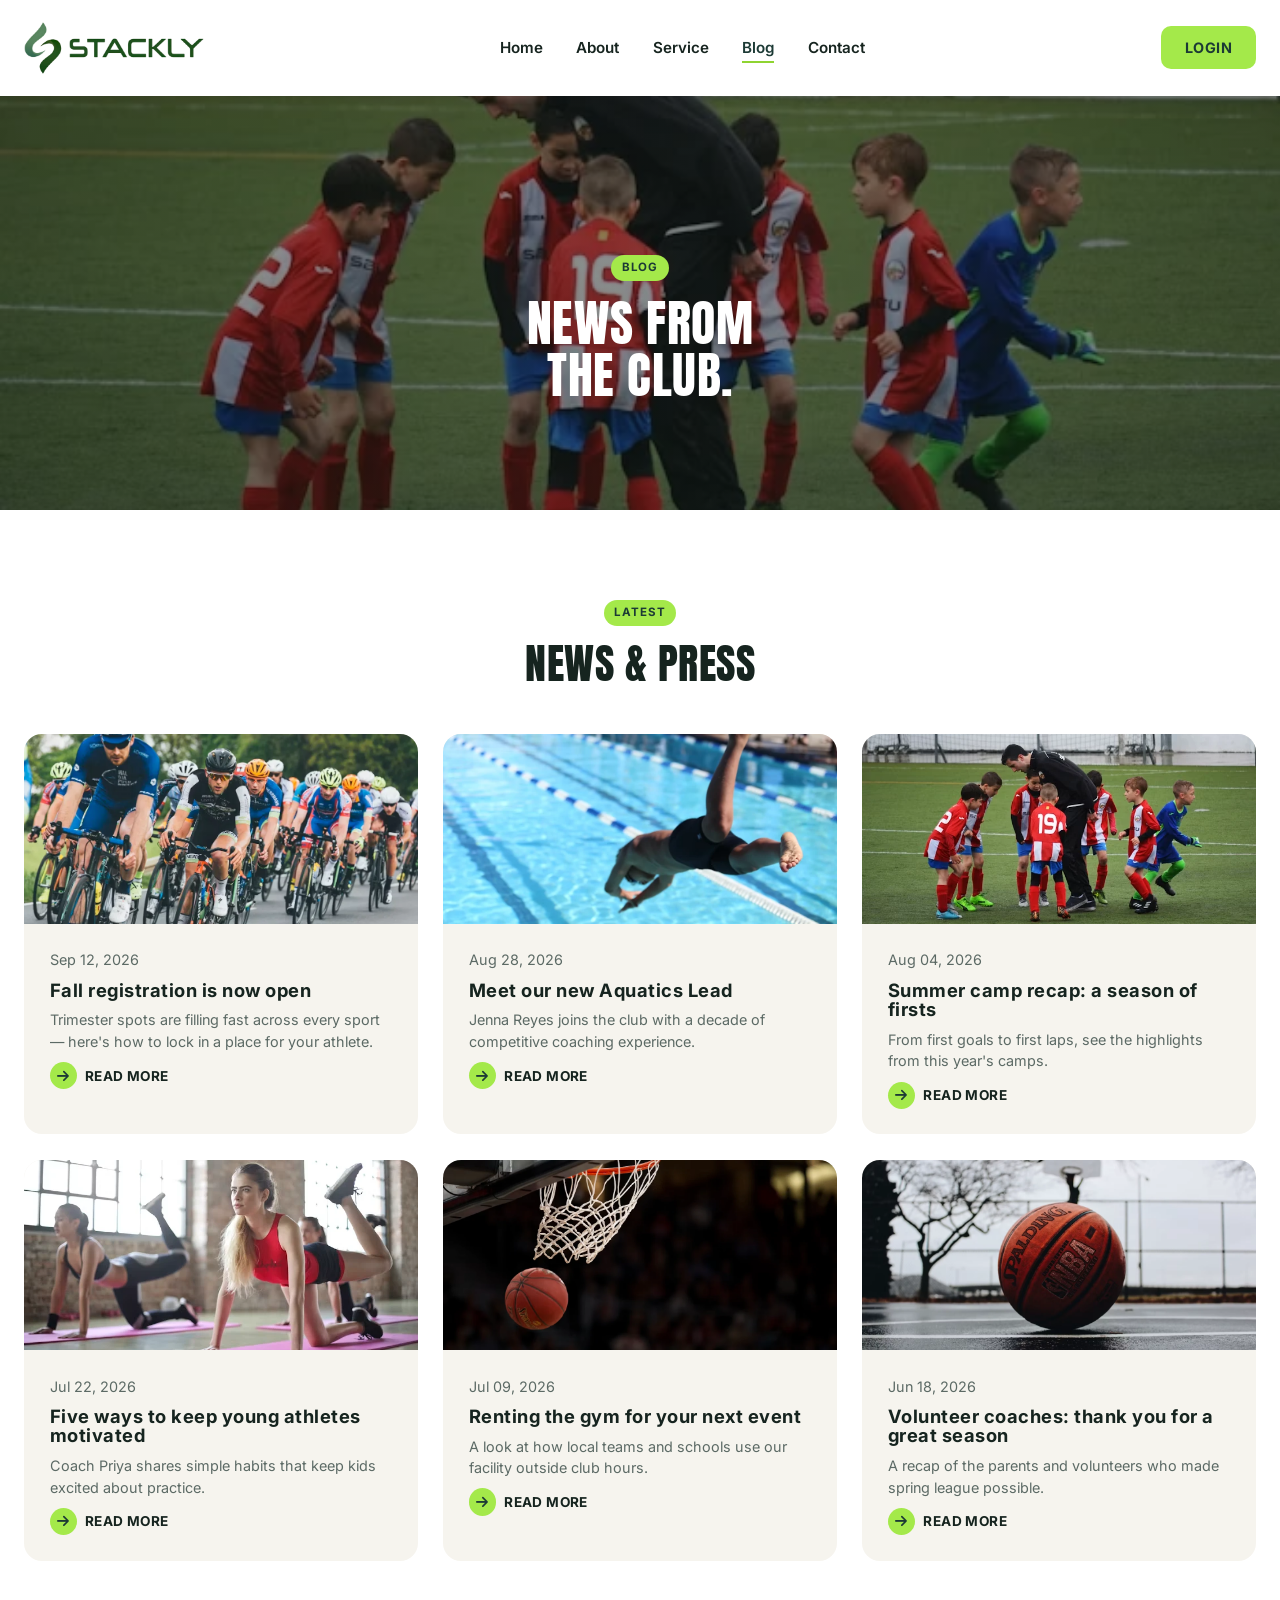
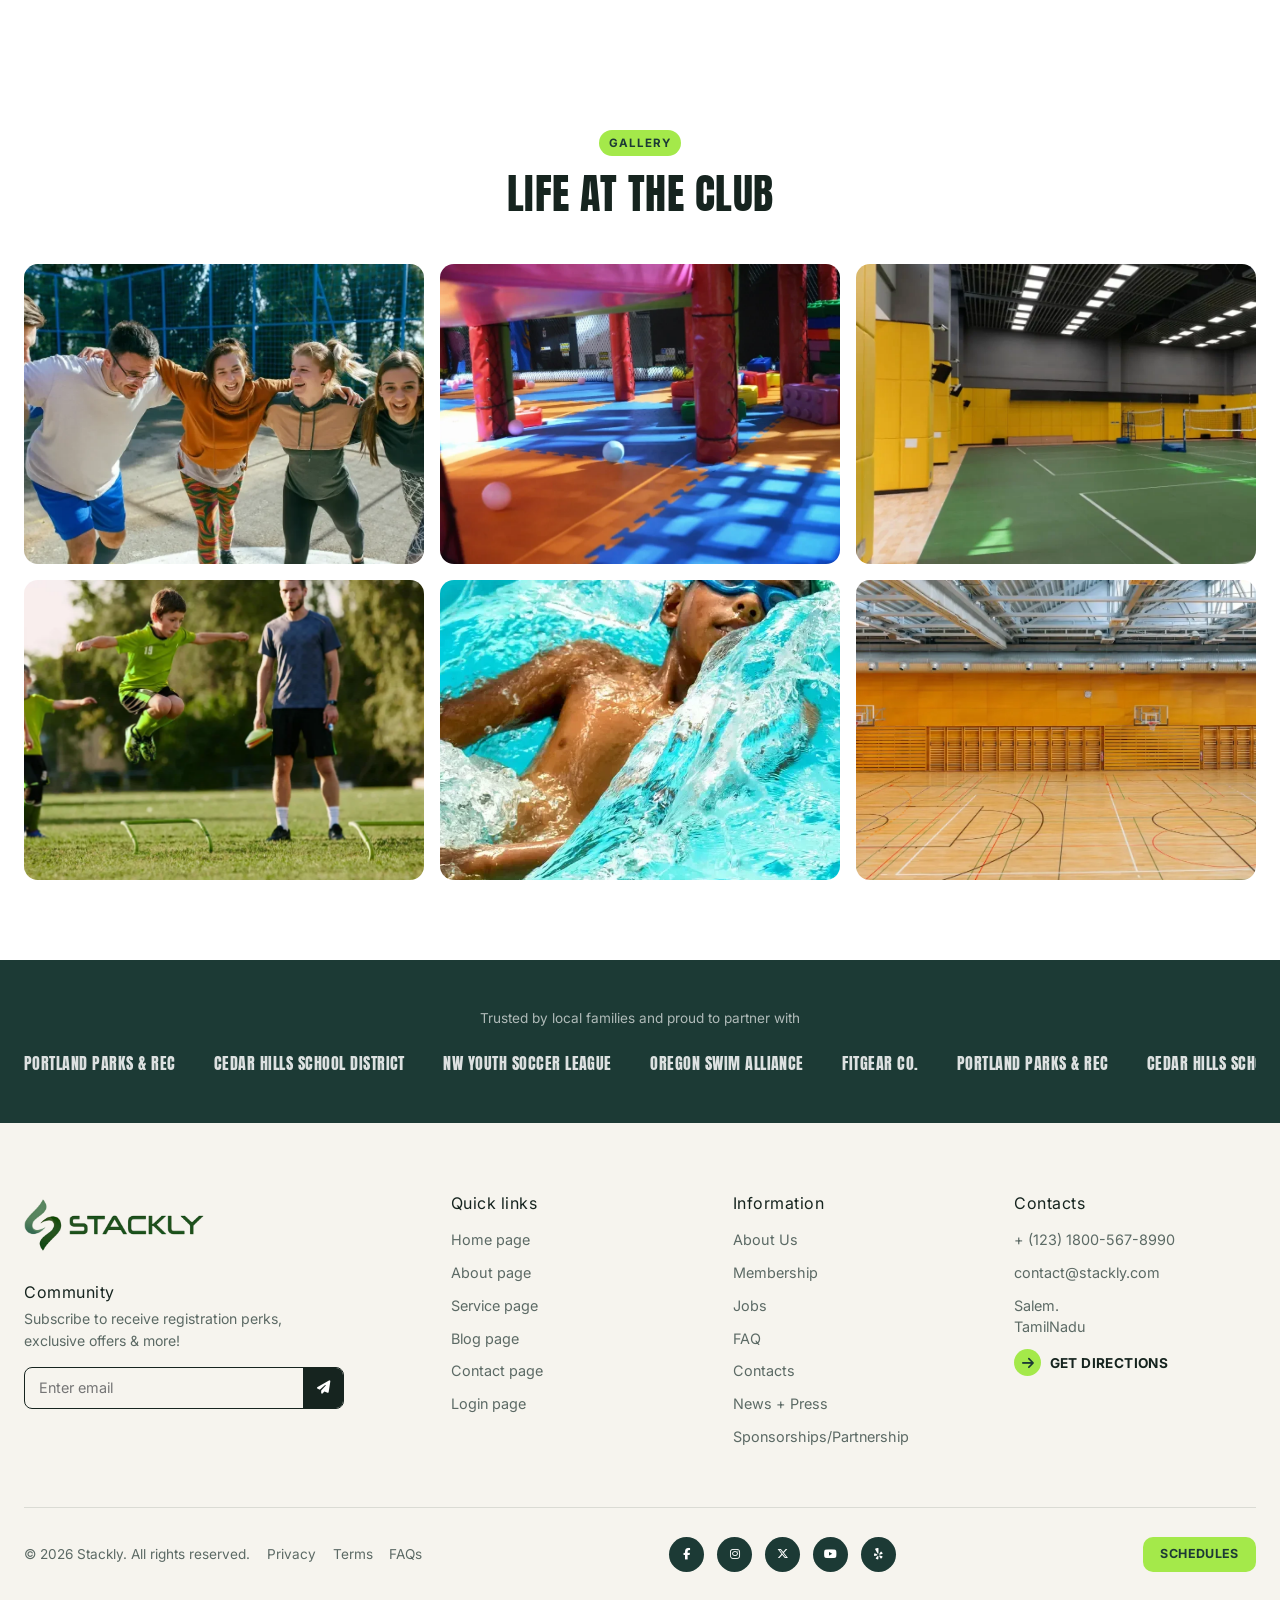
<file: blog.html>
<!DOCTYPE html>
<html lang="en">
<head>
<meta charset="UTF-8">
<meta name="viewport" content="width=device-width, initial-scale=1.0">
<title>Blog — Stackly</title>
<link rel="preconnect" href="https://fonts.googleapis.com">
<link rel="preconnect" href="https://fonts.gstatic.com" crossorigin>
<link href="https://fonts.googleapis.com/css2?family=Anton&family=Inter:wght@400;500;600;700&display=swap" rel="stylesheet">
<link rel="stylesheet" href="https://cdnjs.cloudflare.com/ajax/libs/font-awesome/6.7.2/css/all.min.css">
<link rel="stylesheet" href="styles.css">
</head>
<body>

<div class="scroll-progress" id="scrollProgress"></div>

<!-- ===== HEADER ===== -->
<header class="site-header" id="siteHeader">
  <div class="header-inner">
     <a href="./index.html" class="logo">
      <img src="./logo/Untitled design (7)-compressed.webp" alt="">
    </a>


    <nav class="main-nav" id="mainNav">
      <ul>
        <li><a href="index.html" class="nav-link ">Home</a></li>
        <li><a href="about.html" class="nav-link ">About</a></li>
        <li><a href="service.html" class="nav-link ">Service</a></li>
        <li><a href="blog.html" class="nav-link active">Blog</a></li>
        <li><a href="contact.html" class="nav-link ">Contact</a></li>
      </ul>
    </nav>

    <div class="header-actions">
      <a href="login.html" class="btn btn-login">Login</a>
      <button class="hamburger" id="hamburger" aria-label="Toggle menu" aria-expanded="false">
        <span></span><span></span><span></span>
      </button>
    </div>
  </div>
</header>
<!-- ===== PAGE HERO ===== -->
<section class="page-hero">
  <div class="page-hero-media">
    <img src="./image/photo-1526232761682-d26e03ac148e-compressed.webp" alt="Kids at summer camp">
  </div>
  <div class="page-hero-copy reveal" data-reveal>
    <span class="tag">Blog</span>
    <h1>News from<br>the club.</h1>
  </div>
</section>

<!-- ===== NEWS GRID ===== -->
<section class="news">
  <div class="section-head reveal" data-reveal>
    <span class="tag tag-light">Latest</span>
    <h2>News &amp; press</h2>
  </div>
  <div class="news-grid">
    <article class="news-card reveal" data-reveal>
      <img src="./image/photo-1517649763962-0c623066013b-compressed-compressed.webp" alt="Kids training on the court" data-fallback-icon="fa-basketball">
      <div class="news-body">
        <span class="fine">Sep 12, 2026</span>
        <h3>Fall registration is now open</h3>
        <p>Trimester spots are filling fast across every sport — here's how to lock in a place for your athlete.</p>
        <a href="./404.html" class="link-arrow">Read more</a>
      </div>
    </article>
    <article class="news-card reveal" data-reveal>
      <img src="./image/photo-1600965962361-9035dbfd1c50-compressed.webp" alt="Swimmer in the pool" data-fallback-icon="fa-person-swimming">
      <div class="news-body">
        <span class="fine">Aug 28, 2026</span>
        <h3>Meet our new Aquatics Lead</h3>
        <p>Jenna Reyes joins the club with a decade of competitive coaching experience.</p>
        <a href="./404.html" class="link-arrow">Read more</a>
      </div>
    </article>
    <article class="news-card reveal" data-reveal>
      <img src="./image/photo-1526232761682-d26e03ac148e-compressed.webp" alt="Kids at summer camp" data-fallback-icon="fa-campground">
      <div class="news-body">
        <span class="fine">Aug 04, 2026</span>
        <h3>Summer camp recap: a season of firsts</h3>
        <p>From first goals to first laps, see the highlights from this year's camps.</p>
        <a href="./404.html" class="link-arrow">Read more</a>
      </div>
    </article>
    <article class="news-card reveal" data-reveal>
      <img src="./image/photo-1518611012118-696072aa579a-compressed.webp" alt="Fitness class" data-fallback-icon="fa-dumbbell">
      <div class="news-body">
        <span class="fine">Jul 22, 2026</span>
        <h3>Five ways to keep young athletes motivated</h3>
        <p>Coach Priya shares simple habits that keep kids excited about practice.</p>
        <a href="./404.html" class="link-arrow">Read more</a>
      </div>
    </article>
    <article class="news-card reveal" data-reveal>
      <img src="./image/photo-1546519638-68e109498ffc-compressed.webp" alt="Indoor gym court" data-fallback-icon="fa-house">
      <div class="news-body">
        <span class="fine">Jul 09, 2026</span>
        <h3>Renting the gym for your next event</h3>
        <p>A look at how local teams and schools use our facility outside club hours.</p>
        <a href="./404.html" class="link-arrow">Read more</a>
      </div>
    </article>
    <article class="news-card reveal" data-reveal>
      <img src="./image/photo-1519861531473-9200262188bf-compressed.webp" alt="Team laughing together" data-fallback-icon="fa-people-group">
      <div class="news-body">
        <span class="fine">Jun 18, 2026</span>
        <h3>Volunteer coaches: thank you for a great season</h3>
        <p>A recap of the parents and volunteers who made spring league possible.</p>
        <a href="./404.html" class="link-arrow">Read more</a>
      </div>
    </article>
  </div>
</section>

<!-- ===== GALLERY ===== -->
<section class="gallery">
  <div class="section-head reveal" data-reveal>
    <span class="tag tag-light">Gallery</span>
    <h2>Life at the club</h2>
  </div>
  <div class="gallery-grid">
    <figure class="gallery-item reveal" data-reveal><img src="./image/GettyImages-1301620960-1024x683-compressed-compressed-compressed.webp" alt="Kids running on a field" data-fallback-icon="fa-person-running"></figure>
    <figure class="gallery-item reveal" data-reveal><img src="./image/GettyImages-1365277175-compressed-compressed-compressed.webp" alt="Basketball practice" data-fallback-icon="fa-basketball"></figure>
    <figure class="gallery-item reveal" data-reveal><img src="./image/GettyImages-1454077635-compressed-compressed.webp" alt="Team laughing together" data-fallback-icon="fa-people-group"></figure>
    <figure class="gallery-item reveal" data-reveal><img src="./image/GettyImages-1716935160-compressed-compressed-compressed.webp" alt="Swim lesson" data-fallback-icon="fa-person-swimming"></figure>
    <figure class="gallery-item reveal" data-reveal><img src="./image/GettyImages-477581230-compressed-compressed-compressed.webp" alt="Kids camp activity" data-fallback-icon="fa-campground"></figure>
    <figure class="gallery-item reveal" data-reveal><img src="./image/GettyImages-515926729-compressed-compressed.webp" alt="Fitness class" data-fallback-icon="fa-dumbbell"></figure>
  </div>
</section>

<!-- ===== PARTNERS ===== -->
<section class="partners">
  <p class="partners-label reveal" data-reveal>Trusted by local families and proud to partner with</p>
  <div class="partners-track-wrap reveal" data-reveal>
    <div class="partners-row">
      <span>Portland Parks &amp; Rec</span>
      <span>Cedar Hills School District</span>
      <span>NW Youth Soccer League</span>
      <span>Oregon Swim Alliance</span>
      <span>FitGear Co.</span>
      <span>Portland Parks &amp; Rec</span>
      <span>Cedar Hills School District</span>
      <span>NW Youth Soccer League</span>
      <span>Oregon Swim Alliance</span>
      <span>FitGear Co.</span>
    </div>
  </div>
</section>
<!-- ===== FOOTER ===== -->
<footer class="site-footer">
  <div class="footer-top">
    <div class="footer-brand">
    <a href="./index.html" class="logo">
      <img src="./logo/Untitled design (7)-compressed.webp" alt="">
    </a>


      <div class="newsletter">
        <h4>Community</h4>
        <p>Subscribe to receive registration perks, exclusive offers &amp; more!</p>
        <form id="newsletterForm">
          <input type="email" placeholder="Enter email" required aria-label="Email address">
          <button type="submit" aria-label="Subscribe"><i class="fa-solid fa-paper-plane"></i></button>
        </form>
      </div>
    </div>

    <div class="footer-col">
      <h4>Quick links</h4>
      <ul>
        <li><a href="./index.html">Home page</a></li>
        <li><a href="./about.html">About page</a></li>
        <li><a href="./service.html">Service page</a></li>
        <li><a href="./blog.html">Blog page</a></li>
        <li><a href="./contact.html">Contact page</a></li>
        <li><a href="./login.html">Login page</a></li>
      </ul>
    </div>

    <div class="footer-col">
      <h4>Information</h4>
      <ul>
        <li><a href="./about.html">About Us</a></li>
        <li><a href="./login.html">Membership</a></li>
        <li><a href="./404.html">Jobs</a></li>
        <li><a href="./404.html">FAQ</a></li>
        <li><a href="./contact.html">Contacts</a></li>
        <li><a href="./blog.html">News + Press</a></li>
        <li><a href="./404.html">Sponsorships/Partnership</a></li>
      </ul>
    </div>

    <div class="footer-col">
      <h4>Contacts</h4>
      <ul class="contact-list">
        <li>+ (123) 1800-567-8990</li>
        <li>contact@stackly.com</li>
        <li>Salem.<br>TamilNadu</li>
      </ul>
      <a href="./contact.html" class="link-arrow">Get directions</a>
    </div>
  </div>

  <div class="footer-bottom">
    <p>© 2026 Stackly. All rights reserved. <a href="./404.html">Privacy</a> <a href="./404.html">Terms</a> <a href="./404.html">FAQs</a></p>
    <div class="socials">
      <a href="./404.html" aria-label="Facebook"><i class="fa-brands fa-facebook-f"></i></a>
      <a href="./404.html" aria-label="Instagram"><i class="fa-brands fa-instagram"></i></a>
      <a href="./404.html" aria-label="X"><i class="fa-brands fa-x-twitter"></i></a>
      <a href="./404.html" aria-label="YouTube"><i class="fa-brands fa-youtube"></i></a>
      <a href="./404.html" aria-label="Yelp"><i class="fa-brands fa-yelp"></i></a>
    </div>
    <a href="./404.html" class="btn btn-lime btn-small">Schedules</a>
  </div>
</footer>

<button class="back-to-top" id="backToTop" aria-label="Back to top"><i class="fa-solid fa-arrow-up"></i></button>

<script src="script.js"></script>
</body>
</html>
</file>
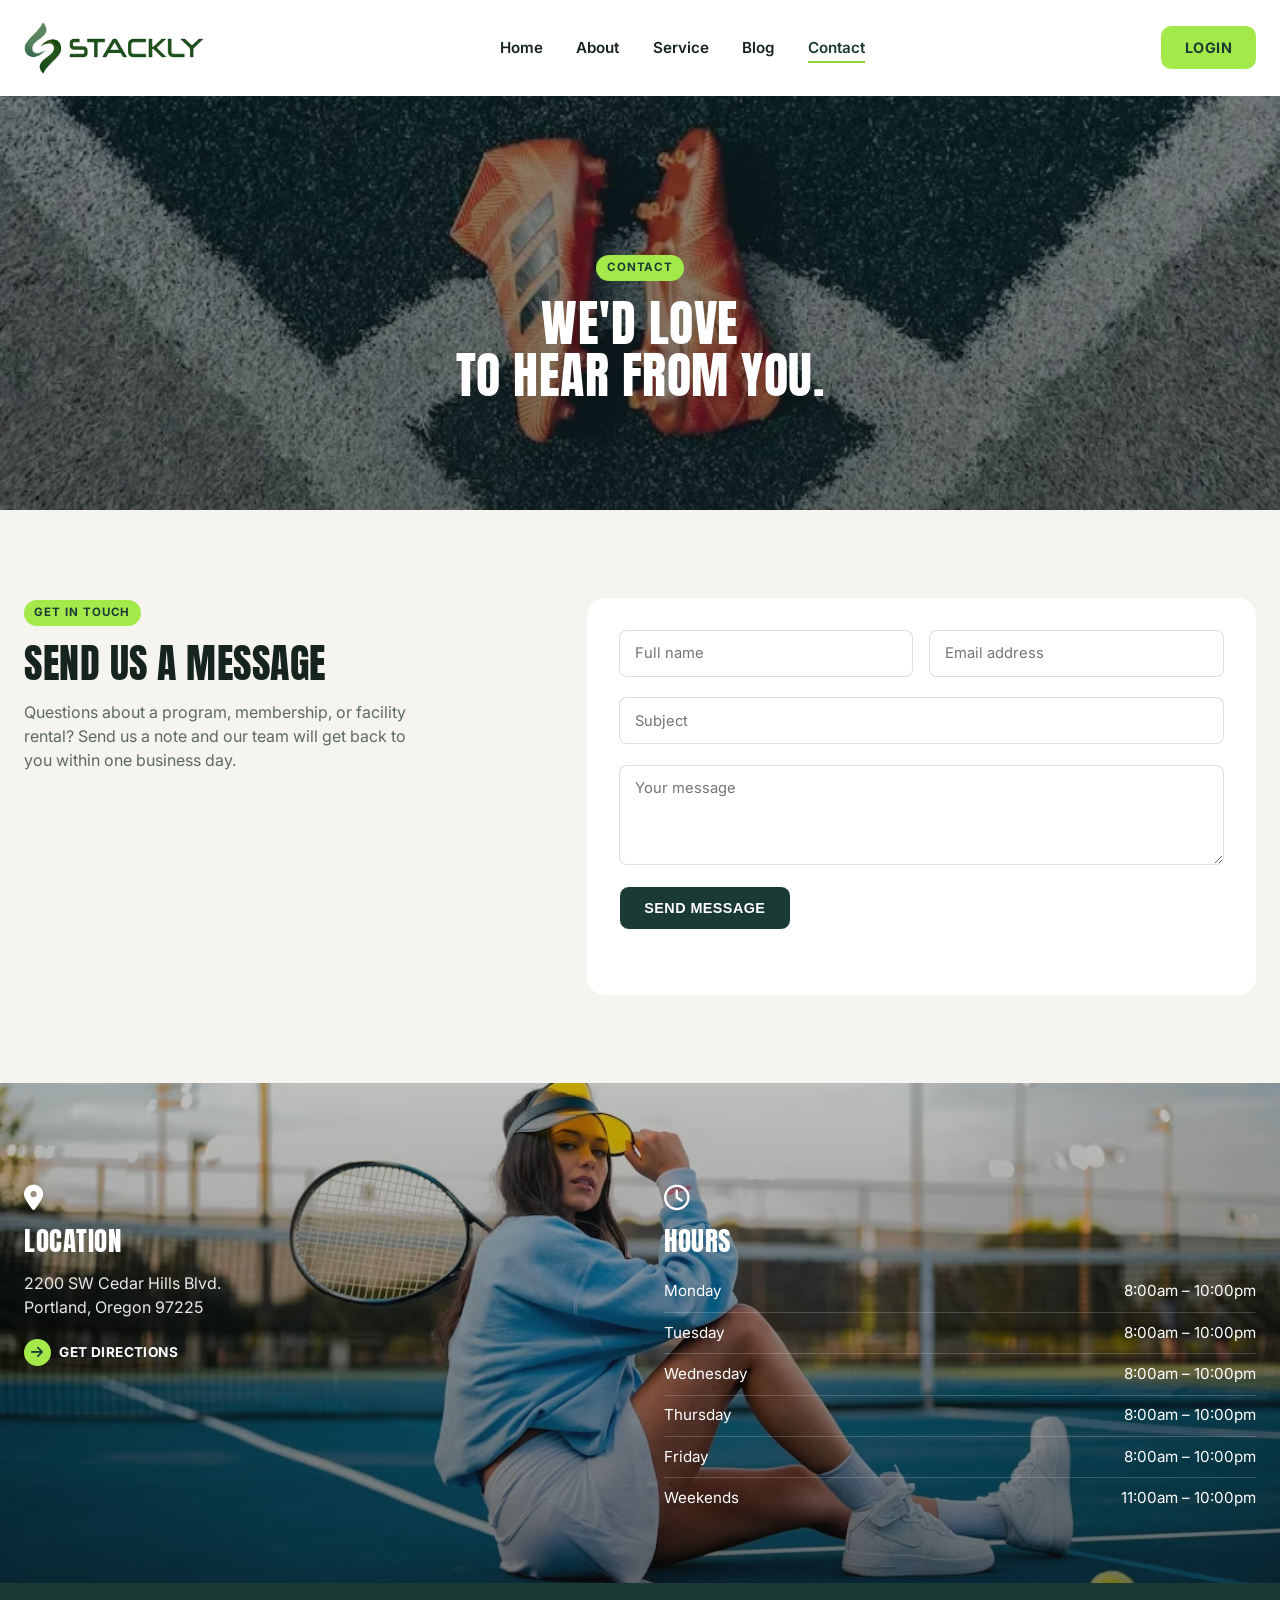
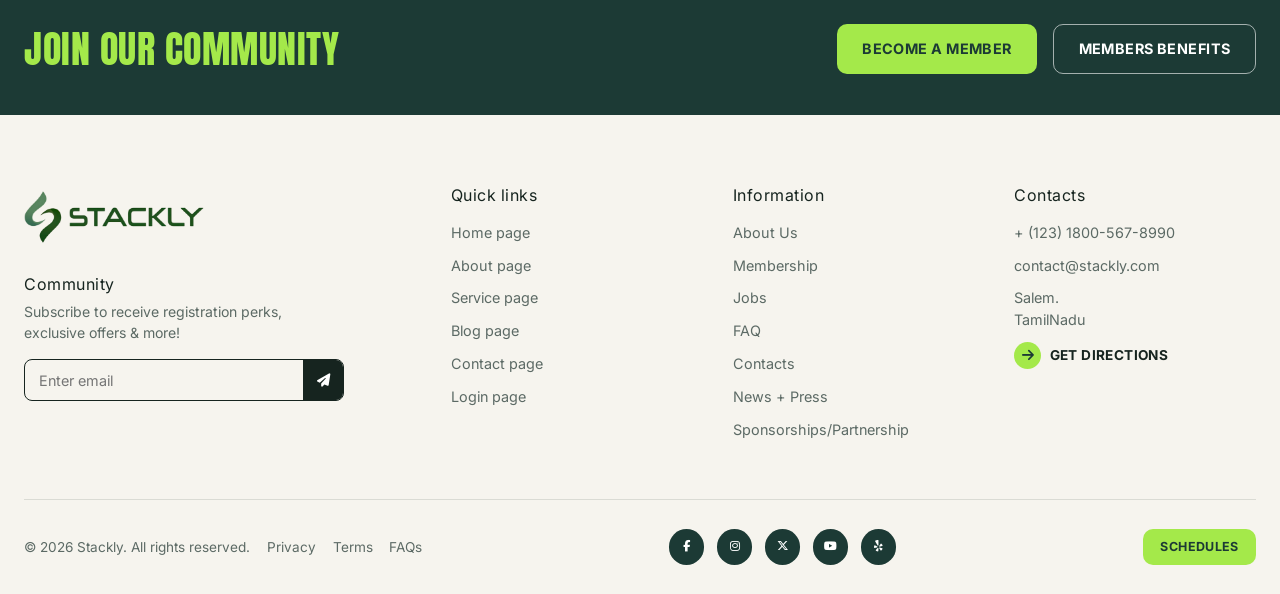
<file: contact.html>
<!DOCTYPE html>
<html lang="en">
<head>
<meta charset="UTF-8">
<meta name="viewport" content="width=device-width, initial-scale=1.0">
<title>Contact — Stackly</title>
<link rel="preconnect" href="https://fonts.googleapis.com">
<link rel="preconnect" href="https://fonts.gstatic.com" crossorigin>
<link href="https://fonts.googleapis.com/css2?family=Anton&family=Inter:wght@400;500;600;700&display=swap" rel="stylesheet">
<link rel="stylesheet" href="https://cdnjs.cloudflare.com/ajax/libs/font-awesome/6.7.2/css/all.min.css">
<link rel="stylesheet" href="styles.css">
</head>
<body>

<div class="scroll-progress" id="scrollProgress"></div>

<!-- ===== HEADER ===== -->
<header class="site-header" id="siteHeader">
  <div class="header-inner">
    <a href="./index.html" class="logo">
      <img src="./logo/Untitled design (7)-compressed.webp" alt="">
    </a>


    <nav class="main-nav" id="mainNav">
      <ul>
        <li><a href="index.html" class="nav-link ">Home</a></li>
        <li><a href="about.html" class="nav-link ">About</a></li>
        <li><a href="service.html" class="nav-link ">Service</a></li>
        <li><a href="blog.html" class="nav-link ">Blog</a></li>
        <li><a href="contact.html" class="nav-link active">Contact</a></li>
      </ul>
    </nav>

    <div class="header-actions">
      <a href="login.html" class="btn btn-login">Login</a>
      <button class="hamburger" id="hamburger" aria-label="Toggle menu" aria-expanded="false">
        <span></span><span></span><span></span>
      </button>
    </div>
  </div>
</header>
<!-- ===== PAGE HERO ===== -->
<section class="page-hero">
  <div class="page-hero-media">
    <img src="./image/photo-1529900748604-07564a03e7a6-compressed-compressed.webp" alt="Clay tennis court">
  </div>
  <div class="page-hero-copy reveal" data-reveal>
    <span class="tag">Contact</span>
    <h1>We'd love<br>to hear from you.</h1>
  </div>
</section>

<!-- ===== CONTACT FORM ===== -->
<section class="get-in-touch">
  <div class="touch-grid">
    <div class="touch-copy reveal" data-reveal>
      <span class="tag tag-light">Get in touch</span>
      <h2>Send us a message</h2>
      <p>Questions about a program, membership, or facility rental? Send us
        a note and our team will get back to you within one business day.</p>
    </div>
    <form class="touch-form reveal" data-reveal id="contactForm">
      <div class="form-row">
        <div class="input-containers">
          <input type="text" placeholder="Full name"  aria-label="Full name" id="FullName">
          <small class="error" style="margin-left: 10px;"></small>
        </div>
        <div class="input-containers">
          <input type="email" placeholder="Email address"  aria-label="Email address" id="Email">
          <small class="error" style="margin-left: 10px;"></small>
        </div>
      </div>
      <div class="input-containers">
        <input type="text" placeholder="Subject" aria-label="Subject" id="Subject">
                  <small class="error" style="margin-left: 10px;"></small>
      </div>
      <div class="input-containers">
        <textarea rows="4" placeholder="Your message"  aria-label="Your message" id="textArea" maxlength="300"></textarea>
        <small class="error" style="margin-left: 10px;"></small>
      </div>
      <button type="submit" class="btn btn-dark">Send message</button>
      <p class="form-note" id="contactFormNote" aria-live="polite"></p>
    </form>
  </div>
</section>

<!-- ===== LOCATION / HOURS ===== -->
<section class="location" id="location">
  <div class="location-media">
    <img src="./image/photo-1595435934249-5df7ed86e1c0-compressed.webp" alt="Clay tennis court">
  </div>
  <div class="location-grid">
    <div class="location-block reveal" data-reveal>
      <span class="icon-pin"><i class="fa-solid fa-location-dot"></i></span>
      <h3>Location</h3>
      <p>2200 SW Cedar Hills Blvd.<br>Portland, Oregon 97225</p>
      <a href="./404.html" class="link-arrow link-arrow-light">Get directions</a>
    </div>
    <div class="location-block reveal" data-reveal>
      <span class="icon-pin"><i class="fa-regular fa-clock"></i></span>
      <h3>Hours</h3>
      <ul class="hours-list">
        <li><span>Monday</span><span>8:00am – 10:00pm</span></li>
        <li><span>Tuesday</span><span>8:00am – 10:00pm</span></li>
        <li><span>Wednesday</span><span>8:00am – 10:00pm</span></li>
        <li><span>Thursday</span><span>8:00am – 10:00pm</span></li>
        <li><span>Friday</span><span>8:00am – 10:00pm</span></li>
        <li><span>Weekends</span><span>11:00am – 10:00pm</span></li>
      </ul>
    </div>
  </div>
</section>

<!-- ===== JOIN CTA ===== -->
<section class="join">
  <div class="join-bar">
    <h2>Join our community</h2>
    <div class="join-buttons">
      <a href="signup.html" class="btn btn-lime">Become a member</a>
      <a href="service.html" class="btn btn-outline-light">Members benefits</a>
    </div>
  </div>
</section>
<!-- ===== FOOTER ===== -->
<footer class="site-footer">
  <div class="footer-top">
    <div class="footer-brand">
      <a href="./index.html" class="logo">
      <img src="./logo/Untitled design (7)-compressed.webp" alt="">
    </a>

      <div class="newsletter">
        <h4>Community</h4>
        <p>Subscribe to receive registration perks, exclusive offers &amp; more!</p>
        <form id="newsletterForm">
          <input type="email" placeholder="Enter email" required aria-label="Email address">
          <button type="submit" aria-label="Subscribe"><i class="fa-solid fa-paper-plane"></i></button>
        </form>
      </div>
    </div>

    <div class="footer-col">
      <h4>Quick links</h4>
      <ul>
        <li><a href="./index.html">Home page</a></li>
        <li><a href="./about.html">About page</a></li>
        <li><a href="./service.html">Service page</a></li>
        <li><a href="./blog.html">Blog page</a></li>
        <li><a href="./contact.html">Contact page</a></li>
        <li><a href="./login.html">Login page</a></li>
      </ul>
    </div>

    <div class="footer-col">
      <h4>Information</h4>
      <ul>
        <li><a href="./about.html">About Us</a></li>
        <li><a href="./login.html">Membership</a></li>
        <li><a href="./404.html">Jobs</a></li>
        <li><a href="./404.html">FAQ</a></li>
        <li><a href="./contact.html">Contacts</a></li>
        <li><a href="./blog.html">News + Press</a></li>
        <li><a href="./404.html">Sponsorships/Partnership</a></li>
      </ul>
    </div>

    <div class="footer-col">
      <h4>Contacts</h4>
      <ul class="contact-list">
        <li>+ (123) 1800-567-8990</li>
        <li>contact@stackly.com</li>
        <li>Salem.<br>TamilNadu</li>
      </ul>
      <a href="./contact.html" class="link-arrow">Get directions</a>
    </div>
  </div>

  <div class="footer-bottom">
    <p>© 2026 Stackly. All rights reserved. <a href="./404.html">Privacy</a> <a href="./404.html">Terms</a> <a href="./404.html">FAQs</a></p>
    <div class="socials">
      <a href="./404.html" aria-label="Facebook"><i class="fa-brands fa-facebook-f"></i></a>
      <a href="./404.html" aria-label="Instagram"><i class="fa-brands fa-instagram"></i></a>
      <a href="./404.html" aria-label="X"><i class="fa-brands fa-x-twitter"></i></a>
      <a href="./404.html" aria-label="YouTube"><i class="fa-brands fa-youtube"></i></a>
      <a href="./404.html" aria-label="Yelp"><i class="fa-brands fa-yelp"></i></a>
    </div>
    <a href="./404.html" class="btn btn-lime btn-small">Schedules</a>
  </div>
</footer>

<button class="back-to-top" id="backToTop" aria-label="Back to top"><i class="fa-solid fa-arrow-up"></i></button>

<script src="script.js"></script>
<script>
   const contactForm  = document.getElementById("contactForm")

  if(contactForm) {

    contactForm.addEventListener("submit", function(e){

      e.preventDefault();

      //get values
      const email = document.getElementById("Email").value.trim();
      const name = document.getElementById("FullName").value;
      const Subject = document.getElementById("Subject").value;
      const textArea = document.getElementById("textArea").value;

      //Error Elements
      const nameError = document.querySelector("#FullName + .error");
      const emailError  = document.querySelector("#Email + .error");
      const subError =  document.querySelector("#Subject + .error");
      const textAreaError  =  document.querySelector("#textArea + .error");

      //Success Message 
      const message =  document.getElementById("contactFormNote")

      //Clear old Errors
      nameError.textContent = ""
      emailError.textContent = ""
      subError.textContent = ""
      textAreaError.textContent = ""

      let valid = true;


      //name Validation 
      if(name === ""){
        nameError.textContent = " Name is required!"
        valid = false;
      }else if(name.length < 3){
        nameError.textContent = " Name atleast 3 char!"
        valid = false;
      }else if(!/^[A-Za-z\s]+$/.test(name)){
        nameError.textContent = "Name should be only character and spaces!"
        valid=false;
      }

      //emailValidation 

      if(email === ""){
        emailError.textContent = "Email is required!"
        valid = false;
      }else if(  !/^[^\s@]+@[^\s@]+\.(com|in|gov|org|net)$/i.test(email)){
        emailError.textContent = "Invalid Email Formate! ";
        valid =false;
      }

      //subject validation 
      if(Subject === ""){
        subError.textContent = "Subject is required!."
        valid = false;
      }else if(Subject.length <5){
        subError.textContent = "Subject length should be more than 5!"
        valid = false;
      }

      //text
      if(textArea === ""){
        textAreaError.textContent = "Text is required!."
        valid = false;
      }else if ( textArea.length > 300){
        textAreaError.textContent = "Text should be less than 300 char!"
        valid = false;
      }
      
      if(!valid){
        message.textContent =""
        return;
      }
      message.textContent = "Thanks — we'll be in touch within one business day!."
      
      setTimeout(() => {
        message.textContent =""
        contactForm.reset()
      }, 2000);
      
    })
  }

</script>
</body>
</html>
</file>
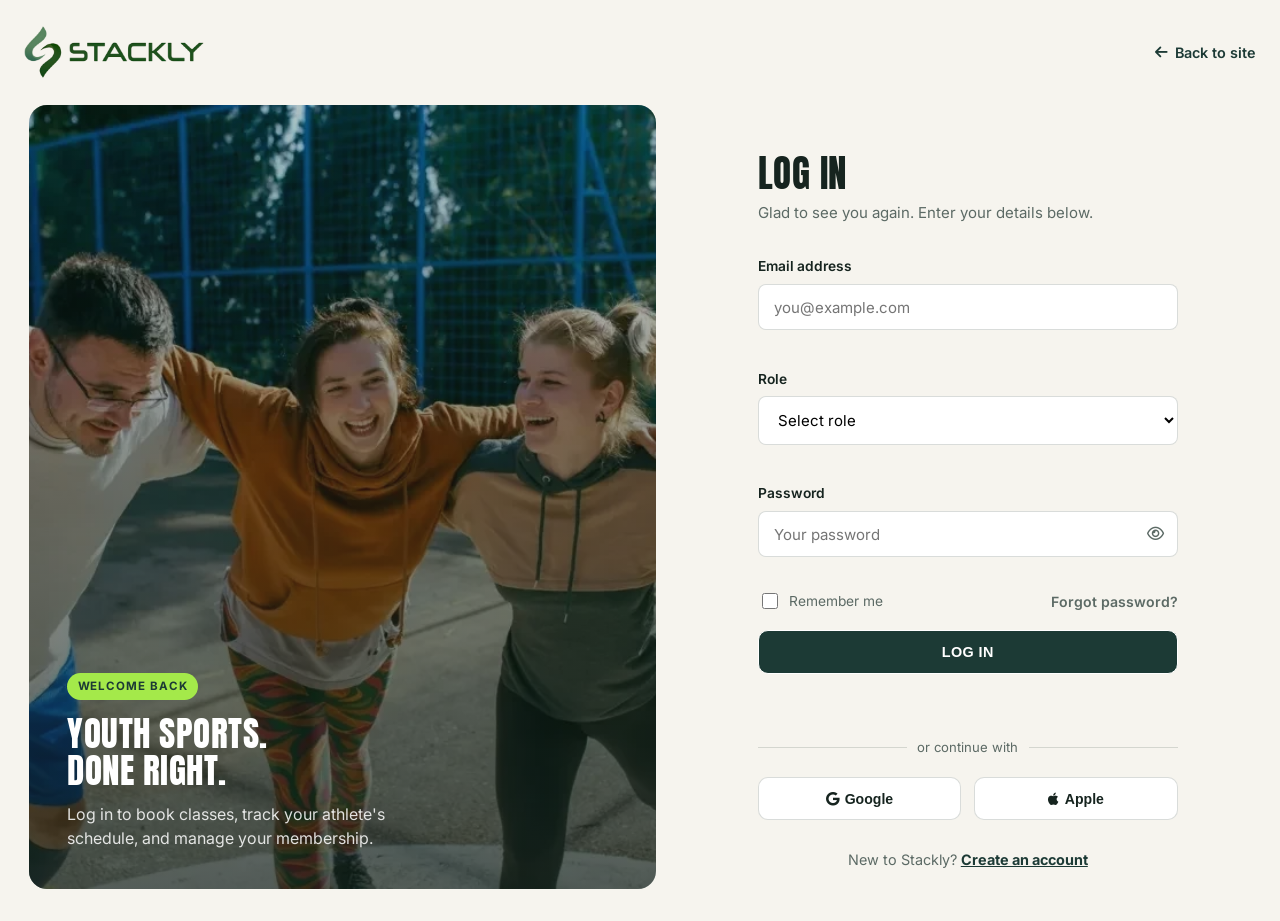
<file: login.html>
<!DOCTYPE html>
<html lang="en">
<head>
<meta charset="UTF-8">
<meta name="viewport" content="width=device-width, initial-scale=1.0">
<title>Login — Stackly</title>
<link rel="preconnect" href="https://fonts.googleapis.com">
<link rel="preconnect" href="https://fonts.gstatic.com" crossorigin>
<link href="https://fonts.googleapis.com/css2?family=Anton&family=Inter:wght@400;500;600;700&display=swap" rel="stylesheet">
<link rel="stylesheet" href="https://cdnjs.cloudflare.com/ajax/libs/font-awesome/6.7.2/css/all.min.css">
<link rel="stylesheet" href="styles.css">
<style>
  /* red border when my JS marks a field invalid */
.field input.error-input,
.field select.error-input { border-color: #d64545; }
.field input.error-input:focus { box-shadow: 0 0 0 3px rgba(214, 69, 69, .18); }

/* role dropdown (only inputs are styled right now) */
.field select {
  width: 100%;
  border: 1.5px solid rgba(20, 40, 30, .16);
  border-radius: 8px;
  padding: .85em 1em;
  font-family: inherit;
  font-size: .94rem;
  background: var(--white);
  outline: none;
  transition: border-color .25s ease, box-shadow .25s ease;
}
.field select:focus { border-color: var(--lime-dark); box-shadow: 0 0 0 3px rgba(164, 233, 74, .22); }

/* Google / Apple buttons: your .btn-outline is lime, so override it here */
.auth-social .btn-outline {
  background: var(--white);
  border-color: rgba(20, 40, 30, .16);
  color: var(--ink);
}
.auth-social .btn-outline:hover { background: var(--forest); color: var(--white); border-color: var(--forest); }
</style>
</head>
<body class="auth-body">

<div class="scroll-progress" id="scrollProgress" style="display:none;"></div>

<header class="auth-header">
   <a href="./index.html" class="logo">
      <img src="./logo/Untitled design (7)-compressed.webp" alt="">
    </a>
  <a href="index.html" class="auth-back"><i class="fa-solid fa-arrow-left"></i> Back to site</a>
</header>

<main class="auth-wrap">
  <div class="auth-media">
    <img src="./image/GettyImages-1301620960-1024x683-compressed-compressed-compressed.webp" alt="Kids playing soccer">
    <div class="auth-media-copy">
      <span class="tag">Welcome back</span>
      <h2>Youth Sports.<br>Done Right.</h2>
      <p>Log in to book classes, track your athlete's schedule, and manage your membership.</p>
    </div>
  </div>

  <div class="auth-panel reveal" data-reveal>
    <div class="auth-card">
      <h1>Log in</h1>
      <p class="auth-sub">Glad to see you again. Enter your details below.</p>

      <form id="loginForm" novalidate>
        <label class="field">
          <span>Email address</span>
          <input type="email" name="email" placeholder="you@example.com" required autocomplete="email">
          <small class="field-error"></small>
        </label>

        <label class="field">
  <span>Role</span>
  <select name="role" required>
    <option value="">Select role</option>
    <option value="user">User</option>
    <option value="admin">Admin</option>
  </select>
  <small class="field-error"></small>
</label>

        <label class="field">
          <span>Password</span>
          <div class="password-wrap">
            <input type="password" name="password" placeholder="Your password" required minlength="6" autocomplete="current-password" id="loginPassword">
            <button type="button" class="toggle-pw" data-target="loginPassword" aria-label="Show password"><i class="fa-regular fa-eye"></i></button>
          </div>
          <small class="field-error"></small>
        </label>

        <div class="field-row">
          <label class="checkbox">
            <input type="checkbox" name="remember">
            <span>Remember me</span>
          </label>
          <a href="#" class="link-arrow-plain">Forgot password?</a>
        </div>

        <button type="submit" class="btn btn-dark btn-full">Log in</button>
        <p class="form-note" id="loginNote" aria-live="polite"></p>
      </form>

      <div class="auth-divider"><span>or continue with</span></div>

      <div class="auth-social">
        <button type="button" class="btn btn-outline btn-full"><i class="fa-brands fa-google"></i> Google</button>
        <button type="button" class="btn btn-outline btn-full"><i class="fa-brands fa-apple"></i> Apple</button>
      </div>

      <p class="auth-switch">New to Stackly? <a href="signup.html">Create an account</a></p>
    </div>
  </div>
</main>

<script src="script.js"></script>

<script>
document.addEventListener("DOMContentLoaded", function () {

  const form = document.getElementById("loginForm");
  const note = document.getElementById("loginNote");

  // =========================
  // HELPERS
  // =========================

  function showError(input, message) {
    const field = input.closest(".field");
    field.querySelector(".field-error").textContent = message;
    input.classList.add("error-input");
  }

  function clearErrors() {
    form.querySelectorAll(".field-error").forEach(function (el) {
      el.textContent = "";
    });
    form.querySelectorAll(".error-input").forEach(function (el) {
      el.classList.remove("error-input");
    });
    note.textContent = "";
  }

  // =========================
  // LOGIN FORM
  // =========================

  if (form) {

    // Pre-fill email if "Remember me" was used before
    if (localStorage.getItem("remember") === "true") {
      const savedEmail = localStorage.getItem("email");
      if (savedEmail) form.email.value = savedEmail;
      form.remember.checked = true;
    }

    form.addEventListener("submit", function (e) {
      e.preventDefault();
      clearErrors();

      const email = form.email;
      const password = form.password;
      const role = form.role; // optional: only exists if you add a role <select>
      let valid = true;

      // Email
      const emailValue = email.value.trim();
      if (emailValue === "") {
        showError(email, "Email is required");
        valid = false;
      } else if (!/^[^\s@]+@[^\s@]+\.[^\s@]{2,}$/i.test(emailValue)) {
        showError(email, "Please enter a valid email address");
        valid = false;
      }

      // Role (only if the field exists)
      if (role && role.value === "") {
        showError(role, "Please select your role");
        valid = false;
      }

      // Password
      if (password.value.trim() === "") {
        showError(password, "Password is required");
        valid = false;
      } else if (password.value.length < 6) {
        showError(password, "Password must be at least 6 characters");
        valid = false;
      }

      if (!valid) return;

      // Save login info
      localStorage.setItem("email", emailValue);
      if (role) localStorage.setItem("role", role.value);

      if (form.remember.checked) {
        localStorage.setItem("remember", "true");
      } else {
        localStorage.removeItem("remember");
      }

      // Success + redirect
      note.textContent = "Login successful! Redirecting...";

      setTimeout(function () {
        if (role && role.value === "admin") {
          window.location.href = "admin.html";
        } else {
          window.location.href = "user.html";
        }
      }, 900);
    });
  }

  // =========================
  // PASSWORD SHOW / HIDE
  // =========================

  document.querySelectorAll(".toggle-pw").forEach(function (btn) {
    btn.addEventListener("click", function () {
      const input = document.getElementById(btn.dataset.target);
      const icon = btn.querySelector("i");
      const show = input.type === "password";

      input.type = show ? "text" : "password";
      icon.classList.toggle("fa-eye", !show);
      icon.classList.toggle("fa-eye-slash", show);
      btn.setAttribute("aria-label", show ? "Hide password" : "Show password");
    });
  });

  // =========================
  // SOCIAL LOGIN (Google / Apple)
  // =========================

  document.querySelectorAll(".auth-social button").forEach(function (btn) {
    btn.addEventListener("click", function () {
      window.location.href = "404.html";
    });
  });

});
</script>

</body>
</html>
</file>
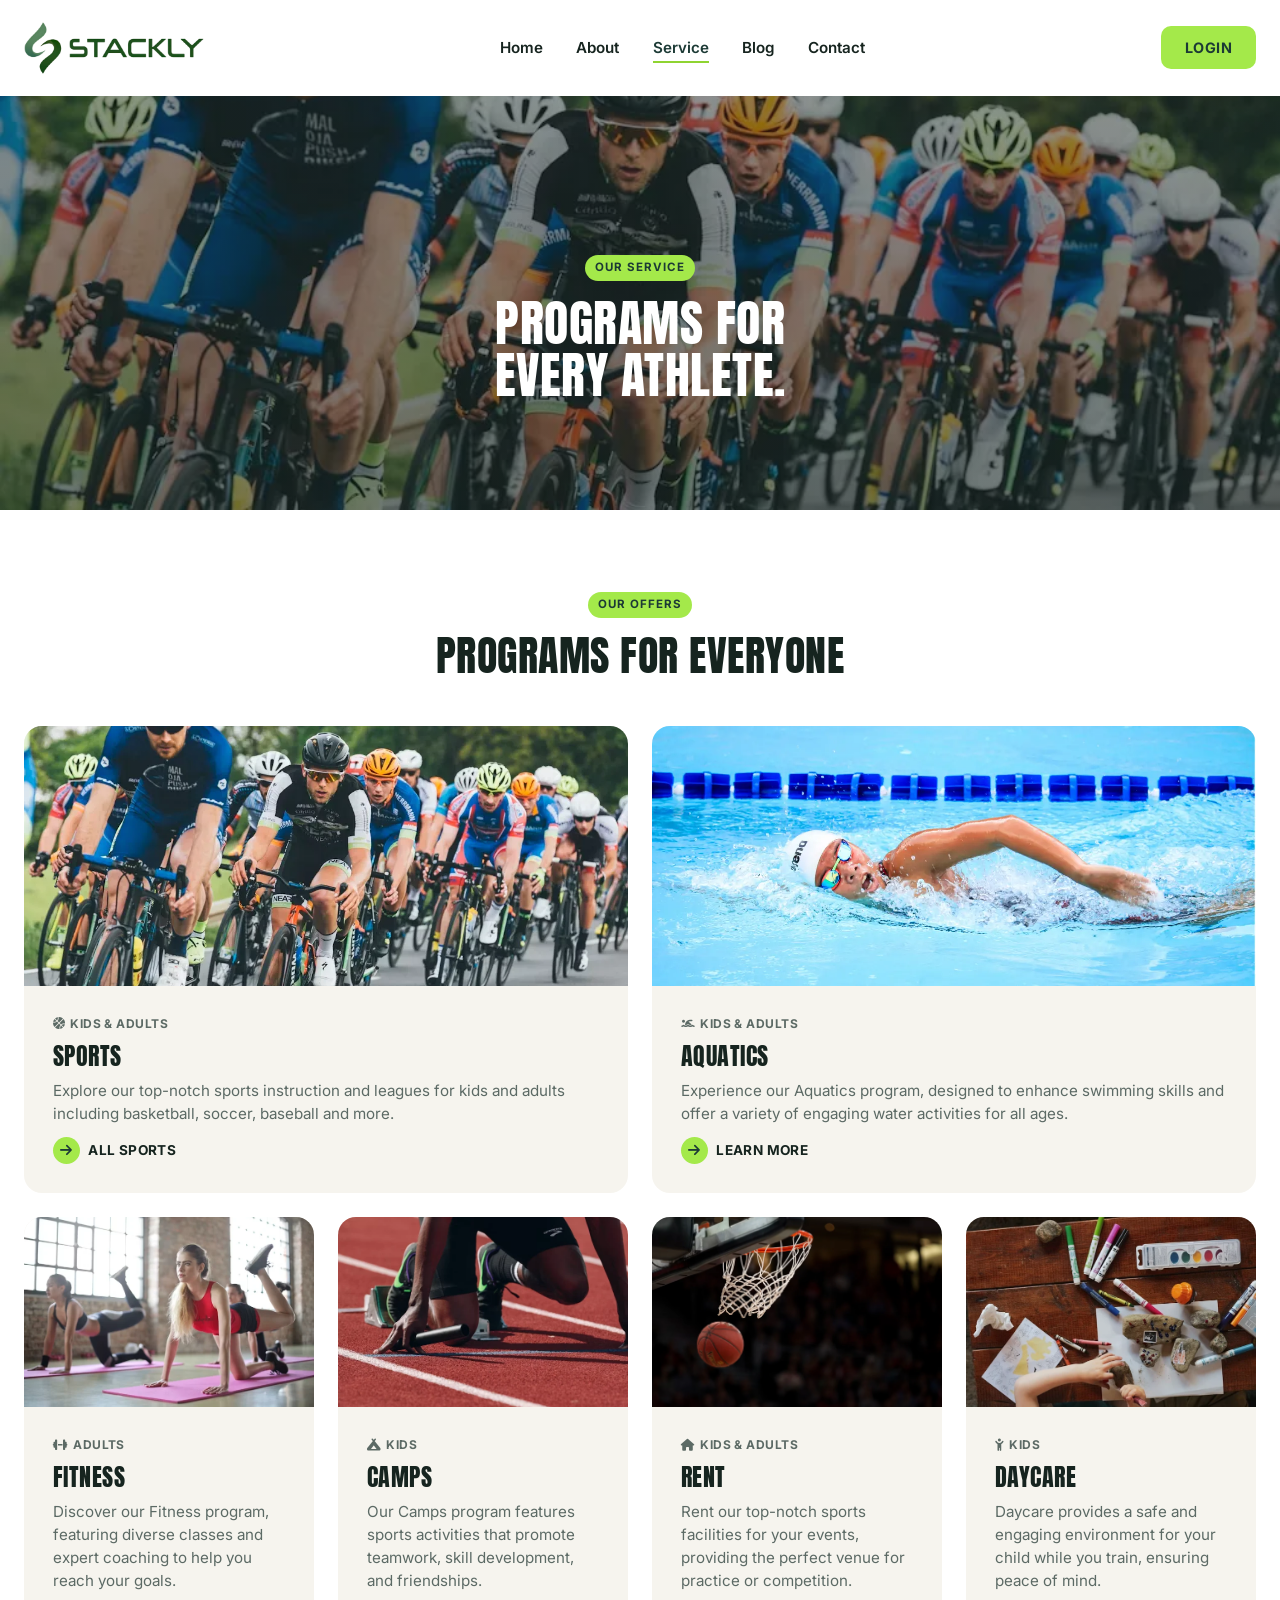
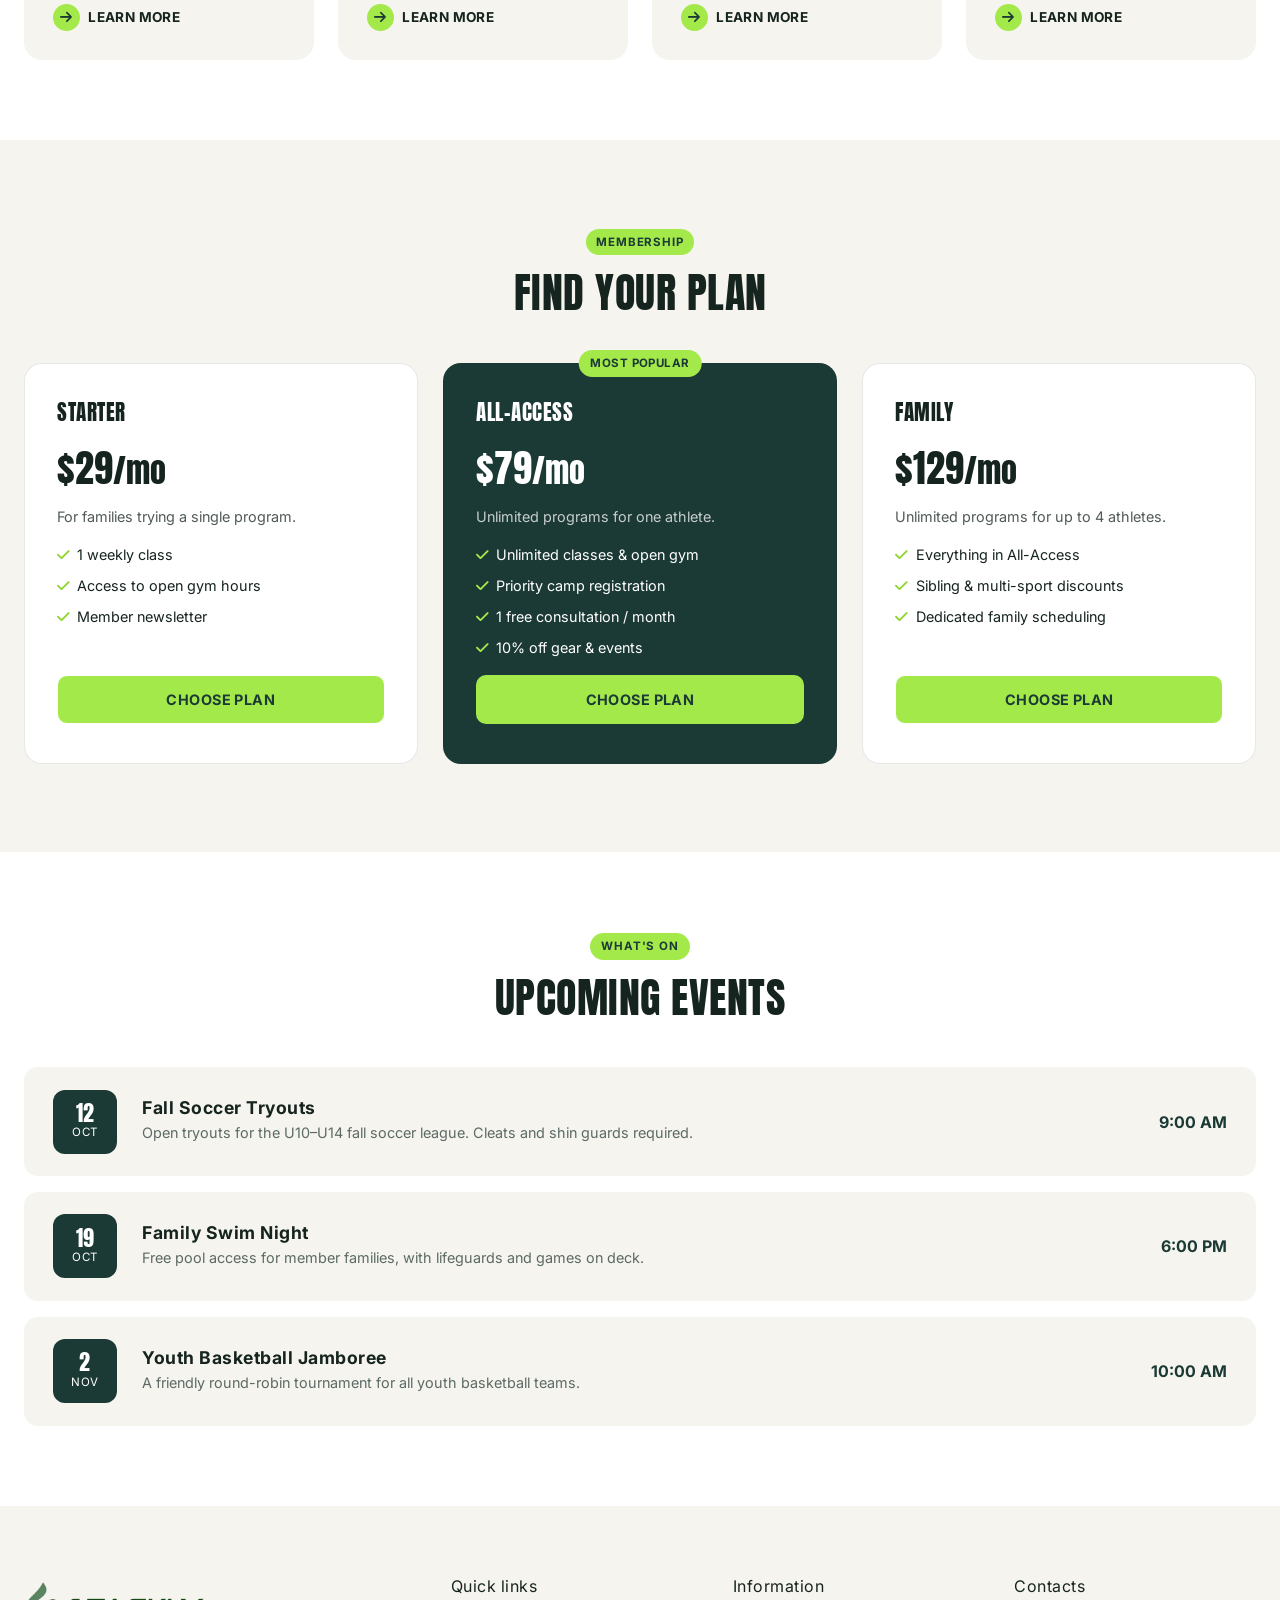
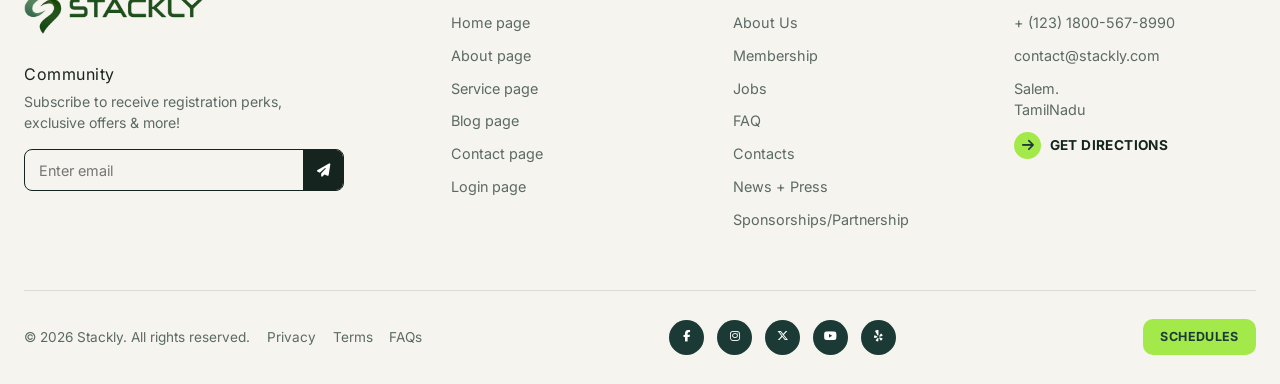
<file: service.html>
<!DOCTYPE html>
<html lang="en">
<head>
<meta charset="UTF-8">
<meta name="viewport" content="width=device-width, initial-scale=1.0">
<title>Service — Stackly</title>
<link rel="preconnect" href="https://fonts.googleapis.com">
<link rel="preconnect" href="https://fonts.gstatic.com" crossorigin>
<link href="https://fonts.googleapis.com/css2?family=Anton&family=Inter:wght@400;500;600;700&display=swap" rel="stylesheet">
<link rel="stylesheet" href="https://cdnjs.cloudflare.com/ajax/libs/font-awesome/6.7.2/css/all.min.css">
<link rel="stylesheet" href="styles.css">
</head>
<body>

<div class="scroll-progress" id="scrollProgress"></div>

<!-- ===== HEADER ===== -->
<header class="site-header" id="siteHeader">
  <div class="header-inner">
    <a href="./index.html" class="logo">
      <img src="./logo/Untitled design (7)-compressed.webp" alt="">
    </a>

    <nav class="main-nav" id="mainNav">
      <ul>
        <li><a href="index.html" class="nav-link ">Home</a></li>
        <li><a href="about.html" class="nav-link ">About</a></li>
        <li><a href="service.html" class="nav-link active">Service</a></li>
        <li><a href="blog.html" class="nav-link ">Blog</a></li>
        <li><a href="contact.html" class="nav-link ">Contact</a></li>
      </ul>
    </nav>

    <div class="header-actions">
      <a href="login.html" class="btn btn-login">Login</a>
      <button class="hamburger" id="hamburger" aria-label="Toggle menu" aria-expanded="false">
        <span></span><span></span><span></span>
      </button>
    </div>
  </div>
</header>
<!-- ===== PAGE HERO ===== -->
<section class="page-hero">
  <div class="page-hero-media">
    <img src="./image/photo-1517649763962-0c623066013b-compressed-compressed.webp" alt="Kids playing basketball">
  </div>
  <div class="page-hero-copy reveal" data-reveal>
    <span class="tag">Our service</span>
    <h1>Programs for<br>every athlete.</h1>
  </div>
</section>

<!-- ===== PROGRAMS ===== -->
<section class="programs">
  <div class="section-head reveal" data-reveal>
    <span class="tag tag-light">Our offers</span>
    <h2>Programs for everyone</h2>
  </div>

  <div class="programs-grid">
    <article class="program-card program-large reveal" data-reveal>
      <img src="./image/photo-1517649763962-0c623066013b-compressed-compressed.webp" alt="Woman playing basketball">
      <div class="program-body">
        <span class="chip"><i class="fa-solid fa-basketball"></i> Kids &amp; Adults</span>
        <h3>Sports</h3>
        <p>Explore our top-notch sports instruction and leagues for kids
          and adults including basketball, soccer, baseball and more.</p>
        <a href="contact.html" class="link-arrow">All sports</a>
      </div>
    </article>

    <article class="program-card program-large reveal" data-reveal>
      <img src="./image/Untitled design (1)-compressed.webp" alt="Boy swimming">
      <div class="program-body">
        <span class="chip"><i class="fa-solid fa-person-swimming"></i> Kids &amp; Adults</span>
        <h3>Aquatics</h3>
        <p>Experience our Aquatics program, designed to enhance swimming
          skills and offer a variety of engaging water activities for all ages.</p>
        <a href="contact.html" class="link-arrow">Learn more</a>
      </div>
    </article>

    <article class="program-card reveal" data-reveal>
      <img src="./image/photo-1518611012118-696072aa579a-compressed.webp" alt="Fitness coaching">
      <div class="program-body">
        <span class="chip"><i class="fa-solid fa-dumbbell"></i> Adults</span>
        <h3>Fitness</h3>
        <p>Discover our Fitness program, featuring diverse classes and
          expert coaching to help you reach your goals.</p>
        <a href="contact.html" class="link-arrow">Learn more</a>
      </div>
    </article>

    <article class="program-card reveal" data-reveal>
      <img src="./image/photo-1461896836934-ffe607ba8211-compressed.webp" alt="Kids sack race at camp" data-fallback-icon="fa-campground">
      <div class="program-body">
        <span class="chip"><i class="fa-solid fa-campground"></i> Kids</span>
        <h3>Camps</h3>
        <p>Our Camps program features sports activities that promote
          teamwork, skill development, and friendships.</p>
        <a href="contact.html" class="link-arrow">Learn more</a>
      </div>
    </article>

    <article class="program-card reveal" data-reveal>
      <img src="./image/photo-1546519638-68e109498ffc-compressed.webp" alt="Indoor gym court">
      <div class="program-body">
        <span class="chip"><i class="fa-solid fa-house"></i> Kids &amp; Adults</span>
        <h3>Rent</h3>
        <p>Rent our top-notch sports facilities for your events, providing
          the perfect venue for practice or competition.</p>
        <a href="contact.html" class="link-arrow">Learn more</a>
      </div>
    </article>

    <article class="program-card reveal" data-reveal>
      <img src="./image/photo-1596464716127-f2a82984de30-compressed.webp" alt="Kids indoor play area">
      <div class="program-body">
        <span class="chip"><i class="fa-solid fa-child-reaching"></i> Kids</span>
        <h3>Daycare</h3>
        <p>Daycare provides a safe and engaging environment for your
          child while you train, ensuring peace of mind.</p>
        <a href="contact.html" class="link-arrow">Learn more</a>
      </div>
    </article>
  </div>
</section>

<!-- ===== PRICING ===== -->
<section class="pricing">
  <div class="section-head reveal" data-reveal>
    <span class="tag tag-light">Membership</span>
    <h2>Find your plan</h2>
  </div>
  <div class="pricing-grid">
    <article class="price-card reveal" data-reveal="zoom">
      <h3>Starter</h3>
      <p class="price"><span>$29</span>/mo</p>
      <p class="price-desc">For families trying a single program.</p>
      <ul>
        <li>1 weekly class</li>
        <li>Access to open gym hours</li>
        <li>Member newsletter</li>
      </ul>
      <a href="./404.html" class="btn btn-outline">Choose plan</a>
    </article>
    <article class="price-card price-featured reveal" data-reveal>
      <span class="price-badge">Most popular</span>
      <h3>All-Access</h3>
      <p class="price"><span>$79</span>/mo</p>
      <p class="price-desc">Unlimited programs for one athlete.</p>
      <ul>
        <li>Unlimited classes &amp; open gym</li>
        <li>Priority camp registration</li>
        <li>1 free consultation / month</li>
        <li>10% off gear &amp; events</li>
      </ul>
      <a href="./404.html" class="btn btn-lime">Choose plan</a>
    </article>
    <article class="price-card reveal" data-reveal="zoom">
      <h3>Family</h3>
      <p class="price"><span>$129</span>/mo</p>
      <p class="price-desc">Unlimited programs for up to 4 athletes.</p>
      <ul>
        <li>Everything in All-Access</li>
        <li>Sibling &amp; multi-sport discounts</li>
        <li>Dedicated family scheduling</li>
      </ul>
      <a href="./404.html" class="btn btn-outline">Choose plan</a>
    </article>
  </div>
</section>

<!-- ===== EVENTS ===== -->
<section class="events">
  <div class="section-head reveal" data-reveal>
    <span class="tag tag-light">What's on</span>
    <h2>Upcoming events</h2>
  </div>
  <div class="events-list">
    <div class="event-row reveal" data-reveal>
      <div class="event-date"><strong>12</strong><span>Oct</span></div>
      <div class="event-body">
        <h3>Fall Soccer Tryouts</h3>
        <p>Open tryouts for the U10–U14 fall soccer league. Cleats and shin guards required.</p>
      </div>
      <span class="event-time">9:00 AM</span>
    </div>
    <div class="event-row reveal" data-reveal>
      <div class="event-date"><strong>19</strong><span>Oct</span></div>
      <div class="event-body">
        <h3>Family Swim Night</h3>
        <p>Free pool access for member families, with lifeguards and games on deck.</p>
      </div>
      <span class="event-time">6:00 PM</span>
    </div>
    <div class="event-row reveal" data-reveal>
      <div class="event-date"><strong>2</strong><span>Nov</span></div>
      <div class="event-body">
        <h3>Youth Basketball Jamboree</h3>
        <p>A friendly round-robin tournament for all youth basketball teams.</p>
      </div>
      <span class="event-time">10:00 AM</span>
    </div>
  </div>
</section>
<!-- ===== FOOTER ===== -->
<footer class="site-footer">
  <div class="footer-top">
    <div class="footer-brand">
       <a href="./index.html" class="logo">
      <img src="./logo/Untitled design (7)-compressed.webp" alt="">
    </a>


      <div class="newsletter">
        <h4>Community</h4>
        <p>Subscribe to receive registration perks, exclusive offers &amp; more!</p>
        <form id="newsletterForm">
          <input type="email" placeholder="Enter email" required aria-label="Email address">
          <button type="submit" aria-label="Subscribe"><i class="fa-solid fa-paper-plane"></i></button>
        </form>
      </div>
    </div>

    <div class="footer-col">
      <h4>Quick links</h4>
      <ul>
        <li><a href="./index.html">Home page</a></li>
        <li><a href="./about.html">About page</a></li>
        <li><a href="./service.html">Service page</a></li>
        <li><a href="./blog.html">Blog page</a></li>
        <li><a href="./contact.html">Contact page</a></li>
        <li><a href="./login.html">Login page</a></li>
      </ul>
    </div>

    <div class="footer-col">
      <h4>Information</h4>
      <ul>
        <li><a href="./about.html">About Us</a></li>
        <li><a href="./login.html">Membership</a></li>
        <li><a href="./404.html">Jobs</a></li>
        <li><a href="./404.html">FAQ</a></li>
        <li><a href="./contact.html">Contacts</a></li>
        <li><a href="./blog.html">News + Press</a></li>
        <li><a href="./404.html">Sponsorships/Partnership</a></li>
      </ul>
    </div>

    <div class="footer-col">
      <h4>Contacts</h4>
      <ul class="contact-list">
        <li>+ (123) 1800-567-8990</li>
        <li>contact@stackly.com</li>
        <li>Salem.<br>TamilNadu</li>
      </ul>
      <a href="./contact.html" class="link-arrow">Get directions</a>
    </div>
  </div>

  <div class="footer-bottom">
    <p>© 2026 Stackly. All rights reserved. <a href="./404.html">Privacy</a> <a href="./404.html">Terms</a> <a href="./404.html">FAQs</a></p>
    <div class="socials">
      <a href="./404.html" aria-label="Facebook"><i class="fa-brands fa-facebook-f"></i></a>
      <a href="./404.html" aria-label="Instagram"><i class="fa-brands fa-instagram"></i></a>
      <a href="./404.html" aria-label="X"><i class="fa-brands fa-x-twitter"></i></a>
      <a href="./404.html" aria-label="YouTube"><i class="fa-brands fa-youtube"></i></a>
      <a href="./404.html" aria-label="Yelp"><i class="fa-brands fa-yelp"></i></a>
    </div>
    <a href="./404.html" class="btn btn-lime btn-small">Schedules</a>
  </div>
</footer>

<button class="back-to-top" id="backToTop" aria-label="Back to top"><i class="fa-solid fa-arrow-up"></i></button>

<script src="script.js"></script>
</body>
</html>
</file>
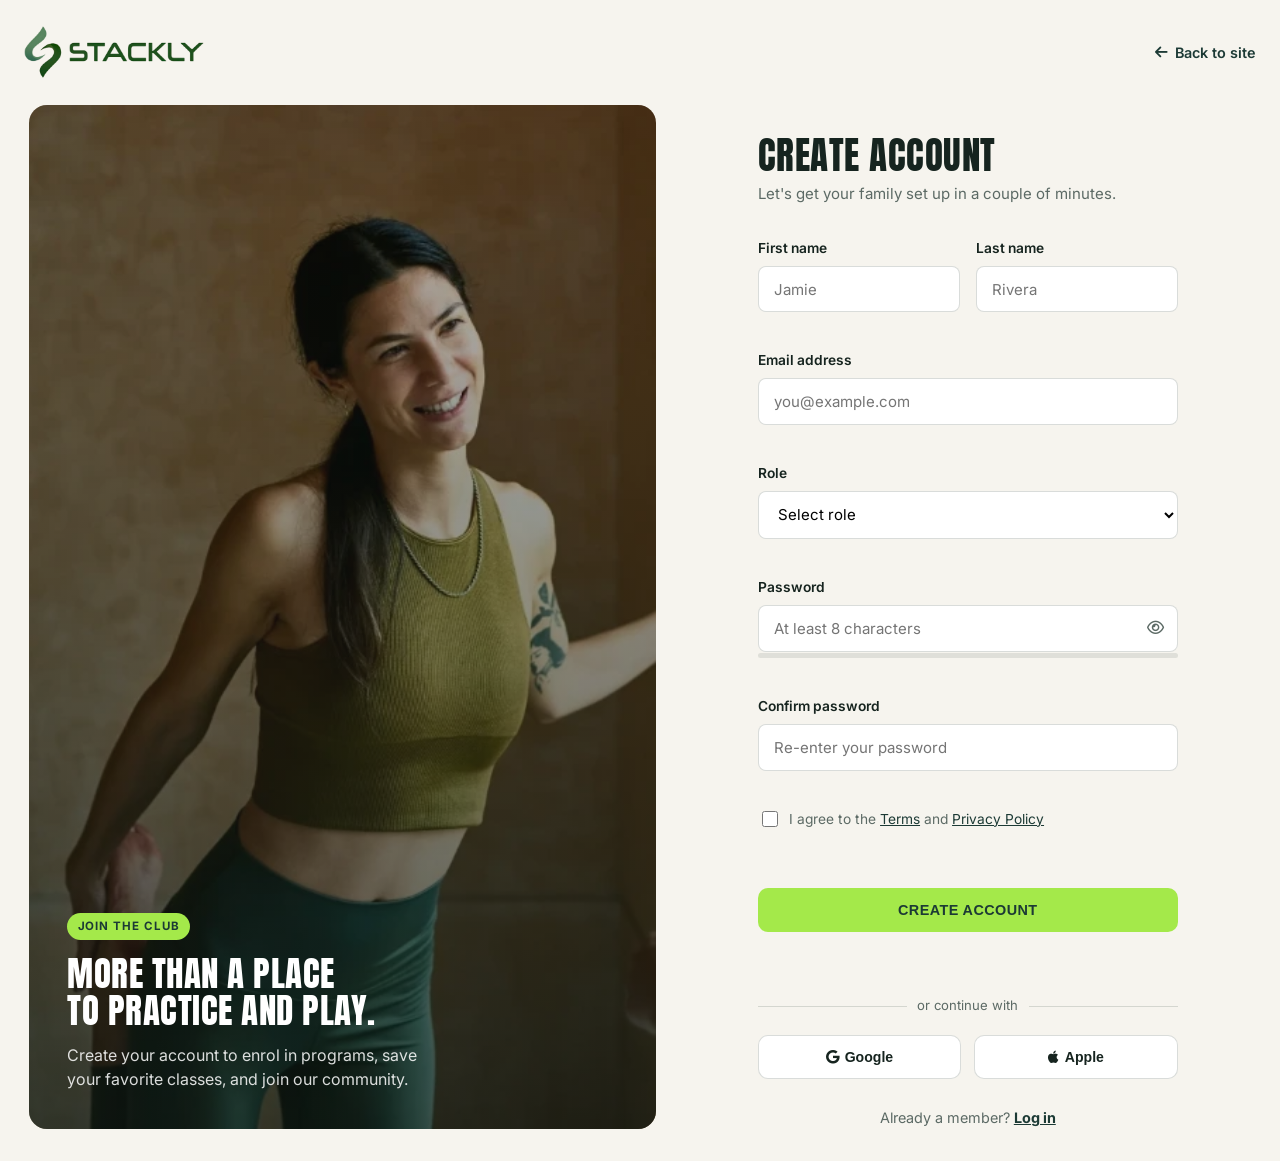
<file: signup.html>
<!DOCTYPE html>
<html lang="en">
<head>
<meta charset="UTF-8">
<meta name="viewport" content="width=device-width, initial-scale=1.0">
<title>Sign up — Stackly</title>
<link rel="preconnect" href="https://fonts.googleapis.com">
<link rel="preconnect" href="https://fonts.gstatic.com" crossorigin>
<link href="https://fonts.googleapis.com/css2?family=Anton&family=Inter:wght@400;500;600;700&display=swap" rel="stylesheet">
<link rel="stylesheet" href="https://cdnjs.cloudflare.com/ajax/libs/font-awesome/6.7.2/css/all.min.css">
<link rel="stylesheet" href="styles.css">
<style>
  /* red border when my JS marks a field invalid */
.field input.error-input,
.field select.error-input { border-color: #d64545; }
.field input.error-input:focus { box-shadow: 0 0 0 3px rgba(214, 69, 69, .18); }

/* role dropdown (only inputs are styled right now) */
.field select {
  width: 100%;
  border: 1.5px solid rgba(20, 40, 30, .16);
  border-radius: 8px;
  padding: .85em 1em;
  font-family: inherit;
  font-size: .94rem;
  background: var(--white);
  outline: none;
  transition: border-color .25s ease, box-shadow .25s ease;
}
.field select:focus { border-color: var(--lime-dark); box-shadow: 0 0 0 3px rgba(164, 233, 74, .22); }
.field select.error-input:focus { box-shadow: 0 0 0 3px rgba(214, 69, 69, .18); }

/* terms error sits outside a .field, so style it here */
.terms-error {
  display: block;
  min-height: 1.1em;
  margin: -.2em 0 .8em;
  color: #d64545;
  font-size: .8rem;
}

/* Google / Apple buttons: your .btn-outline is lime, so override it here */
.auth-social .btn-outline {
  background: var(--white);
  border-color: rgba(20, 40, 30, .16);
  color: var(--ink);
}
.auth-social .btn-outline:hover { background: var(--forest); color: var(--white); border-color: var(--forest); }
</style>
</head>
<body class="auth-body">

<div class="scroll-progress" id="scrollProgress" style="display:none;"></div>

<header class="auth-header">
    <a href="./index.html" class="logo">
      <img src="./logo/Untitled design (7)-compressed.webp" alt="Stackly">
    </a>
  <a href="index.html" class="auth-back"><i class="fa-solid fa-arrow-left"></i> Back to site</a>
</header>

<main class="auth-wrap">
  <div class="auth-media">
    <img src="./image/GettyImages-1304188182-compressed-compressed.webp" alt="Kids with a volleyball">
    <div class="auth-media-copy">
      <span class="tag">Join the club</span>
      <h2>More than a place<br>to practice and play.</h2>
      <p>Create your account to enrol in programs, save your favorite classes, and join our community.</p>
    </div>
  </div>

  <div class="auth-panel reveal" data-reveal>
    <div class="auth-card">
      <h1>Create account</h1>
      <p class="auth-sub">Let's get your family set up in a couple of minutes.</p>

      <form id="signupForm" novalidate>
        <div class="field-row-2">
          <label class="field">
            <span>First name</span>
            <input type="text" name="firstName" placeholder="Jamie" required autocomplete="given-name">
            <small class="field-error"></small>
          </label>
          <label class="field">
            <span>Last name</span>
            <input type="text" name="lastName" placeholder="Rivera" required autocomplete="family-name">
            <small class="field-error"></small>
          </label>
        </div>

        <label class="field">
          <span>Email address</span>
          <input type="email" name="email" placeholder="you@example.com" required autocomplete="email">
          <small class="field-error"></small>
        </label>

        <label class="field">
          <span>Role</span>
          <select name="role" required>
            <option value="">Select role</option>
            <option value="user">User</option>
            <option value="admin">Admin</option>
          </select>
          <small class="field-error"></small>
        </label>

        <label class="field">
          <span>Password</span>
          <div class="password-wrap">
            <input type="password" name="password" placeholder="At least 8 characters" required minlength="8" autocomplete="new-password" id="signupPassword">
            <button type="button" class="toggle-pw" data-target="signupPassword" aria-label="Show password"><i class="fa-regular fa-eye"></i></button>
          </div>
          <div class="pw-meter" id="pwMeter"><span></span></div>
          <small class="field-error"></small>
        </label>

        <label class="field">
          <span>Confirm password</span>
          <input type="password" name="confirmPassword" placeholder="Re-enter your password" required id="confirmPassword" autocomplete="new-password">
          <small class="field-error"></small>
        </label>

        <label class="checkbox">
          <input type="checkbox" name="terms" required>
          <span>I agree to the <a href="#">Terms</a> and <a href="#">Privacy Policy</a></span>
        </label>
        <small class="terms-error" id="termsError" aria-live="polite"></small>

        <button type="submit" class="btn btn-lime btn-full">Create account</button>
        <p class="form-note" id="signupNote" aria-live="polite"></p>
      </form>

      <div class="auth-divider"><span>or continue with</span></div>

      <div class="auth-social">
        <button type="button" class="btn btn-outline btn-full"><i class="fa-brands fa-google"></i> Google</button>
        <button type="button" class="btn btn-outline btn-full"><i class="fa-brands fa-apple"></i> Apple</button>
      </div>

      <p class="auth-switch">Already a member? <a href="login.html">Log in</a></p>
    </div>
  </div>
</main>

<script src="script.js"></script>
<script>
document.addEventListener("DOMContentLoaded", function () {

  const form = document.getElementById("signupForm");
  if (!form) return;

  const note = document.getElementById("signupNote");
  const termsError = document.getElementById("termsError");
  const meter = document.querySelector("#pwMeter span");

  // Make sure the panel is visible even if script.js doesn't reveal it
  const panel = document.querySelector(".auth-panel");
  if (panel) panel.classList.add("in-view");

  // Use form.elements so names like "role" never clash with built-in properties
  const f = form.elements;

  // =========================
  // HELPERS
  // =========================

  function setText(el, text) {
    if (el) el.textContent = text;
  }

  function showError(input, message) {
    const field = input.closest(".field");
    if (field) setText(field.querySelector(".field-error"), message);
    input.classList.add("error-input");
  }

  function clearErrors() {
    form.querySelectorAll(".field-error").forEach(function (el) {
      el.textContent = "";
    });
    form.querySelectorAll(".error-input").forEach(function (el) {
      el.classList.remove("error-input");
    });
    setText(termsError, "");
    setText(note, "");
  }

  // Score 0-4: length, upper+lower, number, symbol
  function passwordScore(pw) {
    let score = 0;
    if (pw.length >= 8) score++;
    if (/[a-z]/.test(pw) && /[A-Z]/.test(pw)) score++;
    if (/\d/.test(pw)) score++;
    if (/[^A-Za-z0-9]/.test(pw)) score++;
    return score;
  }

  // =========================
  // PASSWORD STRENGTH METER
  // =========================

  f.password.addEventListener("input", function () {
    if (!meter) return;
    const value = f.password.value;
    if (value === "") {
      meter.style.width = "0%";
      return;
    }
    const score = passwordScore(value);
    const colors = ["#d64545", "#d64545", "#e0a32e", "#8fd431", "#3fae2a"];
    meter.style.width = (score / 4) * 100 + "%";
    meter.style.background = colors[score];
  });

  // Clear an error as soon as the user edits that field
  form.querySelectorAll("input, select").forEach(function (el) {
    const evt = el.type === "checkbox" ? "change" : "input";
    el.addEventListener(evt, function () {
      el.classList.remove("error-input");
      const field = el.closest(".field");
      if (field) setText(field.querySelector(".field-error"), "");
      if (el.name === "terms") setText(termsError, "");
    });
  });

  // =========================
  // SUBMIT + VALIDATION
  // =========================

  form.addEventListener("submit", function (e) {
    e.preventDefault();
    clearErrors();

    const firstName = f.firstName;
    const lastName = f.lastName;
    const email = f.email;
    const role = f.role;
    const password = f.password;
    const confirmPassword = f.confirmPassword;
    const terms = f.terms;
    let valid = true;

    // First name
    if (firstName.value.trim() === "") {
      showError(firstName, "First name is required");
      valid = false;
    } else if (!/^[A-Za-z][A-Za-z\s'.-]{1,29}$/.test(firstName.value.trim())) {
      showError(firstName, "Use letters only (2-30 characters)");
      valid = false;
    }

    // Last name
    if (lastName.value.trim() === "") {
      showError(lastName, "Last name is required");
      valid = false;
    } else if (!/^[A-Za-z][A-Za-z\s'.-]{0,29}$/.test(lastName.value.trim())) {
      showError(lastName, "Use letters only");
      valid = false;
    }

    // Email
    const emailValue = email.value.trim();
    if (emailValue === "") {
      showError(email, "Email is required");
      valid = false;
    } else if (!/^[^\s@]+@[^\s@]+\.[^\s@]{2,}$/.test(emailValue)) {
      showError(email, "Please enter a valid email address");
      valid = false;
    }

    // Role
    if (role.value === "") {
      showError(role, "Please select your role");
      valid = false;
    }

    // Password
    if (password.value === "") {
      showError(password, "Password is required");
      valid = false;
    } else if (password.value.length < 8) {
      showError(password, "Password must be at least 8 characters");
      valid = false;
    } else if (!/[A-Za-z]/.test(password.value) || !/\d/.test(password.value)) {
      showError(password, "Include at least one letter and one number");
      valid = false;
    }

    // Confirm password
    if (confirmPassword.value === "") {
      showError(confirmPassword, "Please confirm your password");
      valid = false;
    } else if (confirmPassword.value !== password.value) {
      showError(confirmPassword, "Passwords do not match");
      valid = false;
    }

    // Terms
    if (!terms.checked) {
      setText(termsError, "You must accept the Terms and Privacy Policy");
      valid = false;
    }

    // Stop + shake if invalid
    if (!valid) {
      const card = document.querySelector(".auth-card");
      if (card) {
        card.classList.remove("shake");
        void card.offsetWidth; // restart animation
        card.classList.add("shake");
      }

      const firstBad = form.querySelector(".error-input");
      if (firstBad) firstBad.focus();
      else terms.focus();
      return;
    }

    // =========================
    // SAVE ACCOUNT (demo only, no password stored)
    // =========================

    try {
      localStorage.setItem("signupUser", JSON.stringify({
        firstName: firstName.value.trim(),
        lastName: lastName.value.trim(),
        email: emailValue,
        role: role.value
      }));

      // Pre-fill the login page
      localStorage.setItem("email", emailValue);
      localStorage.setItem("role", role.value);
    } catch (err) {
      // localStorage can be blocked (private mode etc.) - don't break signup
      console.warn("Could not save to localStorage:", err);
    }

    // =========================
    // SUCCESS + REDIRECT TO LOGIN
    // =========================

    setText(note, "Account created! Redirecting to login...");

    setTimeout(function () {
      window.location.href = "login.html";
    }, 1200);
  });

  // =========================
  // PASSWORD SHOW / HIDE
  // =========================

  document.querySelectorAll(".toggle-pw").forEach(function (btn) {
    btn.addEventListener("click", function () {
      const input = document.getElementById(btn.dataset.target);
      const icon = btn.querySelector("i");
      if (!input || !icon) return;
      const show = input.type === "password";

      input.type = show ? "text" : "password";
      icon.classList.toggle("fa-eye", !show);
      icon.classList.toggle("fa-eye-slash", show);
      btn.setAttribute("aria-label", show ? "Hide password" : "Show password");
    });
  });

  // =========================
  // SOCIAL BUTTONS
  // =========================

  document.querySelectorAll(".auth-social button").forEach(function (btn) {
    btn.addEventListener("click", function () {
      window.location.href = "404.html";
    });
  });

});
</script>
</body>
</html>
</file>
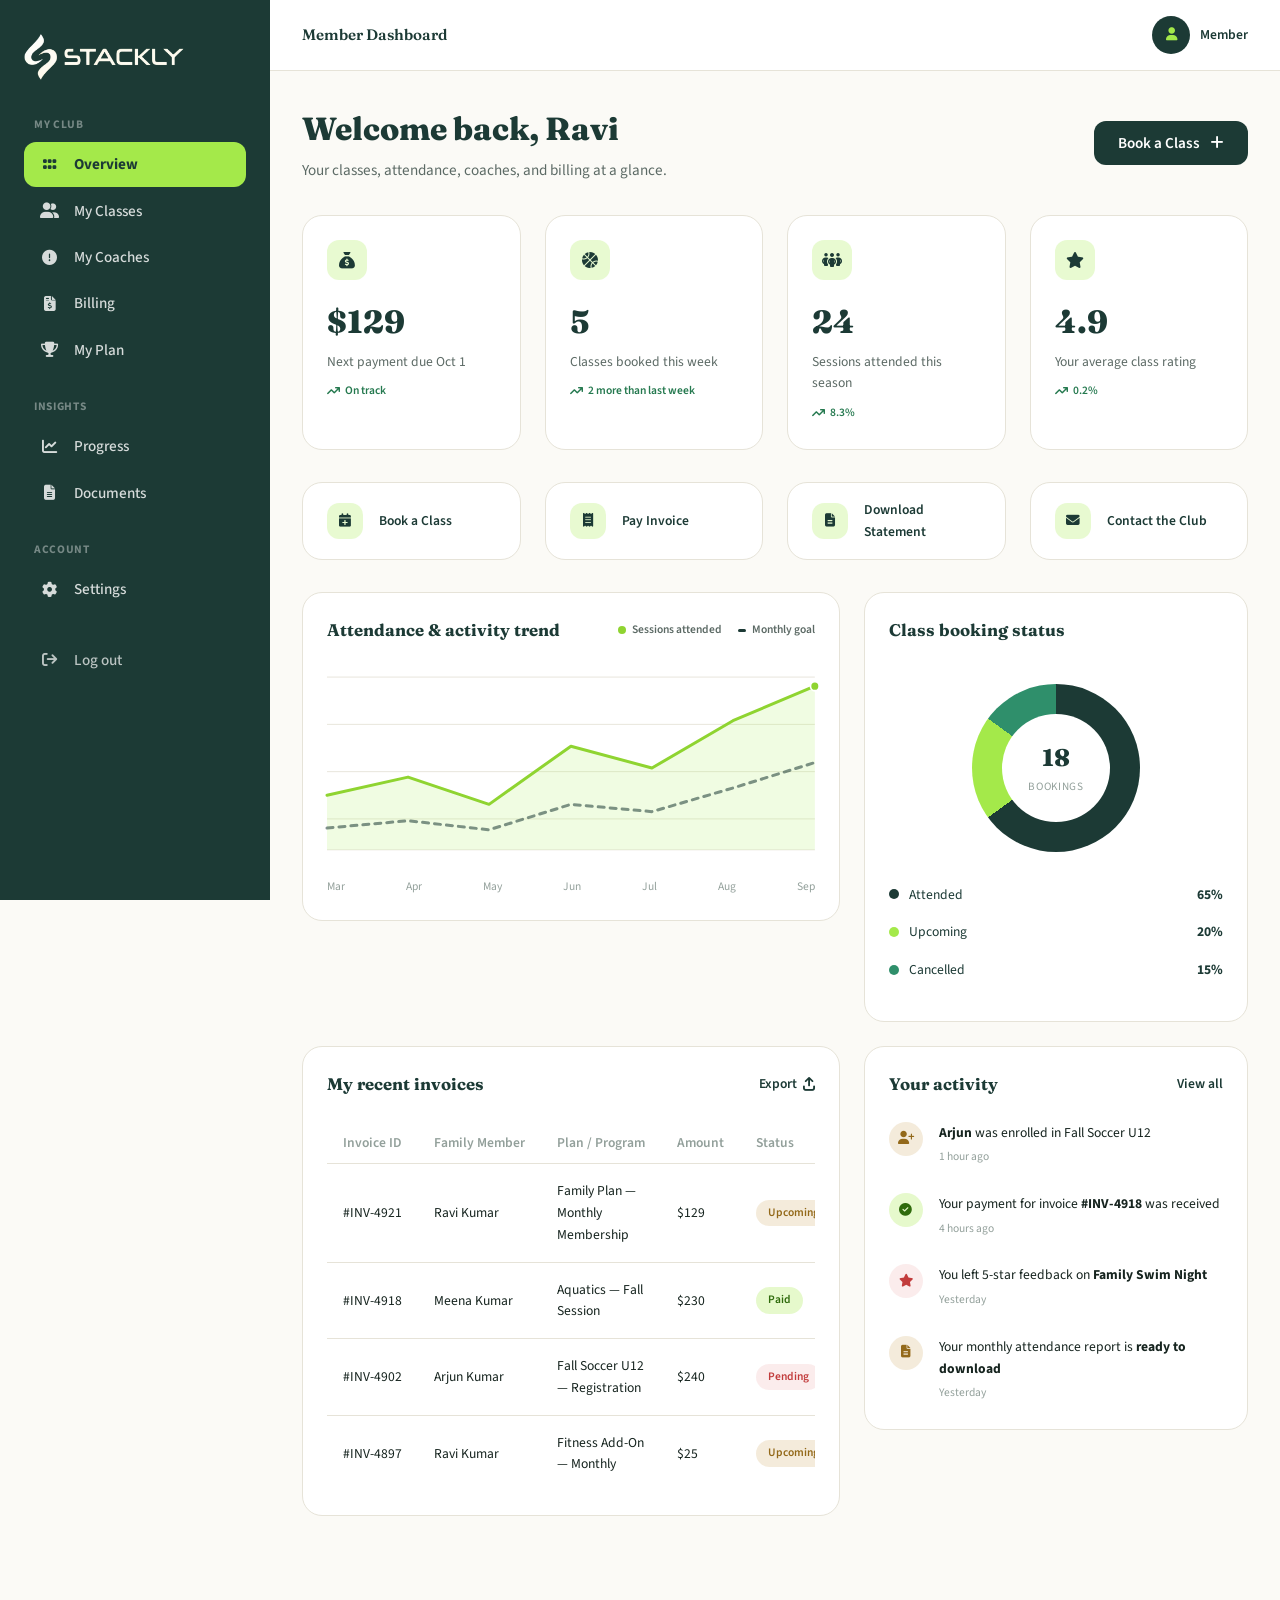
<file: user.html>
<!DOCTYPE html>
<html lang="en">
<head>
    <meta charset="UTF-8" />
    <meta name="viewport" content="width=device-width, initial-scale=1.0" />
    <link rel="stylesheet" href="https://cdnjs.cloudflare.com/ajax/libs/font-awesome/6.7.2/css/all.min.css" />
    <link href="https://fonts.googleapis.com/css2?family=Fraunces:ital,opsz,wght@0,9..144,400;0,9..144,500;0,9..144,600;0,9..144,700;0,9..144,800;1,9..144,500&family=Source+Sans+3:wght@400;500;600;700;800&display=swap" rel="stylesheet" />
    <link rel="stylesheet" href="dashboard.css" />
    <title>My Dashboard — Stackly Sports Club</title>
</head>
<body class="dashboard-body">

    <div class="dash-shell">

        <!-- ============ SIDEBAR ============ -->
        <aside class="sidebar" id="sidebar">
            <div class="sidebar-top">
                <a href="index.html" class="logo" style="width: 160px;height: 60px;">
                    <img src="./logo/Untitled design (1)-compressed_11zon.webp" alt="" style="width: 100%;height: 60px;object-fit: cover;">
                </a>
                <button class="sidebar-close" id="sidebarClose" aria-label="Close menu"><i class="fa-solid fa-xmark"></i></button>
            </div>

            <div class="sidebar-user">
                <div class="sidebar-avatar">RK</div>
                <div>
                    <p class="sidebar-user-name">Ravi Kumar</p>
                    <p class="sidebar-user-email">ravi@stackly.com</p>
                </div>
            </div>

            <nav class="sidebar-nav">
                <p class="nav-label">My Club</p>
                <a href="#overview" class="nav-link active" data-section="overview"><i class="fa-solid fa-grip"></i> Overview</a>
                <a href="#clients" class="nav-link" data-section="clients"><i class="fa-solid fa-user-group"></i> My Classes</a>
                <a href="#staff" class="nav-link" data-section="staff"><i class="fa-solid fa-circle-exclamation"></i> My Coaches</a>
                <a href="#requests" class="nav-link" data-section="requests"><i class="fa-solid fa-file-invoice-dollar"></i> Billing</a>
                <a href="#departments" class="nav-link" data-section="departments"><i class="fa-solid fa-trophy"></i> My Plan</a>

                <p class="nav-label">Insights</p>
                <a href="#analytics" class="nav-link" data-section="analytics"><i class="fa-solid fa-chart-line"></i> Progress</a>
                <a href="#reports" class="nav-link" data-section="reports"><i class="fa-solid fa-file-lines"></i> Documents</a>

                <p class="nav-label">Account</p>
                <a href="#settings" class="nav-link" data-section="settings"><i class="fa-solid fa-gear"></i> Settings</a>
                <a href="./login.html" class="nav-link nav-link-danger"><i class="fa-solid fa-arrow-right-from-bracket"></i> Log out</a>
            </nav>
        </aside>

        <div class="sidebar-overlay" id="sidebarOverlay"></div>

        <!-- ============ MAIN ============ -->
        <div class="dash-main">

            <header class="topbar">
                <button class="menu-toggle" id="menuToggle" aria-label="Open menu"><i class="fa-solid fa-bars"></i></button>
                <div class="topbar-search">Member Dashboard</div>
                <div class="topbar-actions">
                    <div class="topbar-user">
                        <div class="topbar-avatar"><i class="fa-solid fa-user"></i></div>
                        <div class="topbar-user-text">
                            <p class="topbar-user-name">Member</p>
                            <p class="topbar-user-email"><span id="dashboardEmail"></span></p>
                        </div>
                    </div>
                </div>
            </header>

            <!-- ============ OVERVIEW ============ -->
            <section class="dash-section active" id="overview">
                <div class="section-head">
                    <div>
                        <h1>Welcome back, Ravi</h1>
                        <p class="section-sub">Your classes, attendance, coaches, and billing at a glance.</p>
                    </div>
                    <a href="./404.html" class="btn-primary">Book a Class <i class="fa-solid fa-plus"></i></a>
                </div>

                <div class="kpi-grid">
                    <div class="kpi-card">
                        <span class="kpi-icon"><i class="fa-solid fa-sack-dollar"></i></span>
                        <h3>$129</h3>
                        <p>Next payment due Oct 1</p>
                        <span class="kpi-trend kpi-trend-up"><i class="fa-solid fa-arrow-trend-up"></i> On track</span>
                    </div>
                    <div class="kpi-card">
                        <span class="kpi-icon"><i class="fa-solid fa-basketball"></i></span>
                        <h3>5</h3>
                        <p>Classes booked this week</p>
                        <span class="kpi-trend kpi-trend-up"><i class="fa-solid fa-arrow-trend-up"></i> 2 more than last week</span>
                    </div>
                    <div class="kpi-card">
                        <span class="kpi-icon"><i class="fa-solid fa-people-group"></i></span>
                        <h3>24</h3>
                        <p>Sessions attended this season</p>
                        <span class="kpi-trend kpi-trend-up"><i class="fa-solid fa-arrow-trend-up"></i> 8.3%</span>
                    </div>
                    <div class="kpi-card">
                        <span class="kpi-icon"><i class="fa-solid fa-star"></i></span>
                        <h3>4.9</h3>
                        <p>Your average class rating</p>
                        <span class="kpi-trend kpi-trend-up"><i class="fa-solid fa-arrow-trend-up"></i> 0.2%</span>
                    </div>
                </div>

                <div class="quick-actions">
                    <a href="./404.html" class="quick-action"><span class="quick-action-icon"><i class="fa-solid fa-calendar-plus"></i></span>Book a Class</a>
                    <a href="./404.html" class="quick-action"><span class="quick-action-icon"><i class="fa-solid fa-receipt"></i></span>Pay Invoice</a>
                    <a href="./404.html" class="quick-action"><span class="quick-action-icon"><i class="fa-solid fa-file-lines"></i></span>Download Statement</a>
                    <a href="./404.html" class="quick-action"><span class="quick-action-icon"><i class="fa-solid fa-envelope"></i></span>Contact the Club</a>
                </div>

                <div class="content-grid overview-charts">
                    <div class="panel">
                        <div class="panel-head">
                            <h2>Attendance &amp; activity trend</h2>
                            <div class="panel-head-actions">
                                <span class="chart-legend-inline"><span class="dot-swatch" style="--c:var(--lime-dark)"></span>Sessions attended</span>
                                <span class="chart-legend-inline"><span class="dot-swatch dot-swatch-line" style="--c:var(--primary)"></span>Monthly goal</span>
                            </div>
                        </div>
                        <div class="line-chart-wrap">
                            <svg class="line-chart" viewBox="0 0 560 220" preserveAspectRatio="none" role="img" aria-label="Your attendance and monthly goal over the last 7 months">
                                <g class="line-chart-grid">
                                    <line x1="0" y1="10" x2="560" y2="10"></line>
                                    <line x1="0" y1="62" x2="560" y2="62"></line>
                                    <line x1="0" y1="114" x2="560" y2="114"></line>
                                    <line x1="0" y1="166" x2="560" y2="166"></line>
                                    <line x1="0" y1="200" x2="560" y2="200"></line>
                                </g>
                                <polygon class="line-chart-area" points="0,140 93,120 186,150 280,86 373,110 466,58 560,20 560,200 0,200"></polygon>
                                <polyline class="line-chart-path line-chart-path-revenue" points="0,140 93,120 186,150 280,86 373,110 466,58 560,20"></polyline>
                                <polyline class="line-chart-path line-chart-path-orders" points="0,176 93,168 186,178 280,150 373,158 466,132 560,104"></polyline>
                                <g class="line-chart-dots"><circle cx="560" cy="20" r="5"></circle></g>
                            </svg>
                            <div class="line-chart-labels">
                                <span>Mar</span><span>Apr</span><span>May</span><span>Jun</span><span>Jul</span><span>Aug</span><span>Sep</span>
                            </div>
                        </div>
                    </div>

                    <div class="panel">
                        <div class="panel-head"><h2>Class booking status</h2></div>
                        <div class="donut-wrap">
                            <div class="donut-chart" style="--p1:65; --p2:20; --p3:15;">
                                <div class="donut-center"><strong>18</strong><span>bookings</span></div>
                            </div>
                            <ul class="legend-list donut-legend">
                                <li><span class="legend-dot" style="--c:var(--primary)"></span> Attended <strong>65%</strong></li>
                                <li><span class="legend-dot" style="--c:var(--lime)"></span> Upcoming <strong>20%</strong></li>
                                <li><span class="legend-dot" style="--c:var(--teal)"></span> Cancelled <strong>15%</strong></li>
                            </ul>
                        </div>
                    </div>
                </div>

                <div class="content-grid">
                    <div class="panel">
                        <div class="panel-head">
                            <h2>My recent invoices</h2>
                            <a href="./404.html" class="link-read">Export <i class="fa-solid fa-arrow-up-from-bracket"></i></a>
                        </div>
                        <div class="table-wrap">
                            <table>
                                <thead><tr><th>Invoice ID</th><th>Family Member</th><th>Plan / Program</th><th>Amount</th><th>Status</th><th></th></tr></thead>
                                <tbody>
                                    <tr><td>#INV-4921</td><td>Ravi Kumar</td><td>Family Plan — Monthly Membership</td><td>$129</td><td><span class="status status-transit">Upcoming</span></td><td><a href="./404.html" class="link-read">View</a></td></tr>
                                    <tr><td>#INV-4918</td><td>Meena Kumar</td><td>Aquatics — Fall Session</td><td>$230</td><td><span class="status status-delivered">Paid</span></td><td><a href="./404.html" class="link-read">View</a></td></tr>
                                    <tr><td>#INV-4902</td><td>Arjun Kumar</td><td>Fall Soccer U12 — Registration</td><td>$240</td><td><span class="status status-pending">Pending</span></td><td><a href="./404.html" class="link-read">View</a></td></tr>
                                    <tr><td>#INV-4897</td><td>Ravi Kumar</td><td>Fitness Add-On — Monthly</td><td>$25</td><td><span class="status status-transit">Upcoming</span></td><td><a href="./404.html" class="link-read">View</a></td></tr>
                                </tbody>
                            </table>
                        </div>
                    </div>

                    <div class="panel">
                        <div class="panel-head">
                            <h2>Your activity</h2>
                            <a href="./404.html" class="link-read">View all</a>
                        </div>
                        <ul class="activity-feed">
                            <li class="activity-item">
                                <span class="activity-icon activity-icon-transit"><i class="fa-solid fa-user-plus"></i></span>
                                <div><p><strong>Arjun</strong> was enrolled in Fall Soccer U12</p><span class="activity-time">1 hour ago</span></div>
                            </li>
                            <li class="activity-item">
                                <span class="activity-icon activity-icon-delivered"><i class="fa-solid fa-circle-check"></i></span>
                                <div><p>Your payment for invoice <strong>#INV-4918</strong> was received</p><span class="activity-time">4 hours ago</span></div>
                            </li>
                            <li class="activity-item">
                                <span class="activity-icon activity-icon-pending"><i class="fa-solid fa-star"></i></span>
                                <div><p>You left 5-star feedback on <strong>Family Swim Night</strong></p><span class="activity-time">Yesterday</span></div>
                            </li>
                            <li class="activity-item">
                                <span class="activity-icon activity-icon-transit"><i class="fa-solid fa-file-lines"></i></span>
                                <div><p>Your monthly attendance report is <strong>ready to download</strong></p><span class="activity-time">Yesterday</span></div>
                            </li>
                        </ul>
                    </div>
                </div>
            </section>

            <!-- ============ MY CLASSES ============ -->
            <section class="dash-section" id="clients">
                <div class="section-head">
                    <div>
                        <h1>My Classes</h1>
                        <p class="section-sub">All classes you and your family are booked into.</p>
                    </div>
                    <a href="./404.html" class="btn-primary">Book a Class <i class="fa-solid fa-plus"></i></a>
                </div>

                <div class="kpi-grid kpi-grid-3">
                    <div class="kpi-card"><span class="kpi-icon"><i class="fa-solid fa-users"></i></span><h3>12</h3><p>Classes booked</p></div>
                    <div class="kpi-card"><span class="kpi-icon"><i class="fa-solid fa-user-check"></i></span><h3>9</h3><p>Classes attended</p></div>
                    <div class="kpi-card"><span class="kpi-icon"><i class="fa-solid fa-user-clock"></i></span><h3>3</h3><p>Upcoming this week</p></div>
                </div>

                <div class="filter-tabs">
                    <button class="filter-tab active">All</button>
                    <button class="filter-tab">Upcoming</button>
                    <button class="filter-tab">Completed</button>
                    <button class="filter-tab">Waitlisted</button>
                </div>

                <div class="panel">
                    <div class="table-wrap">
                        <table>
                            <thead><tr><th>Class</th><th>Coach</th><th>Schedule</th><th>Status</th><th></th></tr></thead>
                            <tbody>
                                <tr><td>Fall Soccer U12</td><td>Mike Sanders</td><td>Sat, 9:00 AM</td><td><span class="status status-delivered">Confirmed</span></td><td><a href="./404.html" class="link-read">Manage</a></td></tr>
                                <tr><td>Adult Aquatics</td><td>Jenna Reyes</td><td>Tue, 6:30 PM</td><td><span class="status status-delivered">Confirmed</span></td><td><a href="./404.html" class="link-read">Manage</a></td></tr>
                                <tr><td>Volleyball Intro</td><td>Alex Turner</td><td>Thu, 7:00 PM</td><td><span class="status status-pending">Waitlisted</span></td><td><a href="./404.html" class="link-read">Manage</a></td></tr>
                                <tr><td>Morning Fitness</td><td>Priya Nair</td><td>Mon, 6:00 AM</td><td><span class="status status-delivered">Confirmed</span></td><td><a href="./404.html" class="link-read">Manage</a></td></tr>
                            </tbody>
                        </table>
                    </div>
                </div>
            </section>

            <!-- ============ MY COACHES ============ -->
            <section class="dash-section" id="staff">
                <div class="section-head">
                    <div>
                        <h1>My Coaches</h1>
                        <p class="section-sub">The coaches and staff who work with you and your family.</p>
                    </div>
                    <a href="./404.html" class="btn-primary">Message a Coach <i class="fa-solid fa-plus"></i></a>
                </div>

                <div class="kpi-grid kpi-grid-3">
                    <div class="kpi-card"><span class="kpi-icon"><i class="fa-solid fa-whistle"></i></span><h3>4</h3><p>Your coaches</p></div>
                    <div class="kpi-card"><span class="kpi-icon"><i class="fa-solid fa-sitemap"></i></span><h3>3</h3><p>Programs enrolled</p></div>
                    <div class="kpi-card"><span class="kpi-icon"><i class="fa-solid fa-user-clock"></i></span><h3>1</h3><p>Unread coach message</p></div>
                </div>

                <div class="filter-tabs">
                    <button class="filter-tab active">All</button>
                    <button class="filter-tab">Soccer</button>
                    <button class="filter-tab">Aquatics</button>
                    <button class="filter-tab">Fitness</button>
                </div>

                <div class="team-dash-grid">
                    <div class="team-dash-card"><div class="team-dash-avatar">MS</div><h3>Mike Sanders</h3><p>Soccer Director</p><a href="./404.html" class="link-read">View profile</a></div>
                    <div class="team-dash-card"><div class="team-dash-avatar">JR</div><h3>Jenna Reyes</h3><p>Aquatics Lead</p><a href="./404.html" class="link-read">View profile</a></div>
                    <div class="team-dash-card"><div class="team-dash-avatar">AT</div><h3>Alex Turner</h3><p>Volleyball Head Coach</p><a href="./404.html" class="link-read">View profile</a></div>
                    <div class="team-dash-card"><div class="team-dash-avatar">PN</div><h3>Priya Nair</h3><p>Fitness Trainer</p><a href="./404.html" class="link-read">View profile</a></div>
                    <div class="team-dash-card"><div class="team-dash-avatar">DS</div><h3>Divya Shah</h3><p>Youth Safeguarding Lead</p><a href="./404.html" class="link-read">View profile</a></div>
                    <div class="team-dash-card"><div class="team-dash-avatar">HK</div><h3>Hari Krishnan</h3><p>Club Director</p><a href="./404.html" class="link-read">View profile</a></div>
                </div>
            </section>

            <!-- ============ BILLING ============ -->
            <section class="dash-section" id="requests">
                <div class="section-head">
                    <div>
                        <h1>Billing</h1>
                        <p class="section-sub">All invoices and payments for your membership and programs.</p>
                    </div>
                    <a href="./404.html" class="btn-primary">Pay Invoice <i class="fa-solid fa-plus"></i></a>
                </div>

                <div class="kpi-grid kpi-grid-3">
                    <div class="kpi-card"><span class="kpi-icon"><i class="fa-solid fa-hourglass-half"></i></span><h3>1</h3><p>Payment Due</p></div>
                    <div class="kpi-card"><span class="kpi-icon"><i class="fa-solid fa-calendar-check"></i></span><h3>2</h3><p>Upcoming Charges</p></div>
                    <div class="kpi-card"><span class="kpi-icon"><i class="fa-solid fa-circle-check"></i></span><h3>14</h3><p>Invoices Paid this year</p></div>
                </div>

                <div class="panel">
                    <div class="panel-head">
                        <h2>All my invoices</h2>
                        <a href="./404.html" class="link-read">Filter <i class="fa-solid fa-sliders"></i></a>
                    </div>
                    <div class="table-wrap">
                        <table>
                            <thead><tr><th>Invoice ID</th><th>Family Member</th><th>Plan</th><th>Amount</th><th>Payment Method</th><th>Status</th><th></th></tr></thead>
                            <tbody>
                                <tr><td>#INV-4921</td><td>Ravi Kumar</td><td>Family Plan</td><td>$129</td><td><span class="status status-delivered">Card on File</span></td><td><span class="status status-transit">Upcoming</span></td><td><a href="./404.html" class="link-read">View</a></td></tr>
                                <tr><td>#INV-4918</td><td>Meena Kumar</td><td>Aquatics</td><td>$230</td><td><span class="status status-delivered">Card on File</span></td><td><span class="status status-delivered">Paid</span></td><td><a href="./404.html" class="link-read">View</a></td></tr>
                                <tr><td>#INV-4902</td><td>Arjun Kumar</td><td>Soccer U12</td><td>$240</td><td><span class="status status-pending">Payment Pending</span></td><td><span class="status status-pending">Due Soon</span></td><td><a href="./404.html" class="link-read">View</a></td></tr>
                                <tr><td>#INV-4897</td><td>Ravi Kumar</td><td>Fitness Add-On</td><td>$25</td><td><span class="status status-delivered">Card on File</span></td><td><span class="status status-transit">Upcoming</span></td><td><a href="./404.html" class="link-read">View</a></td></tr>
                                <tr><td>#INV-4889</td><td>Meena Kumar</td><td>Starter Plan</td><td>$29</td><td><span class="status status-delivered">Card on File</span></td><td><span class="status status-delivered">Paid</span></td><td><a href="./404.html" class="link-read">View</a></td></tr>
                            </tbody>
                        </table>
                    </div>
                </div>
            </section>

            <!-- ============ MY PLAN ============ -->
            <section class="dash-section" id="departments">
                <div class="section-head">
                    <div>
                        <h1>My Plan</h1>
                        <p class="section-sub">Your membership plan, enrolled programs, and class schedules.</p>
                    </div>
                    <a href="./404.html" class="btn-primary">Add Program <i class="fa-solid fa-plus"></i></a>
                </div>

                <div class="kpi-grid kpi-grid-3">
                    <div class="kpi-card"><span class="kpi-icon"><i class="fa-solid fa-trophy"></i></span><h3>3</h3><p>Programs enrolled</p></div>
                    <div class="kpi-card"><span class="kpi-icon"><i class="fa-solid fa-circle-check"></i></span><h3>Family</h3><p>Current plan</p></div>
                    <div class="kpi-card"><span class="kpi-icon"><i class="fa-solid fa-triangle-exclamation"></i></span><h3>1</h3><p>Waitlisted class</p></div>
                </div>

                <div class="panel">
                    <div class="panel-head">
                        <h2>Programs I'm enrolled in</h2>
                        <a href="./404.html" class="link-read">View all</a>
                    </div>
                    <div class="table-wrap">
                        <table>
                            <thead><tr><th>Program</th><th>Led By</th><th>Session Length</th><th>Sessions Attended</th><th>Fees Paid</th><th></th></tr></thead>
                            <tbody>
                                <tr><td>Soccer</td><td>Mike Sanders</td><td>12 weeks</td><td>8</td><td>$240</td><td><a href="./404.html" class="link-read">Edit</a></td></tr>
                                <tr><td>Aquatics</td><td>Jenna Reyes</td><td>12 weeks</td><td>7</td><td>$230</td><td><a href="./404.html" class="link-read">Edit</a></td></tr>
                                <tr><td>Fitness</td><td>Priya Nair</td><td>Ongoing</td><td>9</td><td>$100</td><td><a href="./404.html" class="link-read">Edit</a></td></tr>
                                <tr><td>Volleyball</td><td>Alex Turner</td><td>12 weeks</td><td>0</td><td>$0</td><td><a href="./404.html" class="link-read">Edit</a></td></tr>
                            </tbody>
                        </table>
                    </div>
                </div>
            </section>

            <!-- ============ PROGRESS ============ -->
            <section class="dash-section" id="analytics">
                <div class="section-head">
                    <div>
                        <h1>Progress</h1>
                        <p class="section-sub">Your attendance, activity, and time spent across programs.</p>
                    </div>
                    <a href="./404.html" class="btn-primary">Export Report <i class="fa-solid fa-arrow-up-from-bracket"></i></a>
                </div>

                <div class="content-grid">
                    <div class="panel">
                        <div class="panel-head"><h2>Sessions per month</h2><a href="./404.html" class="link-read">Last 6 months</a></div>
                        <div class="bar-chart">
                            <div class="bar-col"><span class="bar" style="--h:48%"></span><label>Apr</label></div>
                            <div class="bar-col"><span class="bar" style="--h:62%"></span><label>May</label></div>
                            <div class="bar-col"><span class="bar" style="--h:41%"></span><label>Jun</label></div>
                            <div class="bar-col"><span class="bar" style="--h:76%"></span><label>Jul</label></div>
                            <div class="bar-col"><span class="bar" style="--h:59%"></span><label>Aug</label></div>
                            <div class="bar-col"><span class="bar bar-current" style="--h:94%"></span><label>Sep</label></div>
                        </div>
                    </div>

                    <div class="panel">
                        <div class="panel-head"><h2>Time by program</h2></div>
                        <ul class="legend-list">
                            <li><span class="legend-dot" style="--c:var(--primary)"></span> Soccer <strong>38%</strong></li>
                            <li><span class="legend-dot" style="--c:var(--lime)"></span> Aquatics <strong>27%</strong></li>
                            <li><span class="legend-dot" style="--c:var(--teal)"></span> Fitness <strong>21%</strong></li>
                            <li><span class="legend-dot" style="--c:var(--text-light)"></span> Camps &amp; other <strong>14%</strong></li>
                        </ul>
                        <div class="legend-bar">
                            <span style="--w:38%; --c:var(--primary)"></span>
                            <span style="--w:27%; --c:var(--lime)"></span>
                            <span style="--w:21%; --c:var(--teal)"></span>
                            <span style="--w:14%; --c:var(--text-light)"></span>
                        </div>
                    </div>
                </div>
            </section>

            <!-- ============ DOCUMENTS ============ -->
            <section class="dash-section" id="reports">
                <div class="section-head">
                    <div>
                        <h1>Documents</h1>
                        <p class="section-sub">Download your receipts, statements, and attendance records.</p>
                    </div>
                    <a href="./404.html" class="btn-primary">Request Document <i class="fa-solid fa-plus"></i></a>
                </div>
                <div class="panel">
                    <div class="panel-head"><h2>My documents</h2></div>
                    <div class="table-wrap">
                        <table>
                            <thead><tr><th>Document</th><th>Type</th><th>Generated</th><th>Size</th><th></th></tr></thead>
                            <tbody>
                                <tr><td>Monthly Billing Statement — August</td><td>Billing</td><td>Sep 01, 2026</td><td>1.4 MB</td><td><a href="./404.html" class="link-read">Download</a></td></tr>
                                <tr><td>Class Attendance Record — Q3</td><td>Attendance</td><td>Sep 05, 2026</td><td>920 KB</td><td><a href="./404.html" class="link-read">Download</a></td></tr>
                                <tr><td>Membership Agreement</td><td>Membership</td><td>Aug 22, 2026</td><td>780 KB</td><td><a href="./404.html" class="link-read">Download</a></td></tr>
                                <tr><td>Annual Renewal Receipt</td><td>Receipt</td><td>Aug 01, 2026</td><td>520 KB</td><td><a href="./404.html" class="link-read">Download</a></td></tr>
                            </tbody>
                        </table>
                    </div>
                </div>
            </section>

            <!-- ============ SETTINGS ============ -->
            <section class="dash-section" id="settings">
                <div class="section-head">
                    <div>
                        <h1>Settings</h1>
                        <p class="section-sub">Manage your profile and notification preferences.</p>
                    </div>
                </div>

                <div class="content-grid">
                    <div class="panel">
                        <div class="panel-head"><h2>Profile</h2></div>
                        <form class="settings-form" id="settingsForm">
                            <div class="form-grid">
                                <div class="field"><label for="sName">Full name</label><input type="text" id="sName" value="" /></div>
                                <div class="field"><label for="sEmail">Email</label><input type="email" id="sEmail" value="" /></div>
                                <div class="field"><label for="sPhone">Phone</label><input type="tel" id="sPhone" placeholder="Add phone number" /></div>
                                <div class="field"><label for="sRole">Membership</label><input type="text" id="sRole" value="Member — Family Plan" disabled /></div>
                            </div>
                            <button type="submit" class="btn-primary">Save changes <i class="fa-solid fa-check"></i></button>
                        </form>
                    </div>

                    <div class="panel">
                        <div class="panel-head"><h2>Notification preferences</h2></div>
                        <div class="toggle-row">
                            <div><p class="toggle-title">New invoice alerts</p><p class="toggle-sub">Email me when a new invoice is issued to my account</p></div>
                            <label class="switch"><input type="checkbox" checked /><span class="slider"></span></label>
                        </div>
                        <div class="toggle-row">
                            <div><p class="toggle-title">Renewal reminders</p><p class="toggle-sub">Remind me before my membership renewal date</p></div>
                            <label class="switch"><input type="checkbox" checked /><span class="slider"></span></label>
                        </div>
                        <div class="toggle-row">
                            <div><p class="toggle-title">Weekly club digest</p><p class="toggle-sub">Summary of my classes, attendance, and club news</p></div>
                            <label class="switch"><input type="checkbox" checked /><span class="slider"></span></label>
                        </div>
                    </div>
                </div>
            </section>

        </div>
    </div>

    <script>
document.addEventListener('DOMContentLoaded', () => {
  const sidebar = document.getElementById('sidebar');
  const overlay = document.getElementById('sidebarOverlay');
  const menuToggle = document.getElementById('menuToggle');
  const sidebarClose = document.getElementById('sidebarClose');
  const navLinks = document.querySelectorAll('.nav-link[data-section]');
  const sections = document.querySelectorAll('.dash-section');

  /* ---------- Mobile sidebar open/close ---------- */
  const openSidebar = () => { sidebar.classList.add('open'); overlay.classList.add('show'); };
  const closeSidebar = () => { sidebar.classList.remove('open'); overlay.classList.remove('show'); };
  menuToggle?.addEventListener('click', openSidebar);
  sidebarClose?.addEventListener('click', closeSidebar);
  overlay?.addEventListener('click', closeSidebar);

  /* ---------- Section routing (sidebar acts as in-page nav) ---------- */
  const showSection = (id) => {
    sections.forEach(sec => sec.classList.toggle('active', sec.id === id));
    navLinks.forEach(link => link.classList.toggle('active', link.dataset.section === id));
    window.scrollTo({ top: 0, behavior: 'smooth' });
  };

  navLinks.forEach(link => {
    link.addEventListener('click', (e) => {
      e.preventDefault();
      const id = link.dataset.section;
      showSection(id);
      history.replaceState(null, '', `#${id}`);
      closeSidebar();
    });
  });

  const initialId = window.location.hash.replace('#', '');
  const validIds = Array.from(sections).map(s => s.id);
  showSection(validIds.includes(initialId) ? initialId : 'overview');

  /* ---------- Filter tabs (visual state only) ---------- */
  document.querySelectorAll('.filter-tabs').forEach(group => {
    group.querySelectorAll('.filter-tab').forEach(tab => {
      tab.addEventListener('click', () => {
        group.querySelectorAll('.filter-tab').forEach(t => t.classList.remove('active'));
        tab.classList.add('active');
      });
    });
  });

  /* ---------- Settings form (demo save) ---------- */
  const settingsForm = document.getElementById('settingsForm');
  settingsForm?.addEventListener('submit', (e) => {
    e.preventDefault();
    const btn = settingsForm.querySelector('button[type="submit"]');
    const original = btn.innerHTML;
    btn.innerHTML = '<i class="fa-solid fa-check"></i> Saved!';
    window.setTimeout(() => { btn.innerHTML = original; }, 2000);
  });

  /* ---------- Topbar email ---------- */
  const dashboardEmail = document.getElementById('dashboardEmail');
  const userEmail = localStorage.getItem('stacklyUserEmail');
  if (dashboardEmail && userEmail) dashboardEmail.textContent = userEmail;
});
    </script>
</body>
</html>
</file>
<file: styles.css>
/* ============ TOKENS ============ */
:root {
  --lime: #a4e94a;
  --lime-dark: #8fd431;
  --forest: #1c3a35;
  --forest-deep: #152b27;
  --cream: #f6f4ee;
  --ink: #16241f;
  --grey: #5c6a65;
  --white: #ffffff;
  --radius: 18px;
  --ease: cubic-bezier(.22, .68, 0, 1);
  --maxw: 1320px;
  --gutter: clamp(1rem, 4vw, 1.5rem);
}

*,
*::before,
*::after {
  box-sizing: border-box;
}

html {
  scroll-behavior: smooth;
  max-width: 100%;
  -webkit-text-size-adjust: 100%;
}

body {
  margin: 0;
  max-width: 100%;
  overflow-x: hidden;
  overflow-x: clip; /* no horizontal scroll, keeps sticky header working */
  font-family: 'Inter', sans-serif;
  color: var(--ink);
  background: var(--white);
  line-height: 1.5;
  -webkit-font-smoothing: antialiased;
}

body.menu-open {
  overflow: hidden;
}

h1, h2, h3, h4 {
  font-family: 'Anton', sans-serif;
  text-transform: uppercase;
  letter-spacing: .5px;
  line-height: 1.05;
  margin: 0;
  font-weight: 400;
  overflow-wrap: break-word;
}

p { margin: 0; overflow-wrap: break-word; }
ul { list-style: none; margin: 0; padding: 0; }
a { color: inherit; text-decoration: none; }
img { max-width: 100%; display: block; }

/* grid/flex children may shrink instead of forcing overflow */
section > *, .promo-grid > *, .programs-grid > *, .pillar > *,
.testimonials-grid > *, .footer-top > *, .touch-grid > *,
.location-grid > *, .event-row > * { min-width: 0; }

.fine { color: var(--grey); font-size: .9rem; }

a:focus-visible, button:focus-visible, input:focus-visible, textarea:focus-visible {
  outline: 2px solid var(--lime-dark);
  outline-offset: 2px;
}

@media (prefers-reduced-motion: reduce) {
  * {
    animation-duration: .001ms !important;
    animation-iteration-count: 1 !important;
    transition-duration: .001ms !important;
    scroll-behavior: auto !important;
  }
}

/* ============ SHARED ============ */
.tag {
  display: inline-block;
  background: var(--forest);
  color: var(--lime);
  font-size: .72rem;
  font-weight: 700;
  letter-spacing: .08em;
  text-transform: uppercase;
  padding: .4em .9em;
  border-radius: 999px;
  margin-bottom: 1rem;
}

.tag-light { background: var(--lime); color: var(--forest); }

.btn {
  display: inline-flex;
  align-items: center;
  justify-content: center;
  gap: .4em;
  padding: .9em 1.7em;
  border-radius: 10px;
  font-weight: 700;
  font-size: .9rem;
  letter-spacing: .03em;
  text-transform: uppercase;
  text-align: center;
  border: 1.5px solid transparent;
  cursor: pointer;
  transition: transform .35s var(--ease), background .3s ease, color .3s ease, border-color .3s ease;
}

.btn:hover { transform: translateY(-3px); }
.btn-lime { background: var(--lime); color: var(--forest); }
.btn-lime:hover { background: var(--lime-dark); }
.btn-dark { background: var(--forest); color: var(--white); border: 1px solid white; }
.btn-dark:hover { background: var(--forest-deep); }
.btn-outline { background: var(--lime); border-color: white; color: var(--forest); }
.btn-outline:hover { background: var(--forest); color: var(--white); }
.btn-outline-light { background: transparent; border-color: rgba(255, 255, 255, .6); color: var(--white); }
.btn-outline-light:hover { background: var(--white); color: var(--forest); }
.btn-small { padding: .6em 1.3em; font-size: .78rem; }
.btn-full { width: 100%; }
.btn-login { background: var(--lime); color: var(--forest); padding: .7em 1.6em; }
.btn-login:hover { background: var(--lime-dark); }

.link-arrow {
  display: inline-flex;
  align-items: center;
  gap: .6em;
  font-weight: 700;
  font-size: .85rem;
  text-transform: uppercase;
  letter-spacing: .03em;
}

.link-arrow::before {
  font-family: "Font Awesome 6 Free";
  font-weight: 900;
  content: "\f061";
  flex: none;
  display: inline-flex;
  align-items: center;
  justify-content: center;
  width: 2em;
  height: 2em;
  background: var(--lime);
  color: var(--forest);
  border-radius: 50%;
  transition: transform .35s var(--ease), background .35s ease;
}

.link-arrow:hover::before { transform: translateX(5px) rotate(-8deg); background: var(--lime-dark); }
.link-arrow-light { color: var(--white); }

.link-arrow-plain {
  font-weight: 600;
  font-size: .88rem;
  color: var(--grey);
  text-decoration: underline;
  text-decoration-color: transparent;
  transition: text-decoration-color .25s ease, color .25s ease;
}
.link-arrow-plain:hover { color: var(--forest); text-decoration-color: var(--forest); }

/* ============ REVEAL ANIMATION ============ */
[data-reveal] {
  opacity: 0;
  transform: translateY(36px);
  transition: opacity .8s var(--ease), transform .8s var(--ease);
}
[data-reveal].in-view { opacity: 1; transform: translateY(0); }
[data-reveal="left"] { transform: translateX(-46px); }
[data-reveal="left"].in-view { transform: translateX(0); }
[data-reveal="right"] { transform: translateX(46px); }
[data-reveal="right"].in-view { transform: translateX(0); }
[data-reveal="zoom"] { transform: scale(.88); }
[data-reveal="zoom"].in-view { transform: scale(1); }

.programs-grid [data-reveal]:nth-child(2).in-view { transition-delay: .08s; }
.programs-grid [data-reveal]:nth-child(3).in-view { transition-delay: .16s; }
.programs-grid [data-reveal]:nth-child(4).in-view { transition-delay: .08s; }
.programs-grid [data-reveal]:nth-child(5).in-view { transition-delay: .16s; }
.programs-grid [data-reveal]:nth-child(6).in-view { transition-delay: .24s; }
.testimonials-grid [data-reveal]:nth-child(3n+2).in-view { transition-delay: .1s; }
.testimonials-grid [data-reveal]:nth-child(3n+3).in-view { transition-delay: .2s; }
.perks [data-reveal]:nth-child(2).in-view { transition-delay: .08s; }
.perks [data-reveal]:nth-child(3).in-view { transition-delay: .16s; }
.perks [data-reveal]:nth-child(4).in-view { transition-delay: .24s; }

/* ============ HEADER ============ */
.site-header {
  position: sticky;
  top: 0;
  z-index: 100;
  background: var(--white);
  border-bottom: 1px solid transparent;
  transition: box-shadow .3s ease;
}
.site-header.scrolled { box-shadow: 0 6px 24px rgba(0, 0, 0, .08); }

.header-inner {
  max-width: var(--maxw);
  margin: 0 auto;
  display: flex;
  align-items: center;
  justify-content: space-between;
  gap: .8rem;
  padding: 1.1rem var(--gutter);
}

.logo {
  display: flex;
  align-items: center;
  gap: .6rem;
  font-family: 'Anton', sans-serif;
  font-size: 1.15rem;
  text-transform: uppercase;
  letter-spacing: .04em;
  color: var(--forest);
  width: 180px;
  max-width: 100%;
  height: 60px;
  flex: 0 1 auto;
  min-width: 0;
}
.logo img { width: 100%; height: 100%; object-fit: cover; }

.main-nav ul { display: flex; gap: 2.1rem; }

.nav-link {
  position: relative;
  font-weight: 600;
  font-size: .95rem;
  color: var(--ink);
  padding-bottom: 6px;
}
.nav-link::after {
  content: "";
  position: absolute;
  left: 0;
  bottom: 0;
  height: 2px;
  width: 0;
  background: var(--lime-dark);
  transition: width .3s var(--ease);
}
.nav-link:hover::after, .nav-link.active::after { width: 100%; }
.nav-link.active { color: var(--forest); }

.header-actions { display: flex; align-items: center; gap: 1rem; flex: none; }

.hamburger {
  display: none;
  flex-direction: column;
  justify-content: center;
  gap: 5px;
  width: 38px;
  height: 38px;
  border: none;
  background: none;
  cursor: pointer;
  padding: 8px;
  z-index:99999;
}
.hamburger span {
  display: block;
  height: 2px;
  width: 100%;
  background: var(--ink);
  transition: transform .3s var(--ease), opacity .3s ease;
}
.hamburger.open span:nth-child(1) { transform: translateY(7px) rotate(45deg); }
.hamburger.open span:nth-child(2) { opacity: 0; }
.hamburger.open span:nth-child(3) { transform: translateY(-7px) rotate(-45deg); }

/* close button inside mobile menu (hidden on desktop) */
.nav-close {
  display: none;
  position: absolute;
  top: 1rem;
  right: 1rem;
  width: 42px;
  height: 42px;
  border: none;
  border-radius: 50%;
  background: var(--cream);
  color: var(--forest);
  font-size: 1.15rem;
  cursor: pointer;
  align-items: center;
  justify-content: center;
  transition: background .3s ease, transform .3s var(--ease);
}
.nav-close:hover { background: var(--lime); transform: rotate(90deg); }

/* ============ HERO ============ */
.hero {
  position: relative;
  isolation: isolate;
  min-height: 92vh;
  display: flex;
  align-items: flex-end;
  justify-content: center;
  overflow: hidden;
  padding: 0 var(--gutter) 4.5rem;
}
.hero-media { position: absolute; inset: 0; z-index: -1; }
.hero-media img { width: 100%; height: 100%; object-fit: cover; }
.hero-media::after {
  content: "";
  position: absolute;
  inset: 0;
  background: linear-gradient(180deg, rgba(20, 30, 25, .15), rgba(15, 25, 20, .35));
}

.hero-card {
  max-width: 680px;
  width: 100%;
  text-align: center;
  background: rgba(21, 38, 33, .72);
  backdrop-filter: blur(6px);
  border-radius: var(--radius);
  padding: 3rem 2.2rem 2.6rem;
  color: var(--white);
}
.hero-card .tag { background: var(--lime); color: var(--forest); }
.hero-card h1 { font-size: clamp(2rem, 8vw, 3.6rem); margin-bottom: 1.1rem; }
.hero-card p { color: rgba(255, 255, 255, .85); max-width: 46ch; margin: 0 auto; }
.hero-descriptors { color: var(--lime) !important; font-size: .85rem; font-weight: 600; letter-spacing: .04em; margin-bottom: .9rem !important; }
.hero-buttons { display: flex; gap: 1rem; justify-content: center; margin-top: 2rem; flex-wrap: wrap; }

/* ============ PAGE HERO ============ */
.page-hero {
  position: relative;
  isolation: isolate;
  min-height: 46vh;
  display: flex;
  align-items: center;
  justify-content: center;
  overflow: hidden;
  padding: 6rem var(--gutter) 3rem;
  text-align: center;
}
.page-hero-media { position: absolute; inset: 0; z-index: -1; }
.page-hero-media img { width: 100%; height: 100%; object-fit: cover; }
.page-hero-media::after {
  content: "";
  position: absolute;
  inset: 0;
  background: linear-gradient(180deg, rgba(15, 25, 20, .45), rgba(15, 25, 20, .55));
}
.page-hero-copy { color: var(--white); max-width: 640px; }
.page-hero-copy .tag { background: var(--lime); color: var(--forest); }
.page-hero-copy h1 { font-size: clamp(1.9rem, 6vw, 3.1rem); }

/* ============ PROMO ============ */
.promo { padding: 5rem var(--gutter); }
.promo-grid {
  max-width: var(--maxw);
  margin: 0 auto;
  display: grid;
  grid-template-columns: 1fr 1.1fr 1fr;
  gap: 1.5rem;
  align-items: stretch;
}
.promo-img { margin: 0; border-radius: var(--radius); overflow: hidden; min-height: 360px; }
.promo-img img { width: 100%; height: 100%; object-fit: cover; }
.promo-copy {
  background: var(--cream);
  border-radius: var(--radius);
  padding: 2.6rem 2rem;
  display: flex;
  flex-direction: column;
  align-items: flex-start;
  justify-content: center;
  gap: .6rem;
}
.promo-copy h2 { font-size: clamp(1.6rem, 3vw, 2.1rem); margin-bottom: .4rem; }
.promo-copy .btn { margin-top: 1.3rem; }

/* ============ PROGRAMS ============ */
.programs { padding: 5rem var(--gutter); max-width: var(--maxw); margin: 0 auto; }
.section-head { text-align: center; margin-bottom: 3rem; }
.section-head h2 { font-size: clamp(1.7rem, 6vw, 2.6rem); }

.programs-grid { display: grid; grid-template-columns: repeat(4, 1fr); gap: 1.5rem; }

.program-card {
  background: var(--cream);
  border-radius: var(--radius);
  overflow: hidden;
  display: flex;
  flex-direction: column;
  transition: transform .4s var(--ease), box-shadow .4s var(--ease);
}
.program-card:hover { transform: translateY(-6px); box-shadow: 0 20px 40px rgba(20, 40, 30, .12); }
.program-card img {
  width: 100%;
  height: 190px;
  object-fit: cover;
  background: linear-gradient(135deg, #dff1c4, #c7e8a0);
  transition: transform .55s var(--ease);
}
.program-card:hover img { transform: scale(1.06); }
.program-large { grid-column: span 2; }
.program-large img { height: 260px; }

.program-body { padding: 1.8rem; display: flex; flex-direction: column; align-items: flex-start; gap: .7rem; flex: 1; }
.program-body h3 { font-size: 1.5rem; }
.program-body p { color: var(--grey); font-size: .95rem; flex: 1; }

.chip {
  display: flex;
  align-items: center;
  gap: .4em;
  font-size: .75rem;
  font-weight: 700;
  text-transform: uppercase;
  letter-spacing: .04em;
  color: var(--grey);
}
.chip i { display: inline-flex; align-items: center; justify-content: center; transition: transform .4s var(--ease); }
.program-card:hover .chip i { transform: scale(1.2) rotate(-8deg); }

/* ============ EXPLORE / ABOUT ============ */
.explore { position: relative; padding: 0 var(--gutter) 4rem; margin-top: 2rem; }
.explore-media { border-radius: var(--radius); overflow: hidden; height: 340px; max-width: var(--maxw); margin: 0 auto; }
.explore-media img { width: 100%; height: 100%; object-fit: cover; }
.explore-card {
  max-width: 760px;
  background: var(--cream);
  border-radius: var(--radius);
  padding: 2.6rem;
  margin: -6rem auto 0;
  position: relative;
  z-index: 2;
  box-shadow: 0 30px 60px rgba(20, 40, 30, .1);
}
.explore-card h2 { font-size: clamp(1.7rem, 6vw, 2.3rem); margin-bottom: 1rem; }
.explore-card p { color: var(--grey); margin-bottom: .9rem; max-width: 60ch; }
.explore-links { display: flex; gap: 1rem 2.2rem; margin: 1.6rem 0 2rem; flex-wrap: wrap; }
.stats { display: flex; gap: 1.5rem 2.5rem; border-top: 1px solid rgba(20, 40, 30, .12); padding-top: 1.8rem; flex-wrap: wrap; }
.stat strong { display: block; font-family: 'Anton', sans-serif; font-size: 1.7rem; text-transform: uppercase; }
.stat span { color: var(--grey); font-size: .82rem; }

/* ============ VALUES MARQUEE ============ */
.values { background: var(--lime); padding: 2.4rem 0; overflow: hidden; }
.marquee { width: 100%; overflow: hidden; }
.marquee-track { display: flex; gap: 2.5rem; white-space: nowrap; width: max-content; animation: scrollLeft 26s linear infinite; }
.marquee-track span { font-family: 'Anton', sans-serif; text-transform: uppercase; font-size: clamp(1.8rem, 5vw, 3.2rem); color: var(--forest); }
.marquee-track span.dim { color: rgba(28, 58, 53, .35); }
@keyframes scrollLeft { from { transform: translateX(0); } to { transform: translateX(-50%); } }

/* ============ PILLARS ============ */
.pillars { background: var(--forest); color: var(--white); padding: 6rem var(--gutter); overflow: hidden; }
.pillar { max-width: var(--maxw); margin: 0 auto 6rem; display: grid; grid-template-columns: 1fr 1fr; gap: 3rem; align-items: center; }
.pillars .pillar:last-child { margin-bottom: 0; }
.pillar-reverse .pillar-img { order: 2; }
.pillar-reverse .pillar-copy { order: 1; }
.pillar-img { margin: 0; border-radius: var(--radius); overflow: hidden; transform: rotate(-5deg); box-shadow: 0 30px 60px rgba(0, 0, 0, .35); }
.pillar-reverse .pillar-img { transform: rotate(2deg); }
.pillar-img img { width: 100%; height: 340px; object-fit: cover; }
.pillar-copy h2 { font-size: clamp(2rem, 8vw, 3rem); color: var(--lime); margin-bottom: 1.1rem; }
.pillar-copy p { color: rgba(255, 255, 255, .82); max-width: 50ch; }

/* ============ TESTIMONIALS ============ */
.testimonials { padding: 6rem var(--gutter); max-width: var(--maxw); margin: 0 auto; }
.testimonials-grid { display: grid; grid-template-columns: repeat(3, 1fr); gap: 2rem; }
.testimonials-heading {
  background: var(--forest);
  color: var(--white);
  border-radius: var(--radius);
  display: flex;
  flex-direction: column;
  align-items: center;
  justify-content: center;
  text-align: center;
  padding: 2.6rem 1.8rem;
  gap: .9rem;
}
.testimonials-heading h2 { font-size: clamp(1.4rem, 5vw, 2rem); }
.testimonials-heading .btn { margin-top: .6rem; }

.polaroid {
  background: var(--cream);
  border-radius: 14px;
  padding: 1rem 1rem 1.6rem;
  box-shadow: 0 14px 30px rgba(20, 40, 30, .08);
  margin: 0;
  border: 2px solid transparent;
  transition: transform .4s var(--ease), border-color .3s ease;
}
.polaroid:hover { transform: translateY(-6px) rotate(-1deg); border-color: var(--lime); }
.polaroid img { width: 100%; border-radius: 6px; height: 190px; object-fit: cover; margin-bottom: .9rem; }
.polaroid figcaption { font-family: 'Caveat', cursive; font-size: 1.05rem; color: var(--grey); margin-bottom: .7rem; }
.polaroid blockquote { margin: 0; font-size: .92rem; color: var(--ink); line-height: 1.55; }
.polaroid blockquote cite { display: block; margin-top: .7rem; font-style: normal; font-weight: 700; font-size: .82rem; color: var(--grey); }

/* ============ LOCATION ============ */
.location { position: relative; isolation: isolate; color: var(--white); padding: 6rem var(--gutter) 4rem; overflow: hidden; }
.location-media { position: absolute; inset: 0; z-index: -1; }
.location-media img { width: 100%; height: 100%; object-fit: cover; }
.location-media::after { content: ""; position: absolute; inset: 0; background: linear-gradient(180deg, rgba(15, 15, 10, .25), rgba(15, 15, 10, .55)); }
.location-grid { max-width: var(--maxw); margin: 0 auto; display: grid; grid-template-columns: 1fr 1fr; gap: 3rem; }
.icon-pin { font-size: 1.6rem; display: inline-block; margin-bottom: .6rem; }
.location-block h3 { font-size: 1.7rem; margin-bottom: 1rem; }
.location-block p { margin-bottom: 1.2rem; color: rgba(255, 255, 255, .9); }
.hours-list li { display: flex; justify-content: space-between; gap: 1rem; padding: .55rem 0; border-bottom: 1px solid rgba(255, 255, 255, .18); font-size: .95rem; }
.hours-list li:last-child { border-bottom: none; }

/* ============ JOIN COMMUNITY ============ */
.join-bar { background: var(--forest); color: var(--white); display: flex; align-items: center; justify-content: space-between; flex-wrap: wrap; gap: 1.5rem; padding: 2.6rem var(--gutter); }
.join-bar h2 { font-size: clamp(1.7rem, 6vw, 2.4rem); color: var(--lime); }
.join-buttons { display: flex; gap: 1rem; flex-wrap: wrap; }
.perks { max-width: var(--maxw); margin: 0 auto; padding: 3.2rem var(--gutter); display: grid; grid-template-columns: repeat(4, 1fr); gap: 2rem; }
.perk { display: flex; gap: 1rem; align-items: flex-start; }
.perk .check { flex: none; width: 2.1rem; height: 2.1rem; border-radius: 50%; background: var(--forest); color: var(--lime); display: flex; align-items: center; justify-content: center; font-size: .9rem; }
.perk h4 { font-family: 'Inter', sans-serif; text-transform: none; font-weight: 700; font-size: 1rem; margin-bottom: .35rem; }
.perk p { color: var(--grey); font-size: .88rem; }

/* ============ FOOTER ============ */
.site-footer { background: var(--cream); padding: 4.5rem var(--gutter) 0; }
.footer-top { max-width: var(--maxw); margin: 0 auto; display: grid; grid-template-columns: 1.6fr 1fr 1fr 1fr; gap: 2.5rem; padding-bottom: 3rem; border-bottom: 1px solid rgba(20, 40, 30, .12); }
.footer-brand .logo { margin-bottom: 1.8rem; font-size: 1rem; }
.newsletter h4 { font-family: 'Inter', sans-serif; text-transform: none; font-size: 1rem; margin-bottom: .5rem; }
.newsletter p { color: var(--grey); font-size: .88rem; margin-bottom: 1rem; max-width: 32ch; }
.newsletter form { display: flex; width: 100%; max-width: 320px; border: 1.5px solid var(--ink); border-radius: 8px; overflow: hidden; }
.newsletter input { flex: 1; min-width: 0; border: none; background: none; padding: .8em 1em; font-family: inherit; font-size: .9rem; outline: none; }
.newsletter button { flex: none; border: none; background: var(--ink); color: var(--white); width: 3em; cursor: pointer; transition: background .3s ease; }
.newsletter button:hover { background: var(--forest-deep); }
.footer-col h4 { font-family: 'Inter', sans-serif; text-transform: none; font-size: 1rem; margin-bottom: 1.1rem; }
.footer-col ul li { margin-bottom: .7rem; font-size: .9rem; overflow-wrap: anywhere; }
.footer-col ul li a { color: var(--grey); transition: color .25s ease; }
.footer-col ul li a:hover { color: var(--forest); }
.contact-list li { color: var(--grey); font-size: .9rem; margin-bottom: .7rem; }

.footer-bottom { max-width: var(--maxw); margin: 0 auto; padding: 1.8rem 0; display: flex; align-items: center; justify-content: space-between; flex-wrap: wrap; gap: 1rem; font-size: .85rem; color: var(--grey); }
.footer-bottom a { margin-left: .8rem; color: var(--grey); }
.socials { display: flex; flex-wrap: wrap; gap: .8rem; }
.socials a { width: 2.2rem; height: 2.2rem; margin-left: 0; border-radius: 50%; background: var(--forest); color: var(--white); display: flex; align-items: center; justify-content: center; font-size: .72rem; text-transform: uppercase; transition: transform .35s var(--ease), background .3s ease, color .3s ease; }
.socials a:hover { background: var(--lime-dark); color: var(--forest); transform: translateY(-4px) rotate(-6deg); }
.footer-bottom .btn-lime { margin-left: 0; color: var(--forest); }

/* ============ BACK TO TOP ============ */
.back-to-top {
  position: fixed;
  right: 1.2rem;
  bottom: 1.2rem;
  z-index: 90;
  width: 3rem;
  height: 3rem;
  border-radius: 50%;
  border: none;
  background: var(--lime);
  color: var(--forest);
  font-size: 1.2rem;
  cursor: pointer;
  opacity: 0;
  visibility: hidden;
  transform: translateY(12px);
  transition: opacity .3s ease, transform .3s ease, visibility .3s;
  box-shadow: 0 10px 24px rgba(20, 40, 30, .25);
}
.back-to-top.show { opacity: 1; visibility: visible; transform: translateY(0); }
.back-to-top i { transition: transform .3s var(--ease); }
.back-to-top:hover i { transform: translateY(-3px); }

/* ============ IMAGE FALLBACK ============ */
img.img-fallback { display: flex; align-items: center; justify-content: center; background: linear-gradient(135deg, var(--forest), var(--forest-deep)); color: var(--lime); font-size: 2.2rem; }

/* ============ ACHIEVEMENTS ============ */
.achievements { background: var(--cream); padding: 4rem var(--gutter); }
.achievements-grid { max-width: var(--maxw); margin: 0 auto; display: grid; grid-template-columns: repeat(4, 1fr); gap: 1.5rem; text-align: center; }
.achieve { display: flex; flex-direction: column; align-items: center; justify-content: center; gap: .3rem; }
.achieve strong { display: block; font-family: 'Anton', sans-serif; font-size: clamp(2rem, 6vw, 3.2rem); color: var(--forest); font-weight: 400; }
.achieve span { color: var(--grey); font-size: .9rem; text-transform: uppercase; letter-spacing: .04em; }
.achieve-icon { font-size: 1.5rem; color: var(--lime-dark); display: flex; align-items: center; justify-content: center; width: 3rem; height: 3rem; border-radius: 50%; background: var(--white); transition: transform .4s var(--ease); }
.achieve:hover .achieve-icon { transform: rotate(-10deg) scale(1.1); }

/* ============ COACHES ============ */
.coaches { padding: 5rem var(--gutter); max-width: var(--maxw); margin: 0 auto; }
.coaches-grid { display: grid; grid-template-columns: repeat(4, 1fr); gap: 1.5rem; }
.coach-card { text-align: center; }
.coach-card img { width: 100%; aspect-ratio: 1/1; object-fit: cover; border-radius: var(--radius); margin-bottom: 1rem; transition: transform .4s var(--ease); }
.coach-card:hover img { transform: scale(1.03); }
.coach-card h3 { font-size: 1.15rem; text-transform: none; font-family: 'Inter', sans-serif; font-weight: 700; }
.coach-card span { color: var(--grey); font-size: .85rem; }

/* ============ PRICING ============ */
.pricing { background: var(--cream); padding: 5.5rem var(--gutter); }
.pricing-grid { max-width: var(--maxw); margin: 0 auto; display: grid; grid-template-columns: repeat(3, 1fr); gap: 1.6rem; align-items: stretch; }
.price-card { background: var(--white); border-radius: var(--radius); padding: 2.4rem 2rem; display: flex; flex-direction: column; gap: 1rem; position: relative; border: 1px solid rgba(20, 40, 30, .1); transition: transform .4s var(--ease), box-shadow .4s var(--ease); }
.price-card:hover { transform: translateY(-6px); box-shadow: 0 22px 44px rgba(20, 40, 30, .12); }
.price-card h3 { font-size: 1.3rem; }
.price-featured { background: var(--forest); color: var(--white); transform: scale(1.03); }
.price-featured:hover { transform: scale(1.03) translateY(-6px); }
.price { font-family: 'Anton', sans-serif; font-size: 2rem; text-transform: none; }
.price span { font-size: 2.4rem; }
.price-desc { color: inherit; opacity: .75; font-size: .9rem; margin-top: -.5rem; }
.price-card ul { display: flex; flex-direction: column; gap: .6rem; flex: 1; }
.price-card ul li { font-size: .9rem; padding-left: 1.4em; position: relative; }
.price-card ul li::before { font-family: "Font Awesome 6 Free"; font-weight: 900; content: "\f00c"; position: absolute; left: 0; color: var(--lime-dark); }
.price-featured ul li::before { color: var(--lime); }
.price-card .btn { align-self: stretch; }
.price-badge { position: absolute; top: -14px; left: 50%; transform: translateX(-50%); white-space: nowrap; background: var(--lime); color: var(--forest); font-size: .72rem; font-weight: 700; text-transform: uppercase; letter-spacing: .04em; padding: .4em 1em; border-radius: 999px; animation: badgePulse 2.4s ease-in-out infinite; }
@keyframes badgePulse { 0%, 100% { box-shadow: 0 0 0 0 rgba(164, 233, 74, .55); } 50% { box-shadow: 0 0 0 8px rgba(164, 233, 74, 0); } }

/* ============ EVENTS ============ */
.events { padding: 5rem var(--gutter); max-width: var(--maxw); margin: 0 auto; }
.events-list { display: flex; flex-direction: column; gap: 1rem; }
.event-row { display: grid; grid-template-columns: auto 1fr auto; gap: 1.6rem; align-items: center; background: var(--cream); border-radius: 14px; padding: 1.4rem 1.8rem; transition: transform .3s var(--ease); }
.event-row:hover { transform: translateX(4px); }
.event-date { display: flex; flex-direction: column; align-items: center; justify-content: center; width: 64px; height: 64px; border-radius: 12px; background: var(--forest); color: var(--white); flex: none; transition: transform .3s var(--ease); }
.event-row:hover .event-date { transform: scale(1.08); }
.event-date strong { font-family: 'Anton', sans-serif; font-size: 1.4rem; line-height: 1; font-weight: 400; }
.event-date span { font-size: .72rem; text-transform: uppercase; letter-spacing: .04em; }
.event-body h3 { font-size: 1.1rem; text-transform: none; font-family: 'Inter', sans-serif; font-weight: 700; margin-bottom: .3rem; }
.event-body p { color: var(--grey); font-size: .9rem; }
.event-time { font-weight: 700; color: var(--forest); white-space: nowrap; }

/* ============ GALLERY ============ */
.gallery { padding: 5rem var(--gutter); max-width: var(--maxw); margin: 0 auto; }
.gallery-grid { display: grid; grid-template-columns: repeat(3, 1fr); gap: 1rem; }
.gallery-item { margin: 0; border-radius: 14px; overflow: hidden; aspect-ratio: 4/3; }
.gallery-item img { width: 100%; height: 100%; object-fit: cover; transition: transform .5s var(--ease); }
.gallery-item:hover img { transform: scale(1.06); }

/* ============ PARTNERS ============ */
.partners { background: var(--forest); color: var(--white); padding: 3rem var(--gutter); text-align: center; overflow: hidden; }
.partners-label { color: rgba(255, 255, 255, .65); font-size: .85rem; margin-bottom: 1.4rem; }
.partners-track-wrap { overflow: hidden; width: 100%; }
.partners-row { display: flex; flex-wrap: nowrap; white-space: nowrap; gap: 2.4rem; font-family: 'Anton', sans-serif; text-transform: uppercase; letter-spacing: .03em; font-size: 1rem; color: rgba(255, 255, 255, .85); width: max-content; animation: scrollLeft 22s linear infinite; }

/* ============ NEWS / BLOG ============ */
.news { padding: 5.5rem var(--gutter); max-width: var(--maxw); margin: 0 auto; }
.news-grid { display: grid; grid-template-columns: repeat(3, 1fr); gap: 1.6rem; }
.news-card { background: var(--cream); border-radius: var(--radius); overflow: hidden; transition: transform .4s var(--ease); }
.news-card:hover { transform: translateY(-6px); }
.news-card img { width: 100%; height: 190px; object-fit: cover; transition: transform .55s var(--ease); }
.news-card:hover img { transform: scale(1.06); }
.news-body { padding: 1.6rem; display: flex; flex-direction: column; align-items: flex-start; gap: .6rem; }
.news-body h3 { font-size: 1.15rem; text-transform: none; font-family: 'Inter', sans-serif; font-weight: 700; }
.news-body p { color: var(--grey); font-size: .9rem; }

/* ============ GET IN TOUCH ============ */
.get-in-touch { padding: 5.5rem var(--gutter); background: var(--cream); }
.touch-grid { max-width: var(--maxw); margin: 0 auto; display: grid; grid-template-columns: 1fr 1.3fr; gap: 3rem; align-items: start; }
.touch-copy h2 { font-size: clamp(1.8rem, 6vw, 2.5rem); margin-bottom: 1rem; }
.touch-copy p { color: var(--grey); max-width: 40ch; }
.touch-form { display: flex; flex-direction: column; gap: 1rem; background: var(--white); padding: 2rem; border-radius: var(--radius); }
.form-row { display: grid; grid-template-columns: 1fr 1fr; gap: 1rem; }
.touch-form input, .touch-form textarea { width: 100%; border: 1.5px solid rgba(20, 40, 30, .15); border-radius: 8px; padding: .9em 1em; font-family: inherit; font-size: .92rem; outline: none; resize: vertical; transition: border-color .25s ease; }
.touch-form input:focus, .touch-form textarea:focus { border-color: var(--lime-dark); }
.touch-form .btn { align-self: flex-start; }
.form-note { color: var(--forest); font-weight: 600; font-size: .88rem; min-height: 1.2em; }
.input-containers { display: flex; flex-direction: column; justify-content: center; min-width: 0; }
.error { color: red; font-size: .78rem; margin-top: .3rem; overflow-wrap: anywhere; }

/* ============ SCROLL PROGRESS ============ */
.scroll-progress { position: fixed; top: 0; left: 0; height: 3px; width: 0%; background: linear-gradient(90deg, var(--lime-dark), var(--lime)); z-index: 200; transition: width .1s linear; }

/* ============ BUTTON SHINE / HERO TAG ============ */
.btn-lime, .btn-dark { position: relative; overflow: hidden; }
.btn-lime::after, .btn-dark::after { content: ""; position: absolute; top: 0; left: -60%; width: 40%; height: 100%; background: linear-gradient(120deg, transparent, rgba(255, 255, 255, .55), transparent); transform: skewX(-20deg); transition: left .6s var(--ease); }
.btn-lime:hover::after, .btn-dark:hover::after { left: 130%; }
.hero-card .tag { animation: tagFloat 3.2s ease-in-out infinite; }
@keyframes tagFloat { 0%, 100% { transform: translateY(0); } 50% { transform: translateY(-4px); } }
@media (prefers-reduced-motion: reduce) {
  .partners-row, .hero-card .tag, .price-badge, .marquee-track { animation: none !important; }
}

/* ============================================================
   AUTH PAGES (Login / Signup)
   ============================================================ */
.auth-body { background: var(--cream); min-height: 100vh; }
.auth-header { display: flex; align-items: center; justify-content: space-between; gap: 1rem; padding: 1.4rem var(--gutter); max-width: var(--maxw); margin: 0 auto; }
.auth-back { display: inline-flex; align-items: center; gap: .5em; font-weight: 600; font-size: .9rem; color: var(--forest); transition: transform .3s var(--ease); }
.auth-back:hover { transform: translateX(-3px); }
.auth-wrap { display: grid; grid-template-columns: 1.05fr 1fr; min-height: calc(100vh - 84px); max-width: 1400px; margin: 0 auto; align-items: stretch; }
.auth-media { position: relative; border-radius: var(--radius); overflow: hidden; margin: 0 0 2rem 1.8rem; }
.auth-media img { width: 100%; height: 100%; object-fit: cover; min-height: 480px; }
.auth-media::after { content: ""; position: absolute; inset: 0; background: linear-gradient(180deg, rgba(15, 25, 20, .25), rgba(15, 25, 20, .7)); }
.auth-media-copy { position: absolute; left: 0; bottom: 0; right: 0; padding: 2.4rem; color: var(--white); z-index: 1; }
.auth-media-copy .tag { background: var(--lime); color: var(--forest); }
.auth-media-copy h2 { font-size: clamp(1.6rem, 3vw, 2.2rem); margin-bottom: .8rem; }
.auth-media-copy p { color: rgba(255, 255, 255, .85); max-width: 38ch; }
.auth-panel { display: flex; align-items: center; justify-content: center; padding: 2rem 1.8rem; min-width: 0; }
.auth-card { width: 100%; max-width: 420px; }
.auth-card h1 { font-size: clamp(1.8rem, 7vw, 2.3rem); margin-bottom: .5rem; }
.auth-sub { color: var(--grey); font-size: .94rem; margin-bottom: 2rem; }
.auth-card form { display: flex; flex-direction: column; gap: 1.15rem; }
.field { display: flex; flex-direction: column; gap: .45rem; min-width: 0; }
.field span { font-weight: 600; font-size: .86rem; color: var(--ink); }
.field input, .auth-card textarea { width: 100%; border: 1.5px solid rgba(20, 40, 30, .16); border-radius: 8px; padding: .85em 1em; font-family: inherit; font-size: .94rem; outline: none; background: var(--white); transition: border-color .25s ease, box-shadow .25s ease; }
.field input:focus { border-color: var(--lime-dark); box-shadow: 0 0 0 3px rgba(164, 233, 74, .22); }
.field.has-error input { border-color: #d64545; }
.field-error { color: #d64545; font-size: .78rem; min-height: 1em; }
.field-row-2 { display: grid; grid-template-columns: 1fr 1fr; gap: 1rem; }
.password-wrap { position: relative; display: flex; }
.password-wrap input { flex: 1; padding-right: 2.6em; }
.toggle-pw { position: absolute; right: .6em; top: 50%; transform: translateY(-50%); border: none; background: none; color: var(--grey); cursor: pointer; font-size: .95rem; display: flex; align-items: center; justify-content: center; width: 1.8em; height: 1.8em; transition: color .2s ease; }
.toggle-pw:hover { color: var(--forest); }
.pw-meter { height: 5px; border-radius: 999px; background: rgba(20, 40, 30, .1); overflow: hidden; margin-top: -.35rem; }
.pw-meter span { display: block; height: 100%; width: 0%; border-radius: 999px; background: #d64545; transition: width .35s var(--ease), background .35s ease; }
.field-row { display: flex; align-items: center; justify-content: space-between; flex-wrap: wrap; gap: .6rem; margin-top: -.3rem; }
.checkbox { display: flex; align-items: flex-start; gap: .6em; font-size: .86rem; color: var(--grey); cursor: pointer; }
.checkbox input { width: 16px; height: 16px; margin-top: .15em; accent-color: var(--forest); flex: none; }
.checkbox a { color: var(--forest); text-decoration: underline; }
.auth-divider { display: flex; align-items: center; text-align: center; gap: .8em; margin: 1.8rem 0 1.2rem; color: var(--grey); font-size: .82rem; }
.auth-divider::before, .auth-divider::after { content: ""; flex: 1; height: 1px; background: rgba(20, 40, 30, .15); }
.auth-social { display: flex; gap: .8rem; }
.auth-social .btn { flex: 1; font-weight: 600; text-transform: none; letter-spacing: 0; font-size: .88rem; }
.auth-switch { margin-top: 1.8rem; text-align: center; font-size: .9rem; color: var(--grey); }
.auth-switch a { color: var(--forest); font-weight: 700; text-decoration: underline; }
@keyframes shakeError { 0%, 100% { transform: translateX(0); } 20% { transform: translateX(-6px); } 40% { transform: translateX(5px); } 60% { transform: translateX(-4px); } 80% { transform: translateX(3px); } }
.shake { animation: shakeError .4s var(--ease); }
@media (prefers-reduced-motion: reduce) { .shake { animation: none !important; } }

/* ============================================================
   RESPONSIVE (all breakpoints live here, largest → smallest)
   ============================================================ */
@media (max-width: 1080px) {
  .programs-grid { grid-template-columns: repeat(2, 1fr); }
  .testimonials-grid { grid-template-columns: repeat(2, 1fr); }
  .testimonials-heading { grid-column: span 2; order: -1; }
  .footer-top { grid-template-columns: 1fr 1fr; }
  .achievements-grid { grid-template-columns: repeat(2, 1fr); }
  .coaches-grid { grid-template-columns: repeat(2, 1fr); }
  .pricing-grid { grid-template-columns: 1fr; max-width: 520px; }
  .price-card { margin-top: 0; }
  .price-featured, .price-featured:hover { transform: none; }
  .price-featured { margin: 1rem 0; }
  .gallery-grid { grid-template-columns: repeat(2, 1fr); }
  .news-grid { grid-template-columns: 1fr 1fr; }
  .touch-grid { grid-template-columns: 1fr; }
  .perks { grid-template-columns: repeat(2, 1fr); }
}

@media (max-width: 960px) {
  .auth-wrap { grid-template-columns: 1fr; min-height: auto; }
  .auth-media { display: none; }
  .auth-panel { padding: 1.2rem var(--gutter) 3rem; }
}

@media (max-width: 900px) {
  .promo { padding: 3.5rem var(--gutter); }
  .promo-grid { grid-template-columns: 1fr; }
  .promo-img { min-height: 220px; }
  .pillar, .pillar-reverse { grid-template-columns: 1fr; gap: 2rem; margin-bottom: 4rem; }
  .pillar-reverse .pillar-img, .pillar-reverse .pillar-copy { order: initial; }
  .pillar-img { transform: rotate(-2deg); }
  .pillar-reverse .pillar-img { transform: rotate(2deg); }
  .pillar-img img { height: 260px; }
  .location-grid { grid-template-columns: 1fr; gap: 2.5rem; }
}

@media (max-width: 1023px) {
  /* ---- header + mobile menu ---- */
  .hamburger { display: flex; }
  .main-nav {
    position: fixed;
    top: 0;
    right: 0;
    height: 100vh;
    height: 100dvh;
    width: min(78vw, 320px);
    background: var(--white);
    padding: 5.5rem 1.6rem 2rem;
    overflow-y: auto;
    transform: translateX(100%);
    visibility: hidden;
    transition: transform .4s var(--ease), box-shadow .4s ease, visibility 0s linear .4s;
    z-index: 99;
  }
  .main-nav.open {
    transform: translateX(0);
    visibility: visible;
    transition-delay: 0s;
    box-shadow: 0 0 0 100vmax rgba(10, 20, 15, .5); /* dim backdrop */
  }
  .main-nav ul { flex-direction: column; gap: 0; }
  .main-nav li { border-bottom: 1px solid rgba(20, 40, 30, .1); }
  .main-nav .nav-link { display: block; padding: 1rem 0; font-size: 1.05rem; }
  .main-nav .nav-link::after { bottom: 8px; }
  .nav-close { display: inline-flex; }
  .header-actions { gap: .6rem; }

  /* ---- sections ---- */
  .hero { min-height: 84vh; padding-bottom: 2.5rem; }
  .programs, .coaches, .events, .gallery, .news, .testimonials { padding-top: 3.5rem; padding-bottom: 3.5rem; }
  .pricing, .get-in-touch { padding-top: 3.5rem; padding-bottom: 3.5rem; }
  .pillars { padding-top: 4rem; padding-bottom: 4rem; }
  .section-head { margin-bottom: 2rem; }

  .programs-grid { grid-template-columns: 1fr; }
  .program-large { grid-column: span 1; }
  .program-large img, .program-card img { height: 210px; }

  .explore { padding-bottom: 3rem; }
  .explore-media { height: 240px; }
  .explore-card { margin-top: -3rem; padding: 1.8rem; }
  .stats { gap: 1.4rem 2rem; }

  .testimonials-grid { grid-template-columns: 1fr; gap: 1.4rem; }
  .testimonials-heading { grid-column: span 1; }

  .join-bar { flex-direction: column; align-items: flex-start; }
  .footer-top { grid-template-columns: 1fr; gap: 2rem; }
  .footer-bottom { flex-direction: column; align-items: flex-start; }
  .footer-bottom a { margin-left: 0; margin-right: .8rem; }
  .socials a { margin-right: 0; }

  .event-row { grid-template-columns: auto 1fr; padding: 1.2rem; gap: 1rem; }
  .event-time { grid-column: 1 / -1; text-align: left; }
  .news-grid { grid-template-columns: 1fr; }
  .form-row { grid-template-columns: 1fr; }
  .touch-form { padding: 1.4rem; }
  .partners-row { gap: 1.4rem; font-size: .85rem; }
  .marquee-track { gap: 1.5rem; }
  .achievements { padding: 3rem var(--gutter); }
  .page-hero { min-height: 34vh; padding: 6rem var(--gutter) 2.5rem; }
}

@media (max-width: 480px) {
  .hero-card { padding: 2rem 1.2rem; }
  .hero-buttons { flex-direction: column; width: 100%; }
  .hero-buttons .btn { width: 100%; }
  .perks { grid-template-columns: 1fr; gap: 1.4rem; }
  .achievements-grid { grid-template-columns: 1fr 1fr; gap: 1.6rem 1rem; }
  .coaches-grid { grid-template-columns: 1fr 1fr; gap: 1rem; }
  .gallery-grid { grid-template-columns: 1fr 1fr; gap: .6rem; }
  .field-row-2 { grid-template-columns: 1fr; }
  .auth-social { flex-direction: column; }
  .join-buttons { width: 100%; }
  .join-buttons .btn { flex: 1 1 100%; }
  .promo-copy { padding: 2rem 1.4rem; }
  .price-card { padding: 2rem 1.4rem; }
  .explore-card { padding: 1.4rem; }
  .touch-form .btn { align-self: stretch; }
  .back-to-top { right: .8rem; bottom: .8rem; width: 2.7rem; height: 2.7rem; }
}

/* 320px phones */
@media (max-width: 360px) {
  .header-inner { padding: .7rem .8rem; gap: .5rem; }
  .logo { width: 120px; height: 48px; }
  .btn-login { padding: .55em 1em; font-size: .75rem; }
  .btn { padding: .8em 1.2em; font-size: .82rem; }
  .hero-card h1 { font-size: 1.9rem; }
  .hero-descriptors { font-size: .75rem; }
  .achievements-grid, .coaches-grid, .gallery-grid { grid-template-columns: 1fr; }
  .coach-card img { aspect-ratio: 4/3; }
  .event-date { width: 56px; height: 56px; }
  .hours-list li { font-size: .85rem; flex-wrap: wrap; gap: .2rem 1rem; }
  .footer-bottom { font-size: .8rem; }
  .main-nav { width: min(84vw, 300px); padding-left: 1.2rem; padding-right: 1.2rem; }
}
</file>
<file: dashboard.css>
/* =========================================================
   STACKLY SPORTS CLUB — DASHBOARD DESIGN TOKENS
   (same layout/components as before; only colours re-themed)
========================================================= */
:root{
  /* Brand palette (matches the Stackly club website) */
  --forest:#1c3a35;
  --forest-deep:#152b27;
  --forest-mid:#2a4f47;
  --lime:#a4e94a;
  --lime-dark:#8fd431;
  --lime-text:#4f8a10;      /* lime shade readable on white */
  --cream:#f6f4ee;
  --paper:#fbfaf6;
  --white:#ffffff;
  --ink:#16241f;
  --ink-soft:#5c6a65;
  --ink-faint:#93a09b;
  --teal:#2f8f6b;
  --line:#e6e3d8;

  /* Aliases so component rules stay unchanged */
  --primary:var(--forest);
  --primary-dark:var(--forest-deep);
  --secondary:var(--lime);
  --accent:var(--teal);
  --text-primary:var(--ink);
  --text-secondary:var(--ink-soft);
  --text-light:var(--ink-faint);
  --border:var(--line);
  --bg-body:var(--paper);
  --bg-section:var(--cream);
  --success:var(--teal);
  --warning:#b78324;
  --danger:#d64545;

  --shadow-sm:0 2px 8px -2px rgba(21,43,39,.10);
  --shadow-md:0 16px 36px -16px rgba(21,43,39,.22);
  --shadow-lg:0 30px 64px -24px rgba(21,43,39,.32);

  --radius-sm:12px;--radius-md:20px;--radius-full:999px;
  --space-xs:6px;--space-sm:10px;--space-md:16px;--space-lg:24px;--space-xl:32px;--space-2xl:48px;--space-3xl:64px;
  --fs-xs:.85rem;--fs-sm:.95rem;--fs-md:1.05rem;--fs-lg:1.5rem;--fs-xl:2rem;
  --fw-medium:500;--fw-semibold:600;--fw-bold:700;--fw-extrabold:800;
  --tracking-wide:.06em;--lh-body:1.6;
  --font-primary:'Fraunces',Georgia,serif;
  --font-secondary:'Source Sans 3',-apple-system,BlinkMacSystemFont,sans-serif;
  --transition:all .25s ease;
}

/* ========== RESET / BASE ========== */
*{box-sizing:border-box;margin:0;padding:0;}
html{scroll-behavior:smooth;}
body{font-family:var(--font-secondary);color:var(--text-primary);line-height:var(--lh-body);-webkit-font-smoothing:antialiased;background:var(--bg-body);}
img{max-width:100%;display:block;}
a{text-decoration:none;color:inherit;}
ul{list-style:none;}
button{font-family:inherit;cursor:pointer;border:none;background:none;}
input,select,textarea{font-family:inherit;}
::-webkit-scrollbar{width:8px;height:8px;}
::-webkit-scrollbar-thumb{background:rgba(28,58,53,.3);border-radius:8px;}
::-webkit-scrollbar-track{background:transparent;}

/* ========== SHELL ========== */
.dash-shell{display:flex;min-height:100vh;}

/* ========== SIDEBAR ========== */
.sidebar{width:270px;height:100vh;flex-shrink:0;background:var(--primary);position:sticky;top:0;display:flex;flex-direction:column;padding:var(--space-lg) var(--space-lg) var(--space-xl);z-index:200;transition:var(--transition);}
.sidebar-top{display:flex;align-items:center;justify-content:space-between;margin-bottom:var(--space-xl);}
.logo{display:flex;align-items:center;gap:.6rem;font-family:var(--font-primary);font-weight:var(--fw-bold);font-size:1.4rem;color:var(--white);letter-spacing:.02em;}
.logo svg{flex-shrink:0;transition:transform .5s ease;}
.logo:hover svg{transform:rotate(-14deg) scale(1.08);}
.sidebar-close{display:none;color:var(--white);font-size:var(--fs-lg);}
.sidebar-user{display:none;align-items:center;gap:var(--space-md);padding:var(--space-md);background:rgba(255,255,255,.06);border-radius:var(--radius-md);margin-bottom:var(--space-xl);}
.sidebar-avatar{width:42px;height:42px;border-radius:var(--radius-full);background:var(--lime);color:var(--forest);display:flex;align-items:center;justify-content:center;font-family:var(--font-primary);font-weight:var(--fw-bold);font-size:var(--fs-sm);flex-shrink:0;}
.sidebar-user-name{color:var(--white);font-weight:var(--fw-semibold);font-size:var(--fs-sm);}
.sidebar-user-email{color:rgba(255,255,255,.55);font-size:.78rem;overflow:hidden;text-overflow:ellipsis;white-space:nowrap;}
.sidebar-nav{display:flex;flex-direction:column;gap:2px;overflow-y:auto;}
.nav-label{color:rgba(255,255,255,.4);font-size:.72rem;font-weight:var(--fw-bold);text-transform:uppercase;letter-spacing:var(--tracking-wide);margin:var(--space-lg) 0 var(--space-xs) var(--space-sm);}
.nav-label:first-child{margin-top:0;}
.nav-link{display:flex;align-items:center;gap:var(--space-md);color:rgba(255,255,255,.82);font-weight:var(--fw-medium);font-size:var(--fs-sm);padding:var(--space-sm) var(--space-md);border-radius:var(--radius-sm);position:relative;transition:var(--transition);}
.nav-link i{width:18px;text-align:center;font-size:.95rem;}
.nav-link:hover{background:rgba(255,255,255,.08);color:var(--white);}
.nav-link.active{background:var(--lime);color:var(--forest);font-weight:var(--fw-bold);}
.nav-count{margin-left:auto;background:rgba(255,255,255,.16);color:var(--white);font-size:.68rem;font-weight:var(--fw-bold);padding:2px 7px;border-radius:var(--radius-full);}
.nav-link-danger{margin-top:var(--space-lg);color:rgba(255,255,255,.7);}
.nav-link-danger:hover{background:rgba(214,69,69,.2);color:#ffb3ab;}
.sidebar-overlay{display:none;position:fixed;inset:0;background:rgba(21,43,39,.55);z-index:190;}

/* ========== MAIN / TOPBAR ========== */
.dash-main{flex:1;min-width:0;display:flex;flex-direction:column;}
.topbar{position:sticky;top:0;z-index:100;background:var(--white);border-bottom:1px solid var(--border);display:flex;align-items:center;gap:var(--space-lg);padding:var(--space-md) var(--space-xl);}
.menu-toggle{display:none;color:var(--primary);font-size:var(--fs-lg);}
.topbar-search{flex:1;display:flex;align-items:center;gap:var(--space-sm);color:var(--primary);font-family:var(--font-primary);font-weight:var(--fw-semibold);font-size:var(--fs-sm);}
.topbar-actions{margin-left:auto;display:flex;align-items:center;gap:var(--space-lg);}
.icon-btn{display:flex;position:relative;width:40px;height:40px;border-radius:var(--radius-full);border:1px solid var(--border);background:var(--white);color:var(--primary);align-items:center;justify-content:center;transition:var(--transition);}
.icon-btn:hover{background:var(--bg-section);}
.notif-dot{position:absolute;top:8px;right:9px;width:7px;height:7px;border-radius:50%;background:var(--lime-dark);}
.topbar-user{display:flex;align-items:center;gap:var(--space-sm);}
.topbar-avatar{width:38px;height:38px;border-radius:var(--radius-full);background:var(--primary);color:var(--lime);display:flex;align-items:center;justify-content:center;font-weight:var(--fw-bold);font-size:.82rem;}
.topbar-user-name{font-weight:var(--fw-semibold);font-size:var(--fs-xs);color:var(--primary);}
.topbar-user-email{font-size:.74rem;color:var(--text-light);}

/* ========== SECTIONS ========== */
.dash-section{display:none;padding:var(--space-xl) var(--space-xl) var(--space-3xl);animation:fadeSlideIn .4s ease;}
.dash-section.active{display:block;}
@keyframes fadeSlideIn{from{opacity:0;transform:translateY(12px);}to{opacity:1;transform:translateY(0);}}
.section-head{display:flex;align-items:center;justify-content:space-between;gap:var(--space-lg);flex-wrap:wrap;margin-bottom:var(--space-xl);}
.section-head h1{font-family:var(--font-primary);font-size:var(--fs-xl);color:var(--primary);font-weight:var(--fw-extrabold);}
.section-sub{color:var(--text-secondary);font-size:var(--fs-sm);margin-top:4px;}

/* ========== BUTTONS ========== */
.btn-primary{display:inline-flex;align-items:center;gap:var(--space-sm);background:var(--primary);color:var(--white);font-weight:var(--fw-semibold);font-size:var(--fs-sm);padding:var(--space-sm) var(--space-lg);border-radius:var(--radius-sm);border:none;cursor:pointer;transition:var(--transition);}
.btn-primary:hover{background:var(--lime);color:var(--forest);transform:translateY(-2px);}
.btn-ghost{display:inline-flex;align-items:center;justify-content:center;gap:var(--space-sm);background:var(--white);color:var(--primary);font-weight:var(--fw-semibold);font-size:var(--fs-sm);padding:var(--space-sm) var(--space-lg);border-radius:var(--radius-sm);border:1px solid var(--border);transition:var(--transition);}
.btn-ghost:hover{border-color:var(--lime-dark);color:var(--lime-text);}

/* ========== KPI ========== */
.kpi-grid{display:grid;grid-template-columns:repeat(4,1fr);gap:var(--space-lg);margin-bottom:var(--space-xl);}
.kpi-grid-3{grid-template-columns:repeat(3,1fr);}
.kpi-card{background:var(--white);border:1px solid var(--border);border-radius:var(--radius-md);padding:var(--space-lg);transition:var(--transition);animation:fadeSlideIn .5s ease backwards;}
.kpi-card:nth-child(2){animation-delay:.05s;}.kpi-card:nth-child(3){animation-delay:.1s;}.kpi-card:nth-child(4){animation-delay:.15s;}
.kpi-card:hover{box-shadow:var(--shadow-md);transform:translateY(-4px);}
.kpi-icon,.quick-action-icon,.doc-icon,.pay-method-icon{background:rgba(164,233,74,.25);color:var(--forest);display:flex;align-items:center;justify-content:center;flex-shrink:0;}
.kpi-icon,.doc-icon{width:40px;height:40px;border-radius:var(--radius-sm);margin-bottom:var(--space-md);}
.kpi-card h3{font-family:var(--font-primary);font-size:var(--fs-xl);color:var(--primary);font-weight:var(--fw-extrabold);}
.kpi-card p{color:var(--text-secondary);font-size:var(--fs-xs);margin-top:4px;}
.kpi-trend{display:inline-flex;align-items:center;gap:5px;margin-top:var(--space-sm);font-weight:var(--fw-semibold);font-size:.72rem;}
.kpi-trend-up{color:#25794f;}
.kpi-note{display:inline-block;margin-top:var(--space-sm);font-weight:var(--fw-semibold);font-size:.72rem;color:var(--text-light);}
.kpi-note-success{color:var(--success);}

/* ========== PANELS / TABLES ========== */
.panel{background:var(--white);border:1px solid var(--border);border-radius:var(--radius-md);padding:var(--space-lg);min-width:0;height:auto;}
.panel-head{display:flex;align-items:center;justify-content:space-between;gap:var(--space-md);flex-wrap:wrap;margin-bottom:var(--space-lg);}
.panel-head h2{font-family:var(--font-primary);font-size:var(--fs-md);color:var(--primary);font-weight:var(--fw-bold);}
.panel-head-actions{display:flex;align-items:center;gap:var(--space-md);}
.link-read{color:var(--primary);font-weight:var(--fw-semibold);font-size:var(--fs-xs);display:inline-flex;align-items:center;gap:6px;}
.link-read:hover{color:var(--lime-text);}
.table-wrap{overflow-x:auto;-webkit-overflow-scrolling:touch;}
table{width:100%;border-collapse:collapse;font-size:var(--fs-xs);min-width:560px;}
thead th{text-align:left;color:var(--text-light);font-weight:var(--fw-semibold);padding:var(--space-sm) var(--space-md);border-bottom:1px solid var(--border);white-space:nowrap;}
tbody td{padding:var(--space-md);color:var(--text-primary);border-bottom:1px solid var(--border);}
tbody tr:last-child td{border-bottom:none;}
tbody tr{transition:var(--transition);}
tbody tr:hover{background:var(--bg-body);}

/* ========== STATUS / BADGES ========== */
.status{display:inline-block;padding:4px 12px;border-radius:var(--radius-full);font-weight:var(--fw-semibold);font-size:.72rem;white-space:nowrap;}
.status-transit,.status-preparing{background:rgba(183,131,36,.16);color:#93691a;}
.status-delivered{background:rgba(164,233,74,.28);color:#2f6b0c;}
.status-pending{background:rgba(214,69,69,.10);color:#c23c3c;}
.role-badge{display:inline-block;padding:4px 12px;border-radius:var(--radius-full);font-weight:var(--fw-semibold);font-size:.72rem;}
.role-admin{background:rgba(164,233,74,.28);color:#2f6b0c;}
.role-customer{background:rgba(92,106,101,.12);color:var(--text-secondary);}

/* ========== TEAM CARDS ========== */
.team-dash-grid{display:grid;grid-template-columns:repeat(4,1fr);gap:var(--space-lg);}
.team-dash-card{background:var(--white);border:1px solid var(--border);border-radius:var(--radius-md);padding:var(--space-xl) var(--space-lg);text-align:center;transition:var(--transition);}
.team-dash-card:hover{box-shadow:var(--shadow-md);transform:translateY(-4px);}
.team-dash-avatar{width:56px;height:56px;border-radius:var(--radius-full);background:var(--primary);color:var(--lime);display:flex;align-items:center;justify-content:center;font-family:var(--font-primary);font-weight:var(--fw-bold);margin:0 auto var(--space-md);}
.team-dash-card h3{font-family:var(--font-primary);color:var(--primary);font-size:var(--fs-sm);font-weight:var(--fw-bold);}
.team-dash-card p{color:var(--text-secondary);font-size:var(--fs-xs);margin:4px 0 var(--space-md);}

/* ========== GRIDS / QUICK ACTIONS ========== */
.content-grid{display:grid;width:100%;grid-template-columns:1.4fr 1fr;gap:var(--space-lg);align-items:start;margin-bottom:var(--space-lg);}
.overview-charts{margin-top:var(--space-lg);}
.quick-actions{display:grid;grid-template-columns:repeat(4,1fr);gap:var(--space-lg);margin-bottom:var(--space-xl);}
.quick-action{display:flex;align-items:center;gap:var(--space-md);background:var(--white);border:1px solid var(--border);border-radius:var(--radius-md);padding:var(--space-md) var(--space-lg);color:var(--primary);font-weight:var(--fw-semibold);font-size:var(--fs-xs);transition:var(--transition);}
.quick-action:hover{border-color:var(--lime-dark);box-shadow:var(--shadow-sm);transform:translateY(-3px);}
.quick-action-icon{width:36px;height:36px;border-radius:var(--radius-sm);}

/* ========== ACTIVITY ========== */
.activity-feed{display:flex;flex-direction:column;gap:var(--space-lg);}
.activity-item{display:flex;gap:var(--space-md);align-items:flex-start;}
.activity-item p{font-size:var(--fs-xs);color:var(--text-primary);line-height:var(--lh-body);}
.activity-time{font-size:.72rem;color:var(--text-light);}
.activity-icon{width:34px;height:34px;border-radius:50%;display:flex;align-items:center;justify-content:center;flex-shrink:0;font-size:.8rem;}
.activity-icon-transit,.activity-icon-warning{background:rgba(183,131,36,.16);color:#93691a;}
.activity-icon-delivered,.activity-icon-success{background:rgba(164,233,74,.28);color:#2f6b0c;}
.activity-icon-pending{background:rgba(214,69,69,.10);color:#c23c3c;}

/* ========== FILTER TABS ========== */
.filter-tabs{display:flex;gap:var(--space-sm);flex-wrap:wrap;margin-bottom:var(--space-lg);overflow-x:auto;-webkit-overflow-scrolling:touch;padding-bottom:2px;}
.filter-tab{background:var(--white);border:1px solid var(--border);color:var(--text-secondary);font-weight:var(--fw-semibold);font-size:var(--fs-xs);padding:var(--space-xs) var(--space-lg);border-radius:var(--radius-full);white-space:nowrap;flex-shrink:0;transition:var(--transition);}
.filter-tab:hover{border-color:var(--lime-dark);color:var(--lime-text);}
.filter-tab.active{background:var(--primary);border-color:var(--primary);color:var(--white);}

/* ========== CHARTS (admin) ========== */
.bar-chart{display:flex;align-items:flex-end;gap:var(--space-lg);height:200px;padding-top:var(--space-lg);}
.bar-col{flex:1;display:flex;flex-direction:column;align-items:center;height:100%;justify-content:flex-end;gap:var(--space-sm);}
.bar{width:100%;max-width:34px;height:var(--h,40%);background:rgba(28,58,53,.14);border-radius:6px 6px 0 0;transition:var(--transition);animation:growUp .6s ease backwards;}
.bar-current{background:var(--lime);}
.bar-col label{font-size:.72rem;color:var(--text-light);}
@keyframes growUp{from{transform:scaleY(0);transform-origin:bottom;}to{transform:scaleY(1);transform-origin:bottom;}}
.legend-list{display:flex;flex-direction:column;gap:var(--space-md);margin-bottom:var(--space-lg);font-size:var(--fs-xs);color:var(--primary);}
.legend-list li{display:flex;align-items:center;gap:var(--space-sm);}
.legend-list li strong{margin-left:auto;}
.legend-dot{width:10px;height:10px;border-radius:50%;background:var(--c);flex-shrink:0;}
.legend-bar{display:flex;height:10px;border-radius:var(--radius-full);overflow:hidden;}
.legend-bar span{width:var(--w);background:var(--c);}
.chart-legend-inline{display:inline-flex;align-items:center;gap:6px;font-weight:var(--fw-semibold);font-size:.72rem;color:var(--text-secondary);}
.dot-swatch{width:8px;height:8px;border-radius:50%;background:var(--c);flex-shrink:0;}
.dot-swatch-line{border-radius:2px;height:3px;}
.line-chart{width:100%;height:200px;display:block;overflow:visible;}
.line-chart-grid line{stroke:var(--border);stroke-width:1;}
.line-chart-area{fill:rgba(164,233,74,.16);stroke:none;}
.line-chart-path{fill:none;stroke-width:3;stroke-linecap:round;stroke-linejoin:round;vector-effect:non-scaling-stroke;}
.line-chart-path-revenue{stroke:var(--lime-dark);}
.line-chart-path-orders{stroke:var(--primary);stroke-dasharray:6 6;opacity:.55;}
.line-chart-dots circle{fill:var(--lime-dark);stroke:var(--white);stroke-width:2;}
.line-chart-labels{display:flex;justify-content:space-between;margin-top:var(--space-sm);font-size:.72rem;color:var(--text-light);}
.donut-wrap{display:flex;align-items:center;gap:var(--space-xl);flex-wrap:wrap;justify-content:center;padding:var(--space-md) 0;}
.donut-chart{--p1:65;--p2:20;--p3:15;position:relative;width:168px;height:168px;border-radius:50%;flex-shrink:0;background:conic-gradient(var(--primary) 0% calc(var(--p1)*1%),var(--lime) calc(var(--p1)*1%) calc((var(--p1) + var(--p2))*1%),var(--teal) calc((var(--p1) + var(--p2))*1%) 100%);display:flex;align-items:center;justify-content:center;animation:donutIn .7s ease backwards;}
@keyframes donutIn{from{opacity:0;transform:scale(.85) rotate(-30deg);}to{opacity:1;transform:scale(1) rotate(0);}}
.donut-center{width:108px;height:108px;border-radius:50%;background:var(--white);display:flex;flex-direction:column;align-items:center;justify-content:center;text-align:center;}
.donut-center strong{font-family:var(--font-primary);font-size:var(--fs-lg);color:var(--primary);font-weight:var(--fw-extrabold);}
.donut-center span{font-size:.7rem;color:var(--text-light);text-transform:uppercase;letter-spacing:var(--tracking-wide);}
.donut-legend{margin-bottom:0;min-width:140px;flex:1;}

/* ========== PAYMENT / DOCS (member) ========== */
.pay-method{display:flex;align-items:center;gap:var(--space-md);border:1px solid var(--border);border-radius:var(--radius-md);padding:var(--space-md) var(--space-lg);margin-bottom:var(--space-md);}
.pay-method-icon{width:40px;height:40px;border-radius:var(--radius-sm);}
.pay-method-name{font-weight:var(--fw-semibold);font-size:var(--fs-xs);color:var(--primary);}
.pay-method-sub{font-size:.74rem;color:var(--text-light);}
.pay-method-default{margin-left:auto;font-size:.68rem;font-weight:var(--fw-bold);color:var(--forest);background:rgba(164,233,74,.35);padding:3px 10px;border-radius:var(--radius-full);}
.doc-grid{display:grid;grid-template-columns:repeat(3,1fr);gap:var(--space-lg);}
.doc-card{background:var(--white);border:1px solid var(--border);border-radius:var(--radius-md);padding:var(--space-lg);transition:var(--transition);}
.doc-card:hover{box-shadow:var(--shadow-md);transform:translateY(-4px);}
.doc-card h3{font-family:var(--font-primary);font-size:var(--fs-sm);color:var(--primary);font-weight:var(--fw-bold);}
.doc-card p{color:var(--text-secondary);font-size:var(--fs-xs);margin:4px 0 var(--space-md);}

/* ========== ENROLMENT TRACKER (member) ========== */
.tracker{display:flex;flex-direction:column;}
.tracker-step{display:flex;gap:var(--space-md);position:relative;padding-bottom:var(--space-lg);}
.tracker-step:last-child{padding-bottom:0;}
.tracker-step:not(:last-child)::before{content:"";position:absolute;left:17px;top:36px;bottom:0;width:2px;background:var(--border);}
.tracker-step.done:not(:last-child)::before{background:var(--lime-dark);}
.tracker-dot{width:36px;height:36px;border-radius:50%;background:var(--bg-section);color:var(--text-light);display:flex;align-items:center;justify-content:center;font-size:.8rem;flex-shrink:0;border:1px solid var(--border);}
.tracker-step.done .tracker-dot{background:var(--primary);color:var(--lime);border-color:var(--primary);}
.tracker-step.active .tracker-dot{background:var(--lime);color:var(--forest);border-color:var(--lime-dark);box-shadow:0 0 0 5px rgba(164,233,74,.3);}
.tracker-title{font-weight:var(--fw-semibold);font-size:var(--fs-sm);color:var(--primary);}
.tracker-sub{font-size:var(--fs-xs);color:var(--text-light);}

/* ========== FORMS / TOGGLES ========== */
.form-grid{display:grid;grid-template-columns:1fr 1fr;gap:var(--space-lg);margin-bottom:var(--space-xl);}
.settings-form .field{display:flex;flex-direction:column;gap:var(--space-xs);}
.settings-form label{font-weight:var(--fw-semibold);font-size:var(--fs-xs);color:var(--primary);}
.settings-form input,.settings-form textarea{padding:var(--space-sm) var(--space-md);border:1px solid var(--border);border-radius:var(--radius-sm);background:var(--bg-body);font-size:var(--fs-sm);color:var(--primary);width:100%;}
.settings-form textarea{min-height:110px;resize:vertical;}
.settings-form input:focus,.settings-form textarea:focus{outline:2px solid var(--lime-dark);background:var(--white);}
.settings-form input:disabled{color:var(--text-light);cursor:not-allowed;}
.toggle-row{display:flex;align-items:center;justify-content:space-between;gap:var(--space-lg);padding:var(--space-md) 0;border-bottom:1px solid var(--border);}
.toggle-row:last-child{border-bottom:none;}
.toggle-title{font-weight:var(--fw-semibold);font-size:var(--fs-xs);color:var(--primary);}
.toggle-sub{font-size:.74rem;color:var(--text-light);margin-top:2px;}
.switch{position:relative;display:inline-block;width:42px;height:24px;flex-shrink:0;}
.switch input{opacity:0;width:0;height:0;}
.slider{position:absolute;inset:0;background:var(--border);border-radius:var(--radius-full);cursor:pointer;transition:var(--transition);}
.slider::before{content:"";position:absolute;width:18px;height:18px;left:3px;top:3px;background:var(--white);border-radius:50%;transition:var(--transition);box-shadow:0 1px 3px rgba(0,0,0,.2);}
.switch input:checked + .slider{background:var(--lime-dark);}
.switch input:checked + .slider::before{transform:translateX(18px);}
.switch input:focus-visible + .slider{outline:2px solid var(--forest);outline-offset:2px;}

/* ========== RESPONSIVE ========== */
@media (max-width:1200px){.sidebar{width:232px;}}
@media (max-width:1024px){
  .kpi-grid,.kpi-grid-3{grid-template-columns:repeat(2,1fr);}
  .team-dash-grid,.doc-grid{grid-template-columns:repeat(2,1fr);}
  .content-grid{grid-template-columns:1fr;}
  .quick-actions{grid-template-columns:repeat(2,1fr);}
  .form-grid{grid-template-columns:1fr;}
  .donut-wrap{justify-content:flex-start;}
}
@media (max-width:900px){
  .sidebar{position:fixed;left:0;top:0;height:100vh;width:min(280px,82vw);transform:translateX(-100%);box-shadow:var(--shadow-lg);}
  .sidebar.open{transform:translateX(0);}
  .sidebar-close{display:block;}
  .sidebar-overlay.show{display:block;}
  .menu-toggle{display:flex;align-items:center;justify-content:center;}
  .topbar-search{display:none;}
  .topbar{gap:var(--space-md);}
}
@media (max-width:640px){
  .kpi-grid{grid-template-columns:1fr 1fr;gap:var(--space-md);}
  .kpi-card{padding:var(--space-md);}
  .kpi-card h3{font-size:var(--fs-lg);}
  .team-dash-grid,.kpi-grid-3,.doc-grid{grid-template-columns:1fr;}
  .section-head{flex-direction:column;align-items:flex-start;}
  .section-head .btn-primary{width:100%;justify-content:center;}
  .topbar{padding:var(--space-md);}
  .dash-section{padding:var(--space-lg) var(--space-md) var(--space-2xl);}
  .quick-actions{grid-template-columns:1fr 1fr;gap:var(--space-sm);}
  .quick-action{padding:var(--space-sm) var(--space-md);font-size:.72rem;}
  .quick-action-icon{width:30px;height:30px;}
  .panel{padding:var(--space-md);}
  .panel-head{margin-bottom:var(--space-md);}
  .bar-chart{height:160px;gap:var(--space-sm);}
  .line-chart{height:160px;}
  .donut-wrap{flex-direction:column;align-items:center;text-align:center;gap:var(--space-lg);}
  .donut-chart{width:140px;height:140px;}
  .donut-center{width:92px;height:92px;}
  .donut-legend{width:100%;}
  .icon-btn{width:36px;height:36px;}
}
@media (max-width:400px){
  .kpi-grid,.quick-actions{grid-template-columns:1fr;}
  .panel-head{flex-direction:column;align-items:flex-start;gap:var(--space-sm);}
}
@media (prefers-reduced-motion:reduce){*{animation-duration:.001ms !important;animation-iteration-count:1 !important;transition-duration:.001ms !important;}}
</file>
